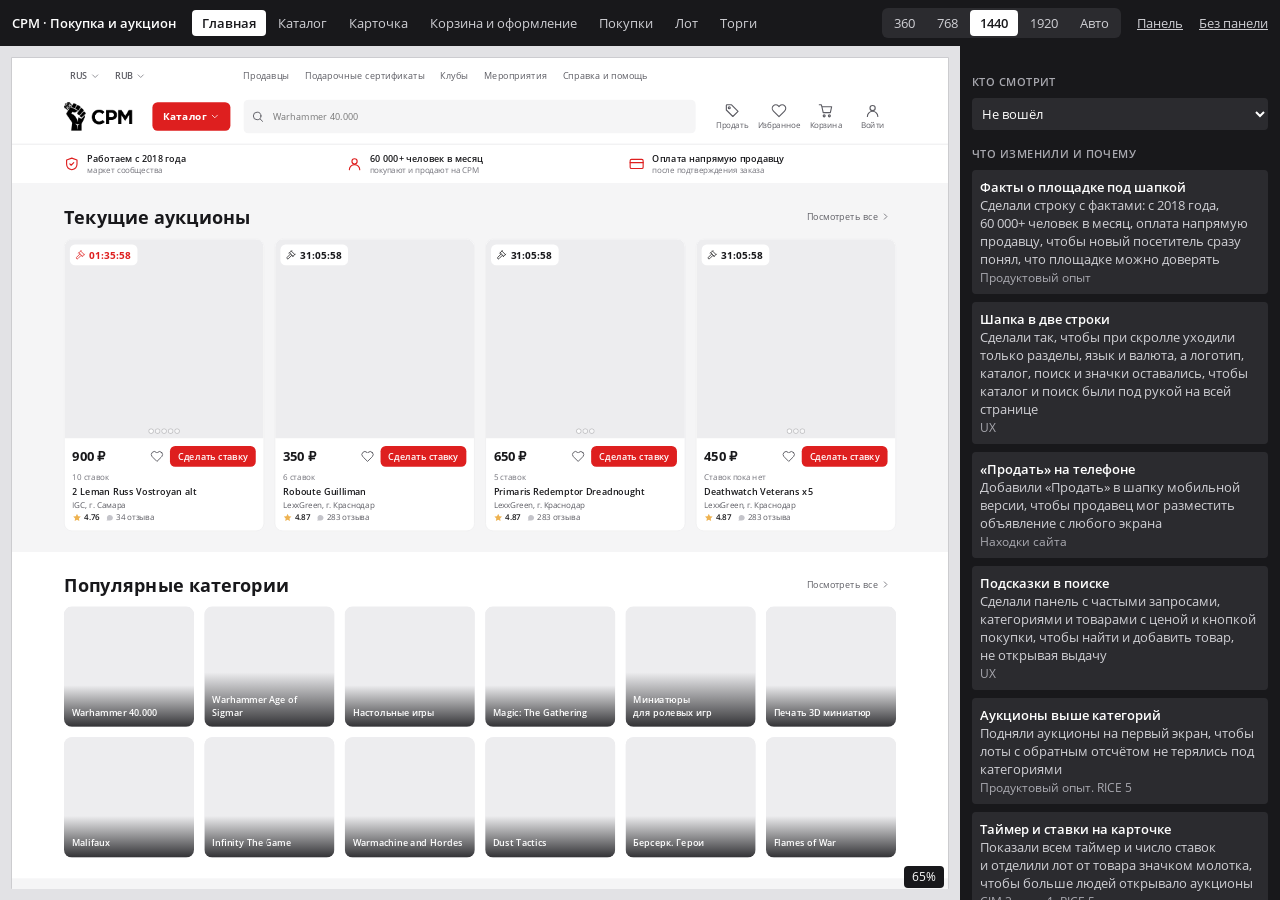
<file: index.html>
<!doctype html>
<html lang="ru">
<head>
<meta charset="utf-8">
<meta name="viewport" content="width=device-width, initial-scale=1">
<meta name="robots" content="noindex, nofollow">
<link rel="icon" href="assets/logo.png">
<title>СРМ: проверка прототипа</title>
<style>
@font-face { font-family: 'Open Sans'; font-weight: 400; src: url('assets/fonts/OpenSans-Regular.woff2') format('woff2'); }
@font-face { font-family: 'Open Sans'; font-weight: 600; src: url('assets/fonts/OpenSans-SemiBold.woff2') format('woff2'); }
:root { --bg: #18181b; --bg2: #2b2b2f; --line: #45454b; --t: #fff; --t2: #cfcfd4; --t3: #a9a9b0; --stage: #e2e2e5; }
* { box-sizing: border-box; }
html, body { height: 100%; margin: 0; }
body { display: grid; grid-template-rows: auto minmax(0, 1fr); font: 400 13px/18px 'Open Sans', sans-serif; background: var(--stage); color: var(--t); overflow: hidden; }
button { font: inherit; color: inherit; background: none; border: 0; cursor: pointer; padding: 0; }
.bar { background: var(--bg); display: flex; align-items: center; gap: 16px; padding: 8px 12px; min-width: 0; }
.bar .ttl { font-weight: 600; white-space: nowrap; }
.route-nav { display: grid; flex: 1; min-width: 0; gap: 4px; }
.steps[hidden] { display: none; }
.steps { display: flex; gap: 2px; overflow-x: auto; flex: 1; min-width: 0; scrollbar-width: none; }
.steps::-webkit-scrollbar { display: none; }
.steps button { flex: none; padding: 4px 10px; border-radius: 4px; color: var(--t2); white-space: nowrap; }
.steps button:hover { background: var(--bg2); }
.steps button.on { background: #fff; color: #18181b; font-weight: 600; }
.seg { display: flex; gap: 2px; background: var(--bg2); padding: 2px; border-radius: 6px; flex: none; }
.seg button { padding: 4px 10px; border-radius: 4px; color: var(--t2); }
.seg button.on { background: #fff; color: #18181b; font-weight: 600; }
.lnk { color: var(--t2); text-decoration: underline; white-space: nowrap; }
.main { display: grid; grid-template-columns: minmax(0, 1fr) 320px; min-height: 0; }
body.no-side .main { grid-template-columns: minmax(0, 1fr); }
body.no-side .side { display: none; }
.stage { position: relative; overflow: hidden; display: flex; justify-content: center; align-items: flex-start; padding: 12px; min-width: 0; }
.frame-box { background: #fff; box-shadow: 0 0 0 1px rgba(24,24,27,.16); transform-origin: top center; flex: none; }
iframe { display: block; width: 100%; height: 100%; border: 0; }
.scale { position: absolute; right: 16px; bottom: 12px; background: var(--bg); padding: 2px 8px; border-radius: 4px; font-size: 12px; }
.side { background: var(--bg); overflow: auto; padding: 12px; }
.side h2 { font-size: 11px; line-height: 16px; letter-spacing: .04em; text-transform: uppercase; color: var(--t3); margin: 16px 0 8px; font-weight: 600; }
.side h2:first-child { margin-top: 0; }
.ctl { display: grid; gap: 4px; }
.ctl button.act { text-align: left; padding: 6px 8px; border-radius: 4px; background: var(--bg2); color: var(--t); }
.ctl button.act:hover { background: var(--line); }
.tgl { display: flex; align-items: center; justify-content: space-between; gap: 8px; padding: 4px 8px; border-radius: 4px; background: var(--bg2); cursor: pointer; }
.tgl input { accent-color: #fb3939; margin: 0; }
.sel { width: 100%; background: var(--bg2); color: var(--t); border: 0; padding: 6px; border-radius: 4px; font: inherit; }
.ann { display: grid; gap: 8px; margin: 0; padding: 0; list-style: none; }
.ann li { padding: 8px; border-radius: 4px; background: var(--bg2); color: var(--t2); }
.ann b { color: var(--t); font-weight: 600; display: block; }
.ann .ref { display: block; margin-top: 2px; color: var(--t3); font-size: 12px; line-height: 16px; }
.ann li.dev { border-left: 2px solid #eeb250; }
.ann li.dev::before { content: 'Для разработки'; display: block; color: #eeb250; font-size: 11px; line-height: 16px; font-weight: 600; }
.side-x { display: none; margin-bottom: 8px; }
@media (max-width: 900px) { .bar { flex-wrap: wrap; } .route-nav { order: 3; flex-basis: 100%; } .main { grid-template-rows: minmax(0, 1fr); } }
@media (max-width: 640px) {
  .main { grid-template-columns: minmax(0, 1fr); }
  .side { display: none; }
  body.side-open .side { display: block; position: fixed; top: 0; right: 0; bottom: 0; width: min(320px, 100%); z-index: 30; }
  .side-x { display: block; }
}
</style>
</head>
<body>
<div class="bar">
  <span class="ttl">СРМ · Покупка и аукцион</span>
  <div class="route-nav"><nav class="steps" id="steps" aria-label="Разделы прототипа"></nav><nav class="steps" id="orderSteps" aria-label="Этапы заказа" hidden></nav></div>
  <div class="seg" id="widths" aria-label="Ширина экрана"></div>
  <button class="lnk" id="sideBtn">Панель</button>
  <a class="lnk" href="app.html?v=110" target="_blank">Без панели</a>
</div>
<div class="main">
  <div class="stage" id="stage">
    <div class="frame-box" id="box"><iframe id="f" src="app.html?v=110#/" title="Прототип"></iframe></div>
    <span class="scale" id="scale" hidden></span>
  </div>
  <aside class="side" id="side"></aside>
</div>
<script>
const STEPS = [['home', 'Главная', '#/'], ['catalog', 'Каталог', '#/catalog'], ['item', 'Карточка', '#/item/strudd'], ['cart', 'Корзина', '#/cart'], ['checkout', 'Оформление', '#/checkout'], ['success', 'Успех', '#/success'], ['lk', 'Покупки', '#/lk/orders'], ['lot', 'Лот', '#/lot/a-leman'], ['bids', 'Торги', '#/lk/auctions']];
const WIDTHS = [[360, '360'], [768, '768'], [1440, '1440'], [1920, '1920'], [0, 'Авто']];

const NOTES = {
  home: [
    ['Факты о площадке под шапкой', 'Сделали строку с фактами: с 2018 года, 60 000+ человек в месяц, оплата напрямую продавцу, чтобы новый посетитель сразу понял, что площадке можно доверять', 'Продуктовый опыт'],
    ['Шапка в две строки', 'Сделали так, чтобы при скролле уходили только разделы, язык и валюта, а логотип, каталог, поиск и значки оставались, чтобы каталог и поиск были под рукой на всей странице', 'UX'],
    ['«Продать» на телефоне', 'Добавили «Продать» в шапку мобильной версии, чтобы продавец мог разместить объявление с любого экрана', 'Находки сайта'],
    ['Подсказки в поиске', 'Сделали панель с частыми запросами, категориями и товарами с ценой и кнопкой покупки, чтобы найти и добавить товар, не открывая выдачу', 'UX'],
    ['Аукционы выше категорий', 'Подняли аукционы на первый экран, чтобы лоты с обратным отсчётом не терялись под категориями', 'Продуктовый опыт. RICE 5'],
    ['Таймер и ставки на карточке', 'Показали всем таймер и число ставок и отделили лот от товара значком молотка, чтобы больше людей открывало аукционы', 'CJM 3, этап 1. RICE 5'],
    ['«Как проходит покупка»', 'Добавили блок из четырёх шагов, чтобы новый покупатель заранее знал, что сначала подтверждает продавец, а платит он потом и напрямую', 'CJM 1, этап 6'],
    ['Продавцы с лучшими отзывами', 'Добавили продавцов с рейтингом и их товарами, чтобы покупатель выбирал из проверенных и меньше боялся незнакомых', 'Продуктовый опыт. RICE 2'],
    ['Клубы и мероприятия вместе', 'Собрали два блока в один и опустили его ниже товаров, чтобы покупка шла первой, а сообщество оставалось на виду', 'Продуктовый опыт'],
    ['«Есть что продать?»', 'Добавили блок для продавцов, чтобы главная работала и на вторую сторону площадки, а не только на покупателя', 'Продуктовый опыт'],
  ],
  catalog: [
    ['Избранное без перехода', 'Объясняем в окне, зачем войти, вместо переброса на страницу входа, чтобы человек не терял выдачу', 'UX'],
    ['Товары выше', 'Свернули теги в одну строку с «Показать ещё», чтобы товары были на первом экране, а не во второй его половине', 'CJM 1, этап 1. RICE 6'],
    ['Категории в фильтрах по шагам', 'Перенесли ряды категорий в фильтры и показываем их по шагам: раздел, группа, подраздел, чтобы не искать нужное в длинном дереве и всегда видеть путь назад', 'CJM 1, этап 1. RICE 6'],
    ['Короткие списки', 'Ограничили категории пятью пунктами до «Ещё», чтобы цена и продавец не уезжали вниз', 'UX'],
    ['Фильтры раскрыты на десктопе', 'Показываем все группы слева от выдачи', 'Обсуждение в Miro'],
    ['Кнопка «Показать» у фильтра', 'На десктопе показываем кнопку с числом результатов рядом с изменённым фильтром. На телефоне она закреплена внизу шторки', 'Обсуждение в Miro'],
    ['Кнопка вместо значка', 'Заменили маленький значок корзины на красную кнопку рядом с ценой, чтобы главное действие было заметно в выдаче', 'UX. RICE 7'],
    ['Количество в карточке', 'Показываем счётчик вместо кнопки после добавления, чтобы менять количество, не уходя из выдачи', 'UX'],
    ['Адаптив: фото крупнее, текста меньше', 'Убрали поля и зазоры почти до нуля, сделали фото выше, убрали город, а кнопку поставили вниз, чтобы фото работало на выбор и на экране помещалось больше товаров', 'UX'],
    ['Продавец на карточке', 'Добавили продавца, город, рейтинг и число отзывов со значком, чтобы оценить продавца без перехода в объявление', 'CJM 1, этап 3. RICE 2'],
    ['Фильтры по кнопке', 'На телефоне и планшете кнопка «Фильтры» открывает панель, а после применения рядом с выбранными фильтрами появляется значок со счётчиком', 'CJM 1, этап 1. RICE 6'],
    ['Телефон: один фильтр', 'Нажатие на выбранный фильтр открывает его группу', 'UX'],
    ['Телефон: вид выдачи', 'Добавили переключатель на одну или две карточки в ряд, чтобы выбирать между фото крупнее и большим числом товаров', 'UX'],
  ],
  item: [
    ['Описание и характеристики на вкладках', 'Разделили их на две вкладки, чтобы блок был короче и описание читалось сразу. Теги оставили под описанием', 'Обратная связь пользователя'],
    ['Своё объявление', 'Показываем продавцу плашку и убираем избранное, подписку и жалобу, чтобы было видно, что это его лот и какое действие доступно', 'UX'],
    ['Фокус на фото и покупке', 'Увеличили галерею и оставили одну главную кнопку, чтобы покупатель быстрее оценил лот', 'Flow 1. CJM 1, этап 2. RICE 7'],
    ['Кнопка рядом с ценой', 'Поставили цену, избранное и кнопку покупки в один ряд, а после добавления показываем количество, чтобы действие не терялось среди равнозначных кнопок', 'Flow 1. RICE 7'],
    ['Панель покупки на телефоне', 'Закрепили цену и кнопку внизу экрана, чтобы не листать до них почти 1000 px', 'Flow 2. CJM 1, этап 2. RICE 4'],
    ['Рейтинг на виду', 'Вывели оценку и число отзывов в блок продавца, чтобы доверие появлялось до открытия вкладок', 'Flow 1. CJM 1, этап 3. RICE 2'],
    ['Отзывы о товаре и о продавце раздельно', 'Оставили рядом с обсуждением отзывы именно об этом лоте, а отзывы о продавце открываем отдельно по ссылке у рейтинга, чтобы покупатель видел, что пишут о товаре, и при желании проверял продавца', 'CJM 1, этап 3. RICE 2'],
    ['Блок продавца на всех ширинах', 'Вывели блок из свёрнутой секции на 768 и 360, чтобы покупатель с телефона видел продавца без лишних нажатий', 'Находки сайта'],
    ['Действия с продавцом значками', 'Сжали подписку, все товары и блокировку до значков с подписью, чтобы они не спорили с кнопкой покупки', 'Flow 1'],
    ['Описание по блокам', 'Разделили характеристики и текст, добавили абзацы и «Показать полностью», чтобы длинное описание читалось и не отодвигало отзывы', 'UX'],
    ['Без окна про Телеграм', 'Убрали поп-ап поверх блока продавца, чтобы он не отвлекал от решения о покупке', 'CJM 3, этап 2. RICE 27'],
    ['Звёзды у каждого отзыва', 'Показали оценку звёздами вместо «положительный» и «отрицательный», чтобы отзывы читались быстрее. Нужно хранить оценку каждого отзыва: сейчас на сайте средний балл и знак отзыва, в прототипе разбивка примерная', '', true],
  ],
  cart: [
    ['Безопасная сделка', 'Защиту можно включить в корзине или при оплате. Выбор сохраняется для каждого продавца, комиссия входит в итог', 'Обсуждение в Miro. Комиссия примерная. Для разработки', 1],
    ['«Будет 2 заказа»', 'Предупреждаем заранее, что у каждого продавца свой заказ, срок и оплата, чтобы две оплаты не стали сюрпризом', 'Flow 4'],
    ['Итог по каждому продавцу', 'Показали сумму в группе и в сводке, чтобы было понятно, сколько платить и кому', 'CJM 1, этап 4. RICE 14'],
    ['Доставка отдельно', 'Написали, что доставка считается на следующем шаге, чтобы итог не вызывал вопросов и не приводил к отменам из-за неожиданной суммы', 'CJM 1, этап 4. RICE 14'],
    ['Кнопка объясняет отказ', 'Показываем причину под кнопкой: товар закончился или мало до минимальной суммы, чтобы покупатель сразу знал, что поправить', 'Таблица валидаций'],
    ['Удаление с отменой', 'Сделали отмену в уведомлении, чтобы случайно удалённый товар не приходилось искать заново', 'UX'],
    ['Фото крупнее', 'Увеличили фото товара, чтобы покупатель узнавал лот в списке и сверял заказ перед оформлением', 'UX'],
    ['Суммы в одном виде', 'Добавили разделитель разрядов на телефоне, чтобы крупные суммы читались так же, как на оформлении', 'Находки сайта'],
    ['Количество у всех товаров', 'Показали количество у всех продавцов, чтобы покупатель не оформлял несколько заказов на одинаковые товары. Сейчас на сайте это только у PRO, предел в прототипе это остаток', '', true],
  ],
  checkout: [
    ['Вход одной строкой', 'Заменили блок «Авторизация» строкой, чтобы форма стала короче, а гость сразу увидел, что вход не нужен', 'CJM 1, этап 5. RICE 3'],
    ['Понятные шаги', 'Разбили форму на получателя, доставку и оплату, чтобы было видно, что осталось заполнить', 'Flow 3'],
    ['Телефон: четыре шага', 'Разложили форму по шагам с проверкой в конце, чтобы не листать длинную страницу и видеть заказ целиком перед отправкой', 'Flow 3'],
    ['Зачем данные получателя', 'Написали, что заказ выдадут по этим данным, чтобы человек проверил их и не ошибся с именем', 'Flow 3'],
    ['Сначала доставка, потом адрес', 'Спрашиваем город, затем способ, и только потом адрес, если он нужен, чтобы было меньше ошибок и возвратов к форме', 'Flow 3. CJM 1, этап 5. RICE 29'],
    ['Только доступная доставка', 'Убрали серые варианты без объяснения и показываем способы для выбранного города, чтобы было меньше вопросов о доставке', 'Flow 3. CJM 1, этап 5. RICE 9'],
    ['Ошибки рядом с полем', 'Проверяем поле при выходе из него и ведём к первой ошибке при отправке, чтобы заказ нельзя было отправить без доставки и не приходилось искать, что не так', 'Flow 3'],
    ['Оплата отдельным блоком', 'Способ оплаты и комментарий относятся к продавцу. Промокоды и сертификаты вводят в итоге заказа', 'Flow 3. UX'],
    ['Заметно про оплату', 'Написали «Сейчас платить не нужно» у кнопки, чтобы покупатель не ждал списания и не боялся нажать', 'CJM 1, этап 5'],
    ['Предупреждение о доставке', 'Сказали, что сумму доставки подтвердит продавец, чтобы её изменение не стало неожиданностью', 'CJM 2, этап 2. RICE 14'],
    ['«Оформить заказ»', 'Заменили «ПОДТВЕРДИТЬ», чтобы не путать действие покупателя с подтверждением продавца', 'UX'],
    ['ФИО одним полем', 'Объединили три поля в одно, чтобы вводить быстрее. На сервере нужно разбирать строку или хранить одно поле', '', true],
    ['Адрес отдельными полями', 'Разбили адрес на улицу, дом, квартиру и индекс, чтобы меньше ошибаться. На сервере одно поле адреса: нужно разбить или склеивать при сохранении', '', true],
    ['Единый поиск города', 'Ищем город сразу, без выбора региона, чтобы не делать лишний шаг. Регион нужно определять по городу', '', true],
    ['Улица не нужна при пункте выдачи', 'Не спрашиваем улицу у пунктов выдачи, чтобы не вводить лишнее. Сейчас сервер требует регион, город и улицу для всех доставок, кроме самовывоза', '', true],
    ['Свой адрес у второго заказа', 'Дали отдельный адрес для заказа другого продавца, чтобы отправить его в другое место. Нужно хранить адрес на заказ', '', true],
  ],
  success: [
    ['Вошедшему без блока про аккаунт', 'Убрали блок про создание аккаунта и вход для вошедшего покупателя, чтобы вести его сразу к заказу', 'UX'],
    ['Честный срок', 'Назвали 48 часов и конкретную дату вместо «в течение суток», чтобы обещание совпадало с таймером и было меньше обращений', 'Flow 6. CJM 2, этап 2. RICE 8'],
    ['Что будет дальше', 'Показали шаги и срок каждого сразу на экране, чтобы покупатель знал, чей ход и что случится, если не успеть', 'Flow 6, 7. CJM 2, этап 1. RICE 12, 28'],
    ['Состав заказа', 'Вывели номер, статус, товары, доставку, оплату и итог, чтобы было меньше обращений «где мой заказ»', 'Flow 6. CJM 1, этап 6. RICE 11'],
    ['Аккаунт создан: говорим прямо', 'Сообщаем логин и где взять пароль, чтобы гость знал, что зарегистрирован, и нашёл заказ, реквизиты и чек', 'Flow 5. CJM 1, этап 6. RICE 17'],
    ['Подписка на статус', 'Заменили рекламу Телеграма на выбор ВК или Телеграма, потому что из ВК приходит 40% заходов', 'Обсуждение в Miro'],
    ['Контакт для связи', 'Дали вошедшему покупателю оставить контакт, чтобы продавцу было проще уточнить детали заказа', 'Обсуждение в Miro. Для разработки', 1],
    ['Автовход после заказа', 'Кнопка ведёт на вход, потому что сейчас гость не входит автоматически. Предлагаем автовход, чтобы он сразу попадал в заказ', '', true],
  ],
  lk: [
    ['Что дальше на каждом статусе', 'Показываем, чей сейчас ход, что сделать и до какого срока, чтобы меньше писали в поддержку', 'Поддержка: 55% обращений после заказа. CJM 2'],
    ['Страница заказа', 'Вынесли шаги, доставку, оплату, продавца и действия на отдельную страницу, а в списке оставили статус, срок и главную кнопку, чтобы список читался быстро', 'Обратная связь пользователя'],
    ['Поиск и фильтры', 'Вернули поиск и фильтры по статусу, оплате и доставке, как на сайте, и добавили поиск по товару и продавцу', 'Находки сайта'],
    ['Понятные шаги', 'Шаги подписаны по смыслу: что уже было и что происходит сейчас', 'CJM 2'],
    ['Окно оплаты', 'Добавили срок и последствия, имя файла, ошибки и сообщение об успехе, убрали бледную отмену из окна', 'Flow 5. CJM 2'],
    ['Чек в заказе', 'Показываем отправленный чек в деталях заказа, чтобы его можно было открыть', 'Находки сайта'],
    ['Подтверждение получения', 'Развели «Заказ получен» и спор: спор открывается из окна подтверждения с понятным предупреждением', 'Поддержка'],
    ['Отзыв', 'Подписали поле «Ваш отзыв», убрали готовую пятёрку и показали ошибки по каждому полю', 'Находки сайта'],
    ['Отзыв на отменённый заказ', 'Оставили отзыв, если заказ был в обработке, как на сайте', 'Обсуждение в Miro'],
    ['Отмена после оплаты и смена доставки', 'В примере «Смена доставки и отмена после оплаты» показываем запрос к продавцу', 'Поддержка. Для разработки: логики на сайте нет', 1],
  ],
  lot: [
    ['Страница лота', 'Собрали лот по образцу карточки товара: фото и таймер главные, ставка рядом', 'Flow 3. CJM 3'],
    ['Красный таймер', 'Красим таймер только в последние два часа, чтобы цвет значил срочность', 'Обсуждение в Miro'],
    ['Условия до ставки', 'Показываем доставку, штраф и резерв рядом со ставкой, чтобы не узнавать о них после победы', 'Поддержка'],
    ['Ошибка ставки', 'Показываем причину и минимум рядом с полем: сейчас ставка ниже стартовой не проходит молча', 'Находки сайта'],
    ['Подтверждение на месте', 'Подтверждаем ставку прямо в панели, без диалога, чтобы ставить быстро в последние минуты. Предупреждаем, что ставку не отменить, и о сумме намного выше текущей', 'Обратная связь пользователя. Поддержка'],
    ['Почта прямо в окне', 'Подтверждаем почту кодом в окне ставки, потому что в профиле нужной кнопки нет', 'Поддержка: 42 обращения. Для разработки', 1],
    ['Обсуждение и описание', 'Дали лоту те же описание, характеристики и обсуждение, что и карточке товара', 'UX'],
    ['Завершённый лот из торгов', 'Не показываем поле ставки, если лот открыт из завершённых торгов', 'Обратная связь пользователя'],
    ['Экран победы', 'Показываем шаги и срок 48 часов, чтобы победитель понял, что лот уже в корзине', 'Поддержка. CJM 3'],
    ['Резерв', 'Единый статус «Резерв не достигнут» вместо письма о победе и отмены', 'Поддержка'],
  ],
  bids: [
    ['Метка о незавершённом', 'Показываем счётчик в меню профиля и ЛК, пока выигранный лот не оформлен, чтобы не пропустить срок 48 часов и штраф', 'Поддержка. CJM 3'],
    ['Статус каждого лота', 'Показываем лидерство, перебитую ставку и итог меткой, чтобы не считать суммы самому', 'CJM 3'],
    ['Автоставка на виду', 'Показываем сумму автоставки и на лоте, и здесь', 'Находки сайта'],
    ['Одно действие в карточке', 'Даём кнопку по ситуации: поставить снова, оформить заказ или открыть лот', 'UX'],
  ],
};

const HINTS = {
  catalog: ['Работают цена, город, оригинальность, состояние, материал, комплектация, категории и поиск. «Продавец» и «Безопасность» только запоминаются: таких данных у лотов нет', 'Лотов 19, поэтому «по 48» и «по 96» выдачу не меняют'],
  item: ['Выберите, кто смотрит, выше: форма обсуждения, подписка и жалоба есть только после входа. Продавец это PocketSized Prints, его лот Strudd Panzermensh', 'Отзывы о товаре и теги примерные: отзывы взяты из отзывов о продавце, теги подобраны вручную'],
  lk: ['Выберите «Вошёл, покупатель» в блоке «Кто смотрит»: без входа ЛК просит войти'],
  lot: ['Код подтверждения почты 1234', 'Свой аукцион виден при роли продавца'],
  bids: ['Выберите «Вошёл, покупатель» в блоке «Кто смотрит»'],
  cart: ['Включите безопасную сделку у продавца и перейдите к оформлению. На шаге оплаты можно изменить выбор и вернуться в корзину'],
  checkout: ['Безопасная сделка доступна и на шаге оплаты. При выборе наличных защита отключается', 'В итоге заказа вводите коды по одному. MINI10 — 10% на товары PRO-продавца, SHIP200 — до 200 ₽ на его доставку. GIFT500 и GIFT1000 — сертификаты на 500 и 1 000 ₽. Сначала применяются промокоды, затем сертификаты в порядке ввода', 'Наличные видны только при самовывозе'],
  success: ['Состояния «Email есть в базе» и «Автоподтверждение у PRO» переключаются выше'],
};

const LOTS = [['live', 'Идут торги'], ['lead', 'Вы лидируете'], ['outbid', 'Ставку перебили'], ['auto', 'Есть автоставка'], ['won', 'Вы выиграли'], ['lost', 'Выиграл другой'], ['reserve', 'Резерв не достигнут'], ['ended', 'Завершён без ставок']];
const ROLES = [['guest', 'Не вошёл'], ['buyer', 'Вошёл, покупатель'], ['seller', 'Вошёл, продавец своего лота']];

const CTRLS = {
  home: [],
  catalog: [],
  lk: [{ t: 'go', l: 'Открыть заказ', h: '#/lk/order/464811' }, { t: 'go', l: 'Заказ с безопасной сделкой', h: '#/lk/order/464808' }, { t: 'go', l: 'Смена доставки и отмена после оплаты', h: '#/lk/order/464806?demo=change-order' }, { t: 'flag', k: 'noOrders', l: 'Нет заказов' }, { t: 'flag', k: 'minus', l: 'Минус на балансе' }, { t: 'flag', k: 'rcFail', l: 'Сбой загрузки чека' }, { t: 'msg', m: { type: 'mfm-rc', value: 'ok' }, l: 'Окно оплаты: файл выбран' }, { t: 'msg', m: { type: 'mfm-rc', value: 'big' }, l: 'Окно оплаты: файл больше 20 МБ' }, { t: 'msg', m: { type: 'mfm-rc', value: 'bad' }, l: 'Окно оплаты: неверный формат' }],
  lot: [{ t: 'lot' }, { t: 'flag', k: 'noEmail', l: 'Почта не подтверждена' }, { t: 'flag', k: 'minus', l: 'Минус на балансе' }, { t: 'go', l: 'Открыть свой аукцион', h: '#/lot/a-own' }, { t: 'go', l: 'Лот с резервом', h: '#/lot/a-leman' }, { t: 'go', l: 'Лот с блиц-ценой', h: '#/lot/a-guilliman' }],
  bids: [{ t: 'flag', k: 'noBids', l: 'Не участвовал в торгах' }],
  item: [{ t: 'flag', k: 'soldOut', l: 'Нет в наличии' }],
  cart: [{ t: 'preset', n: 'empty', l: 'Пустая корзина' }, { t: 'preset', n: 'one', l: 'Один продавец' }, { t: 'preset', n: 'multi', l: 'Один продавец · 2 разных товара' }, { t: 'preset', n: 'two', l: 'Два продавца' }, { t: 'preset', n: 'twoPro', l: 'Два PRO-продавца · независимая защита' }, { t: 'preset', n: 'three', l: 'Три товара у двух продавцов' }, { t: 'flag', k: 'itemOut', l: 'Товар закончился' }, { t: 'flag', k: 'partial', l: 'Остаток меньше выбранного' }, { t: 'flag', k: 'minSum', l: 'Минимальная сумма продавца' }],
  checkout: [{ t: 'fill', l: 'Заполнить форму' }, { t: 'empty', l: 'Отправить пустую форму' }, { t: 'preset', n: 'multi', l: 'Один продавец · 2 разных товара' }, { t: 'preset', n: 'two', l: 'Два продавца' }, { t: 'preset', n: 'twoPro', l: 'Два PRO-продавца · выбор для промокода' }, { t: 'preset', n: 'cash', l: 'Самовывоз: есть наличные' }, { t: 'select', k: 'fail', l: 'Ответ сервера', o: [['none', 'Заказ создан'], ['changed', 'Сумма изменилась'], ['out', 'Товар закончился'], ['balance', 'Отрицательный баланс']] }],
  success: [{ t: 'flag', k: 'emailExists', guest: true, l: 'Email уже есть в базе' }, { t: 'flag', k: 'autoConfirm', l: 'Автоподтверждение у PRO' }],
};

const $ = (s) => document.querySelector(s);
const f = $('#f'), box = $('#box'), stage = $('#stage'), scaleEl = $('#scale');
let st = { route: 'home', flags: {} };
let width = 1440;
try { const w = localStorage.getItem('mfm-width'); if (w !== null) width = +w; } catch (e) { /* без хранилища */ }
const send = (m) => f.contentWindow.postMessage(m, '*');
const nb = (s) => s.replace(/(^|[\s(«—])(а|в|во|и|к|о|об|от|до|по|за|из|на|не|но|с|со|у|для|без|или|что)\s/gi, '$1$2 ');

function layout() {
  const aw = stage.clientWidth - 24, ah = stage.clientHeight - 24;
  if (!width) { box.style.cssText = `width:${aw}px;height:${ah}px`; scaleEl.hidden = true; return; }
  const s = Math.min(1, aw / width);
  box.style.cssText = `width:${width}px;height:${Math.round(ah / s)}px;transform:scale(${s})`;
  scaleEl.hidden = s === 1; scaleEl.textContent = Math.round(s * 100) + '%';
}
const orderRoutes = ['cart', 'checkout', 'success'];
function stepButton(k, l, active) {
  return `<button data-s="${k}" aria-pressed="${active}" class="${active ? 'on' : ''}">${l}</button>`;
}
function drawTop() {
  $('#steps').innerHTML = STEPS.filter(([k]) => !orderRoutes.includes(k) || k === 'cart').map(([k, l]) =>
    k === 'cart' ? stepButton('cart', 'Корзина и оформление', orderRoutes.includes(st.route)) : stepButton(k, l, st.route === k)
  ).join('');
  const inside = orderRoutes.includes(st.route);
  $('#orderSteps').hidden = !inside;
  $('#orderSteps').innerHTML = inside ? STEPS.filter(([k]) => orderRoutes.includes(k)).map(([k, l]) => stepButton(k, l, st.route === k)).join('') : '';
  $('#widths').innerHTML = WIDTHS.map(([w, l]) => `<button data-w="${w}" class="${width === w ? 'on' : ''}">${l}</button>`).join('');
}
function drawSide() {
  const c = (CTRLS[st.route] || []).filter((x) => !x.guest || !st.flags.role || st.flags.role === 'guest');
  const n = NOTES[st.route] || [];
  const hints = HINTS[st.route] || [];
  const ctl = c.map((x) => {
    if (x.t === 'flag') return `<label class="tgl"><span>${x.l}</span><input type="checkbox" data-flag="${x.k}" ${st.flags[x.k] ? 'checked' : ''}></label>`;
    if (x.t === 'preset') return `<button class="act" data-preset="${x.n}">${x.l}</button>`;
    if (x.t === 'msg') return `<button class="act" data-msg='${JSON.stringify(x.m)}'>${x.l}</button>`;
    if (x.t === 'go') return `<button class="act" data-go="${x.h}">${x.l}</button>`;
    if (x.t === 'lot') return `<label>Состояние лота<select class="sel" data-lot style="margin-top:4px">${LOTS.map(([v, t]) => `<option value="${v}" ${(st.lotSt || 'live') === v ? 'selected' : ''}>${t}</option>`).join('')}</select></label>`;
    if (x.t === 'fill') return `<button class="act" data-fill>${x.l}</button>`;
    if (x.t === 'empty') return `<button class="act" data-empty>${x.l}</button>`;
    if (x.t === 'select') return `<label>${x.l}<select class="sel" data-sel="${x.k}" style="margin-top:4px">${x.o.map(([v, t]) => `<option value="${v}" ${st.flags[x.k] === v ? 'selected' : ''}>${t}</option>`).join('')}</select></label>`;
    return '';
  }).join('');
  const roles = ROLES.map(([v, t]) => `<option value="${v}" ${(st.flags.role || 'guest') === v ? 'selected' : ''}>${t}</option>`).join('');
  $('#side').innerHTML = `<button class="lnk side-x" id="sideClose">Скрыть панель</button><h2>Кто смотрит</h2><select class="sel" data-sel="role" aria-label="Кто смотрит">${roles}</select>${ctl ? `<h2>Состояния</h2><div class="ctl">${ctl}</div>` : ''}
    <h2>Что изменили и почему</h2>
    <ul class="ann">${n.map(([a, b, r, dev]) => `<li class="${dev ? 'dev' : ''}"><b>${nb(a)}</b>${nb(b)}${r ? `<span class="ref">${r}</span>` : ''}</li>`).join('')}</ul>
    ${hints.length ? `<h2>Как проверить</h2><ul class="ann">${hints.map((t) => `<li>${nb(t)}</li>`).join('')}</ul>` : ''}
    <h2>Прототип</h2><div class="ctl"><button class="act" data-reset>Начать сценарий заново</button></div>`;
}
window.addEventListener('message', (e) => {
  if (!e.data || e.data.type !== 'mfm-state') return;
  const changed = e.data.route !== st.route || JSON.stringify(e.data.flags) !== JSON.stringify(st.flags) || e.data.lotSt !== st.lotSt;
  st = e.data; drawTop(); if (changed) drawSide();
});
document.addEventListener('click', (e) => {
  const t = e.target;
  if (t.dataset.s) { const s = STEPS.find(([k]) => k === t.dataset.s); send({ type: 'mfm-go', hash: s[2] }); }
  if (t.dataset.w !== undefined) { width = +t.dataset.w; try { localStorage.setItem('mfm-width', width); } catch (e2) { /* без хранилища */ } drawTop(); layout(); }
  if (t.dataset.msg) send(JSON.parse(t.dataset.msg));
  if (t.dataset.go) send({ type: 'mfm-go', hash: t.dataset.go });
  if (t.dataset.preset) send({ type: 'mfm-preset', name: t.dataset.preset });
  if ('fill' in t.dataset) send({ type: 'mfm-fill' });
  if ('empty' in t.dataset) send({ type: 'mfm-empty-submit' });
  if ('reset' in t.dataset) send({ type: 'mfm-reset' });
  if (t.id === 'sideBtn') { document.body.classList.toggle(window.innerWidth <= 640 ? 'side-open' : 'no-side'); layout(); }
  if (t.id === 'sideClose') document.body.classList.remove('side-open');
});
document.addEventListener('change', (e) => {
  const t = e.target;
  if ('lot' in t.dataset) send({ type: 'mfm-lot', value: t.value });
  if (t.dataset.flag) send({ type: 'mfm-flag', key: t.dataset.flag, value: t.checked });
  if (t.dataset.sel) send({ type: 'mfm-flag', key: t.dataset.sel, value: t.value });
});
window.addEventListener('resize', layout);
drawTop(); drawSide(); layout();
</script>
</body>
</html>
</file>
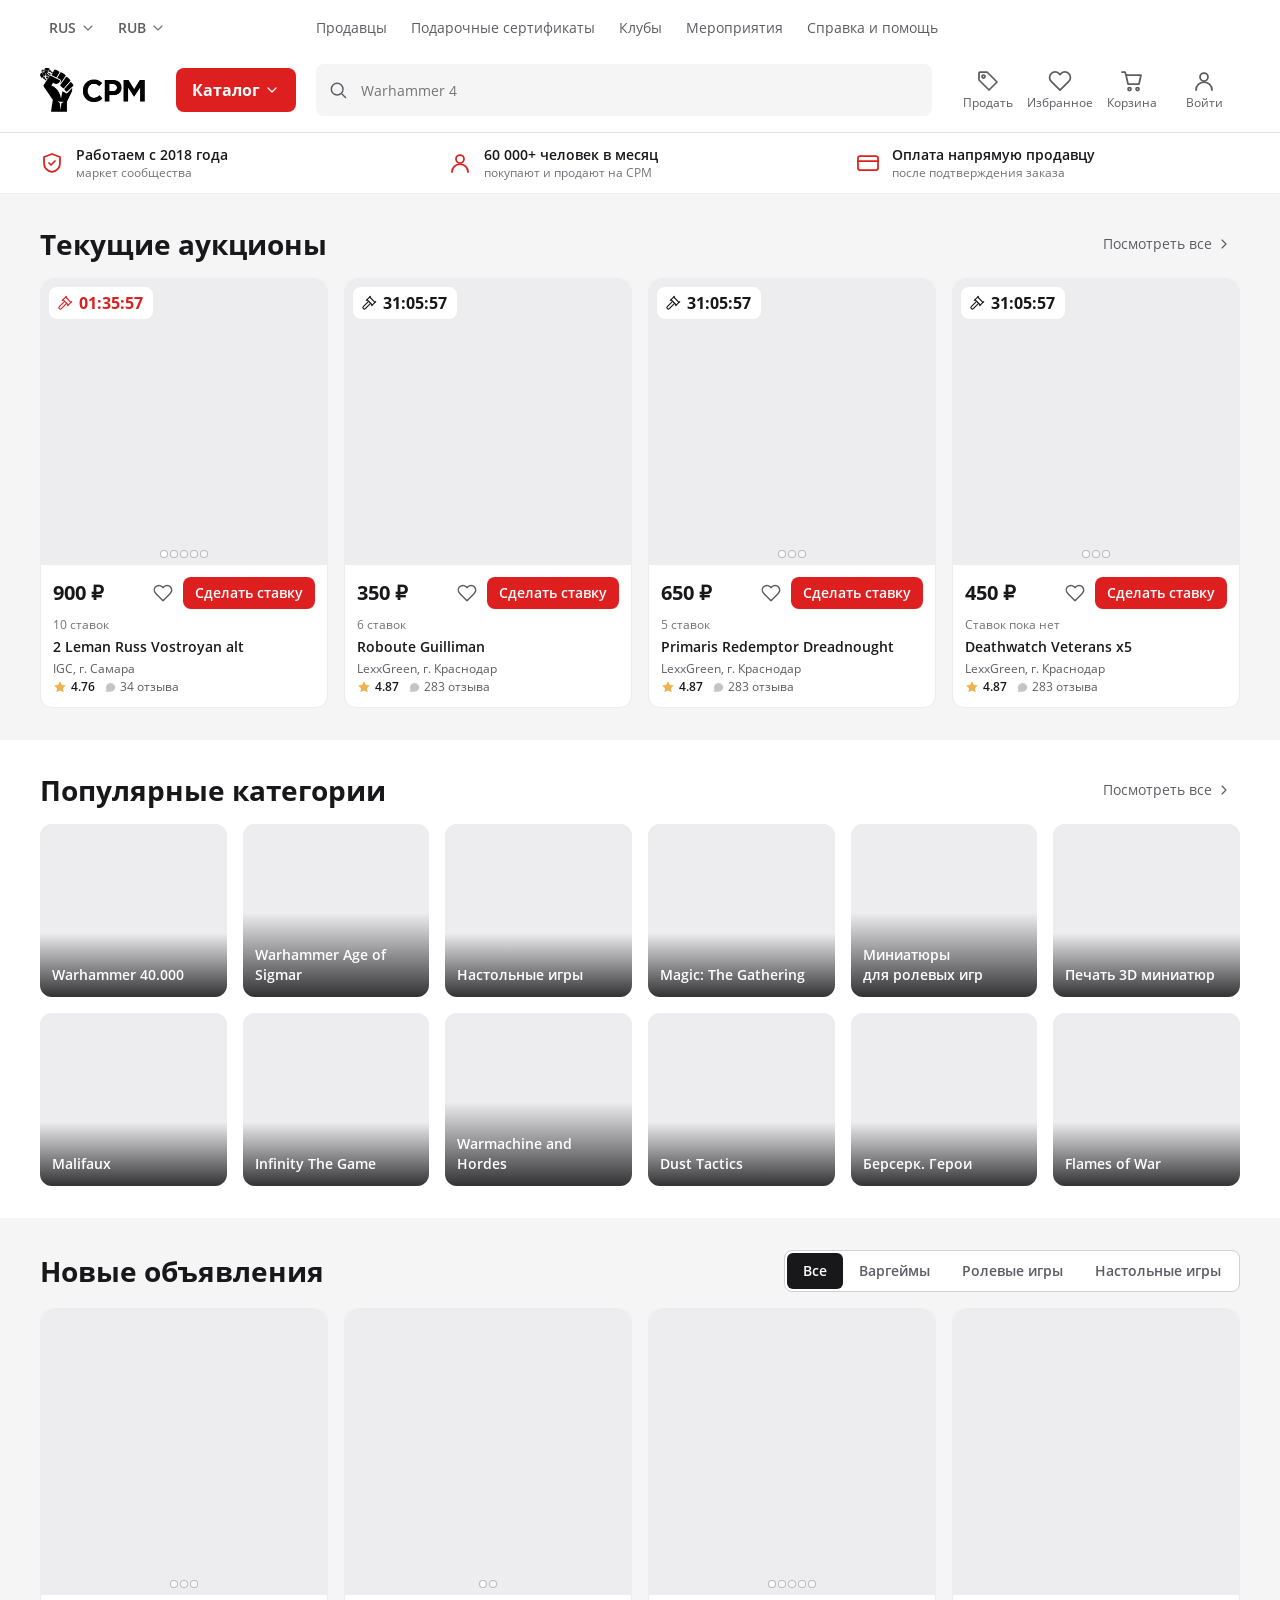
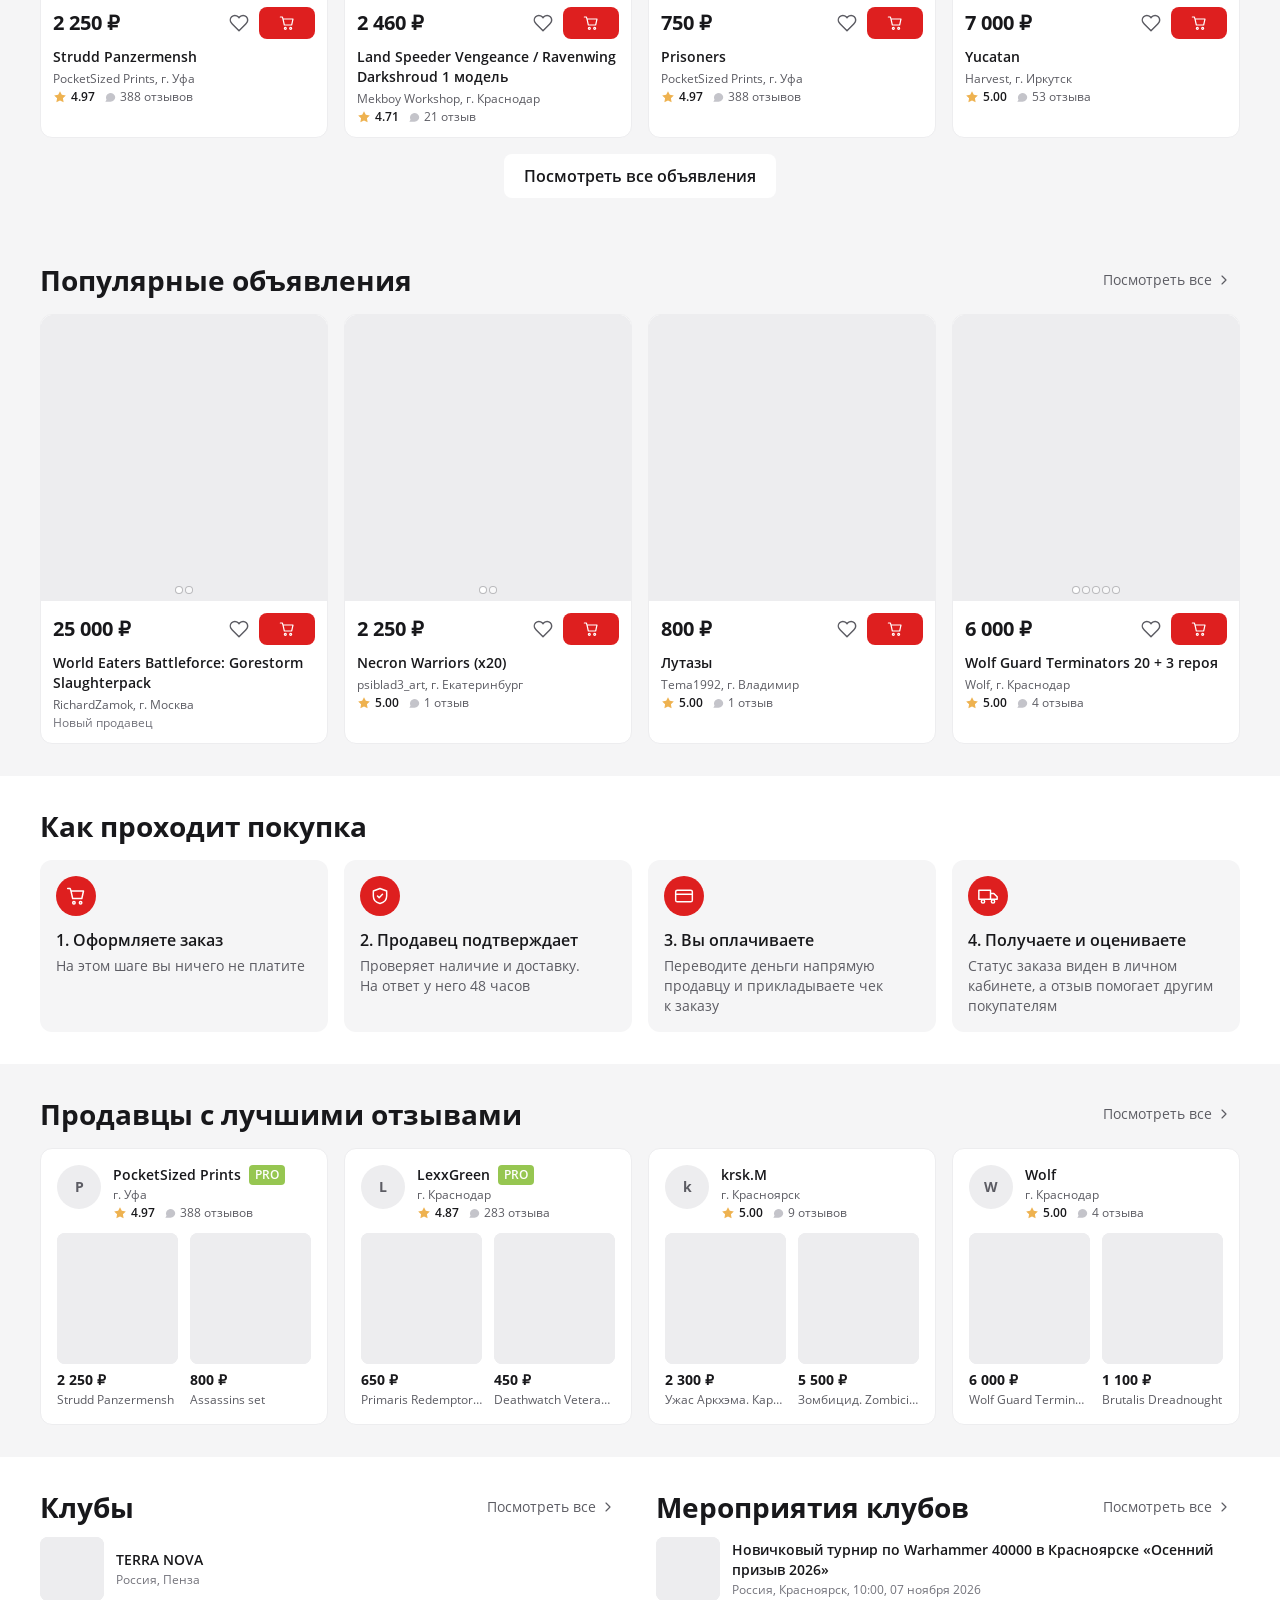
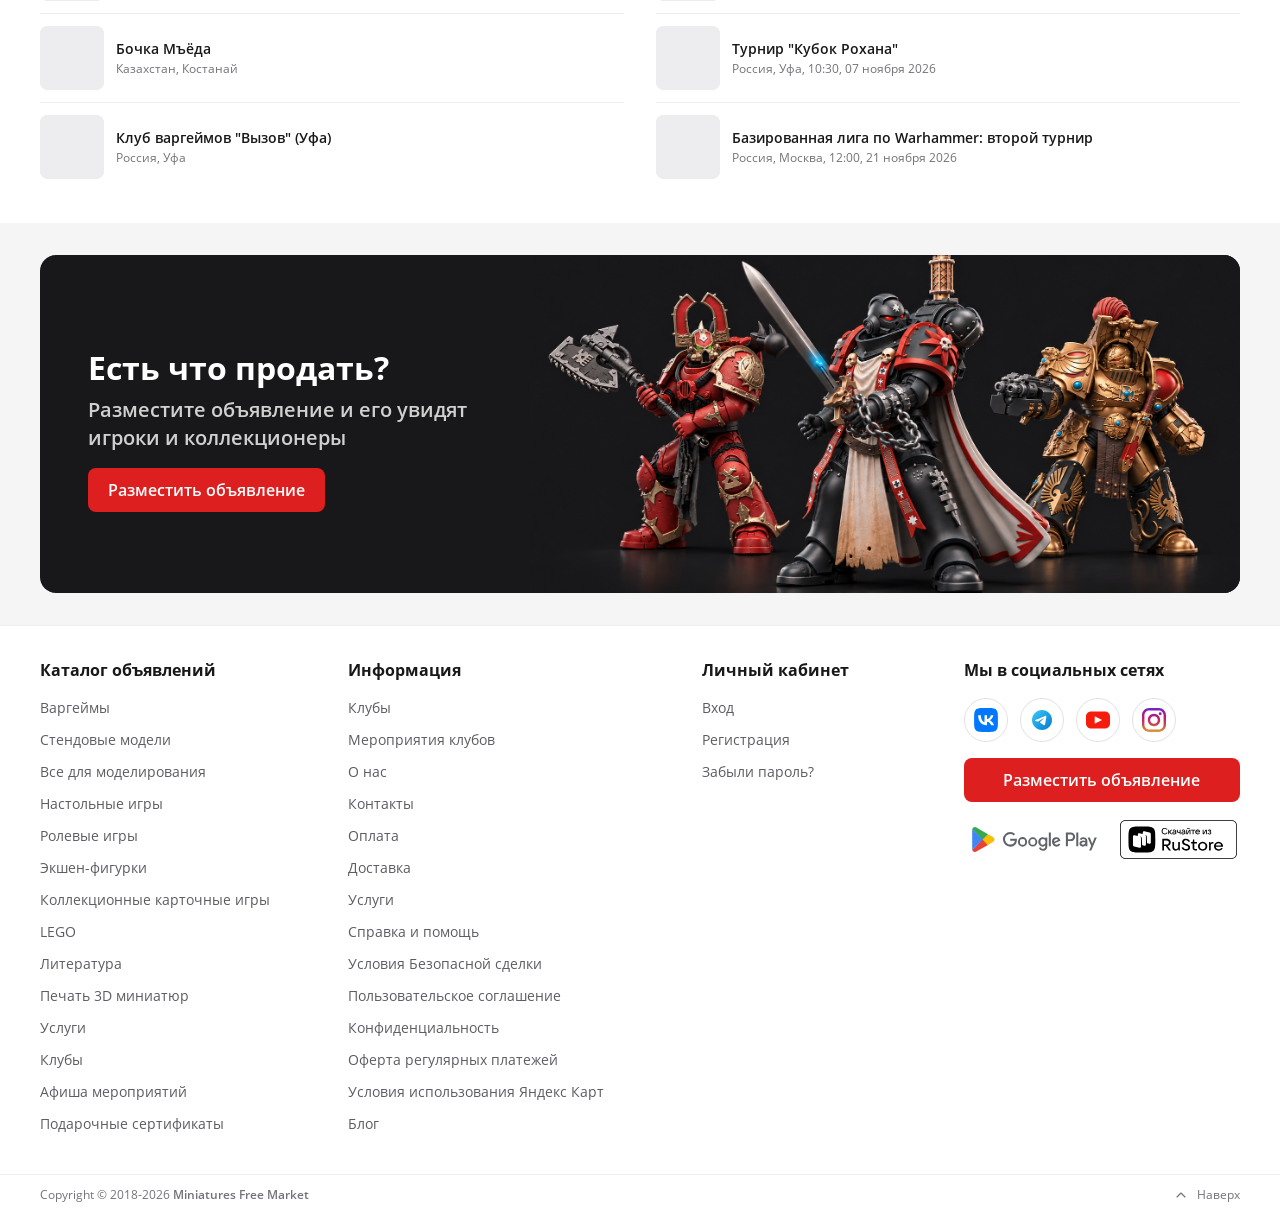
<file: app.html>
<!doctype html>
<html lang="ru">
<head>
<meta charset="utf-8">
<meta name="viewport" content="width=device-width, initial-scale=1, viewport-fit=cover">
<meta name="robots" content="noindex, nofollow">
<link rel="icon" href="assets/logo.png">
<title>СРМ: покупка и аукцион</title>
<link rel="stylesheet" href="app.css?v=110">
<link rel="stylesheet" href="v3.css?v=110">
</head>
<body>
<div id="app"></div>
<div id="ov"></div>
<script src="data.js?v=110"></script>
<script src="data-menu.js?v=110"></script>
<script src="data-desc.js?v=110"></script>
<script src="app.js?v=110"></script>
</body>
</html>
</file>
<file: app.css>
/* Токены: библиотека «СРМ v2». Размеры и отступы кратны 2 и 4, тени только у всплывающих слоёв. */
@font-face { font-family: 'Open Sans'; font-weight: 400; font-display: swap; src: url('assets/fonts/OpenSans-Regular.woff2') format('woff2'); }
@font-face { font-family: 'Open Sans'; font-weight: 600; font-display: swap; src: url('assets/fonts/OpenSans-SemiBold.woff2') format('woff2'); }
@font-face { font-family: 'Open Sans'; font-weight: 700; font-display: swap; src: url('assets/fonts/OpenSans-Bold.woff2') format('woff2'); }

:root {
  --surface-page: #f5f5f6; --surface: #fff; --surface-muted: #f5f5f6; --surface-subtle: #ededef; --surface-inverse: #18181b;
  --surface-brand-subtle: #fff1f1; --surface-success: #f0f8e6; --surface-warning: #fff7e8; --surface-danger: #fff1f1; --surface-info: #ebf3fe;
  --text: #18181b; --text-2: #5c5c63; --text-3: #73737b; --text-disabled: #a9a9b0; --text-inverse: #fff;
  --text-brand: #de1f1f; --text-success: #3f7312; --text-warning: #8a5600; --text-danger: #ba1717; --text-info: #1558b8;
  --border: #e2e2e5; --border-subtle: #ededef; --border-strong: #cfcfd4; --border-focus: #18181b; --border-danger: #de1f1f; --border-warning: #eeb250;
  --brand: #de1f1f; --brand-hover: #ba1717; --brand-pressed: #9a1818;
  --gold: #eeb250; --green: #5c9423;
  --r-sm: 4px; --r-md: 8px; --r-lg: 12px; --r-xl: 16px; --r-full: 999px;
  --h-sm: 32px; --h-md: 40px; --h-lg: 44px;
  --gutter: 16px;
  --shadow: 0 8px 24px rgba(24, 24, 27, .16);
  --sticky-h: 0px;
}
@media (min-width: 768px) { :root { --gutter: 24px; } }
@media (min-width: 1280px) { :root { --gutter: 40px; } }

* { box-sizing: border-box; }
html { -webkit-text-size-adjust: 100%; }
body { margin: 0; background: var(--surface-page); color: var(--text); font: 400 14px/20px 'Open Sans', -apple-system, sans-serif; -webkit-font-smoothing: antialiased; overflow-x: hidden; }
h1, h2, h3, p, ul, ol { margin: 0; padding: 0; }
ul, ol { list-style: none; }
a { color: inherit; text-decoration: none; }
button { font: inherit; color: inherit; background: none; border: 0; padding: 0; cursor: pointer; }
img { display: block; max-width: 100%; }
input, select, textarea { font: inherit; color: inherit; }
:focus-visible { outline: 2px solid var(--border-focus); outline-offset: 2px; }
svg.i { display: block; flex: none; fill: none; stroke: currentColor; stroke-width: 1.75; stroke-linecap: round; stroke-linejoin: round; }
svg.i.fill { fill: currentColor; stroke: none; }

.wrap { width: 100%; max-width: 1360px; margin: 0 auto; padding: 0 var(--gutter); }
.h1 { font-size: 24px; line-height: 32px; font-weight: 700; }
.h2 { font-size: 20px; line-height: 28px; font-weight: 600; }
.h3 { font-size: 16px; line-height: 24px; font-weight: 600; }
.t12 { font-size: 12px; line-height: 16px; }
.t16 { font-size: 16px; line-height: 24px; }
.sb { font-weight: 600; }
.c2 { color: var(--text-2); } .c3 { color: var(--text-3); }
.link { color: var(--text-info); }
.link:hover { color: var(--brand); }
.row { display: flex; align-items: center; gap: 8px; }
.between { display: flex; align-items: center; justify-content: space-between; gap: 16px; }
.stack-4 > * + * { margin-top: 4px; } .stack-8 > * + * { margin-top: 8px; } .stack-12 > * + * { margin-top: 12px; } .stack-16 > * + * { margin-top: 16px; } .stack-24 > * + * { margin-top: 24px; }
@media (max-width: 767px) { .hide-m { display: none !important; } }
@media (min-width: 768px) { .hide-t { display: none !important; } }
@media (min-width: 1024px) { .hide-d { display: none !important; } }
@media (min-width: 1024px) { .h1 { font-size: 28px; line-height: 36px; } }

/* Кнопки */
.btn { display: inline-flex; align-items: center; justify-content: center; gap: 8px; height: var(--h-md); padding: 0 16px; border-radius: var(--r-md); font-weight: 600; font-size: 14px; line-height: 20px; white-space: nowrap; transition: background .12s, border-color .12s; border: 1px solid transparent; }
.btn.lg { height: var(--h-lg); padding: 0 20px; font-size: 16px; line-height: 24px; }
.btn.sm { height: var(--h-sm); padding: 0 12px; }
.btn.block { width: 100%; }
.btn.primary { background: var(--brand); color: var(--text-inverse); }
.btn.primary:hover { background: var(--brand-hover); } .btn.primary:active { background: var(--brand-pressed); }
.btn.secondary { background: var(--surface); border-color: var(--border-strong); }
.btn.secondary:hover { background: var(--surface-muted); } .btn.secondary:active { background: var(--surface-subtle); }
.btn.ghost:hover { background: var(--surface-subtle); }
.btn.ok { background: var(--surface-success); color: var(--text-success); }
.btn.ok:hover { background: #dff0c8; }
.btn[disabled], .btn.is-disabled { background: var(--surface-subtle); color: var(--text-disabled); border-color: transparent; cursor: not-allowed; }
.btn.is-loading { pointer-events: none; }
.spin { width: 18px; height: 18px; border-radius: 50%; border: 2px solid rgba(255, 255, 255, .4); border-top-color: #fff; animation: spin .7s linear infinite; }
@keyframes spin { to { transform: rotate(360deg); } }
.icon-btn { display: inline-flex; align-items: center; justify-content: center; width: var(--h-md); height: var(--h-md); border-radius: var(--r-md); position: relative; flex: none; }
.icon-btn:hover { background: var(--surface-subtle); }
.icon-btn.line { border: 1px solid var(--border-strong); background: var(--surface); }
.icon-btn.line.lg { width: var(--h-lg); height: var(--h-lg); }
.fav-on { color: var(--brand); } .fav-on svg { fill: var(--brand); }

/* Шапка */
.hdr { background: var(--surface); border-bottom: 1px solid var(--border); position: sticky; top: 0; z-index: 30; }
.hdr-row { display: flex; align-items: center; gap: 8px; height: 56px; }
.logo { display: block; flex: none; } .logo img { height: 32px; width: auto; }
.hdr-search { position: relative; flex: 1; min-width: 0; }
.hdr-search input { width: 100%; height: var(--h-md); padding: 0 12px 0 40px; border-radius: var(--r-md); border: 1px solid var(--border-strong); background: var(--surface); outline: 0; }
.hdr-search input:hover { border-color: var(--text-disabled); }
.hdr-search input:focus { border-color: var(--border-focus); }
.hdr-search svg { position: absolute; left: 12px; top: 10px; color: var(--text-3); }
.m-search { background: var(--surface); border-bottom: 1px solid var(--border); padding: 8px 0; }
.hdr-act { margin-left: auto; display: flex; align-items: center; gap: 4px; }
.badge-n { position: absolute; top: 2px; right: 0; min-width: 18px; height: 18px; padding: 0 4px; border-radius: var(--r-full); background: var(--brand); color: #fff; font-size: 12px; line-height: 18px; font-weight: 600; text-align: center; }
.hdr-link { display: inline-flex; flex-direction: column; align-items: center; gap: 2px; min-width: 56px; padding: 2px 4px; border-radius: var(--r-md); position: relative; font-size: 12px; line-height: 16px; color: var(--text-2); }
.hdr-link:hover { color: var(--text); background: var(--surface-muted); }
.hdr-link .badge-n { top: -2px; right: 8px; }
.hdr-focus { display: flex; align-items: center; justify-content: space-between; height: 56px; gap: 16px; }
.hdr-m-sell { height: var(--h-sm); padding: 0 12px; }
@media (min-width: 1024px) {
  .hdr-row { height: 72px; gap: 16px; }
  .logo img { height: 40px; }
}

/* Меню каталога */
.menu-panel { position: absolute; left: 0; right: 0; top: 100%; background: var(--surface); border-top: 1px solid var(--border-subtle); box-shadow: var(--shadow); padding: 16px 0 24px; z-index: 31; }
.menu-grid { display: grid; grid-template-columns: repeat(3, 1fr); gap: 4px 24px; }
.menu-grid a { display: flex; align-items: center; justify-content: space-between; padding: 8px 12px; border-radius: var(--r-md); font-weight: 600; }
.menu-grid a:hover { background: var(--surface-muted); }
.drawer { position: fixed; inset: 0; z-index: 60; background: var(--surface); display: flex; flex-direction: column; overflow: auto; }
.drawer-hd { display: flex; align-items: center; justify-content: space-between; height: 56px; padding: 0 var(--gutter); border-bottom: 1px solid var(--border); flex: none; }
.drawer a.dl { display: flex; align-items: center; justify-content: space-between; padding: 12px var(--gutter); font-size: 16px; line-height: 24px; border-bottom: 1px solid var(--border-subtle); }
.drawer-foot { padding: 16px var(--gutter); display: grid; gap: 8px; }

/* Подвал */
.ftr { background: var(--surface-inverse); color: #cfcfd4; margin-top: 48px; padding: 32px 0; }
.ftr-grid { display: grid; gap: 24px; grid-template-columns: repeat(2, 1fr); }
.ftr h3 { color: #fff; font-size: 14px; line-height: 20px; font-weight: 600; margin-bottom: 8px; }
.ftr li + li { margin-top: 4px; }
.ftr a:hover { color: #fff; }
.ftr-end { margin-top: 24px; padding-top: 16px; border-top: 1px solid #45454b; display: flex; flex-wrap: wrap; justify-content: space-between; gap: 8px; font-size: 12px; line-height: 16px; }
.ftr .pill { display: inline-block; padding: 2px 8px; border-radius: var(--r-sm); background: #2b2b2f; margin-right: 4px; }
@media (min-width: 768px) { .ftr-grid { grid-template-columns: repeat(4, 1fr); } }

main { min-height: 60vh; padding-bottom: calc(var(--sticky-h) + 8px); }
.page { padding-top: 16px; }
@media (min-width: 1024px) { .page { padding-top: 24px; } }

.crumbs { display: flex; flex-wrap: nowrap; align-items: center; gap: 4px; color: var(--text-3); font-size: 12px; line-height: 16px; overflow-x: auto; white-space: nowrap; scrollbar-width: none; margin-bottom: 12px; }
.crumbs::-webkit-scrollbar { display: none; }
.crumbs a:hover { color: var(--text); }

/* Карточка в списках */
.grid { display: grid; grid-template-columns: repeat(2, minmax(0, 1fr)); gap: 12px; }
@media (min-width: 640px) { .grid { grid-template-columns: repeat(3, minmax(0, 1fr)); } }
@media (min-width: 1024px) { .grid { grid-template-columns: repeat(4, minmax(0, 1fr)); gap: 16px; } .grid.g3 { grid-template-columns: repeat(3, minmax(0, 1fr)); } }
.pc { display: flex; flex-direction: column; background: var(--surface); border-radius: var(--r-lg); overflow: hidden; position: relative; min-width: 0; border: 1px solid var(--border-subtle); transition: border-color .12s; }
.pc:hover { border-color: var(--border-strong); }
.pc-img { position: relative; aspect-ratio: 1; background: var(--surface-subtle); overflow: hidden; }
.pc-img img { width: 100%; height: 100%; object-fit: cover; }
.pc-fav { position: absolute; right: 8px; top: 8px; width: 32px; height: 32px; border-radius: var(--r-full); background: rgba(255, 255, 255, .92); display: flex; align-items: center; justify-content: center; color: var(--text-2); }
.pc-fav:hover { color: var(--text); }
.pc-fav.fav-on { color: var(--brand); }
.pc-body { display: flex; flex-direction: column; gap: 4px; padding: 8px 12px 12px; flex: 1; }
.pc-cat { font-size: 12px; line-height: 16px; color: var(--text-3); white-space: nowrap; overflow: hidden; text-overflow: ellipsis; }
.pc-title { font-weight: 600; display: -webkit-box; -webkit-line-clamp: 2; -webkit-box-orient: vertical; overflow: hidden; min-height: 40px; }
.pc-price { font-size: 16px; line-height: 24px; font-weight: 700; margin-top: auto; padding-top: 4px; }
.pc-seller { display: flex; align-items: center; gap: 4px; font-size: 12px; line-height: 16px; color: var(--text-3); min-width: 0; }
.pc-seller span.n { white-space: nowrap; overflow: hidden; text-overflow: ellipsis; }
.star { color: var(--gold); }
.pc-timer { position: absolute; left: 8px; bottom: 8px; display: inline-flex; align-items: center; gap: 4px; height: 24px; padding: 0 8px; background: var(--surface-inverse); color: #fff; border-radius: var(--r-sm); font-size: 12px; line-height: 16px; font-weight: 600; font-variant-numeric: tabular-nums; }
.pc-tag { position: absolute; left: 8px; top: 8px; height: 24px; padding: 0 8px; background: var(--brand); color: #fff; border-radius: var(--r-sm); font-size: 12px; line-height: 24px; font-weight: 600; }
.pc-sub { font-size: 12px; line-height: 16px; color: var(--text-3); }
.scroller { display: grid; grid-auto-flow: column; grid-auto-columns: 62%; gap: 12px; overflow-x: auto; scroll-snap-type: x proximity; margin: 0 calc(var(--gutter) * -1); padding: 0 var(--gutter) 4px; scrollbar-width: none; }
.scroller::-webkit-scrollbar { display: none; }
.scroller > * { scroll-snap-align: start; scroll-margin-left: var(--gutter); }
@media (min-width: 640px) { .scroller { grid-auto-columns: 34%; } }
@media (min-width: 1024px) { .scroller { grid-auto-flow: row; grid-template-columns: repeat(4, minmax(0, 1fr)); margin: 0; padding: 0; overflow: visible; gap: 16px; } }

/* Чипы */
.chips { display: flex; gap: 8px; overflow-x: auto; scrollbar-width: none; margin: 0 calc(var(--gutter) * -1); padding: 0 var(--gutter); }
.chips::-webkit-scrollbar { display: none; }
.chip { flex: none; display: inline-flex; align-items: center; gap: 4px; height: var(--h-sm); padding: 0 12px; border-radius: var(--r-full); background: var(--surface); border: 1px solid var(--border); white-space: nowrap; font-weight: 600; font-size: 12px; line-height: 16px; }
.chip:hover { border-color: var(--border-strong); }
.chip.on { background: var(--surface-inverse); border-color: var(--surface-inverse); color: #fff; }
.chip.plain { font-weight: 400; color: var(--text-2); }
@media (min-width: 1024px) { .chips { flex-wrap: wrap; overflow: visible; margin: 0; padding: 0; } }
.tabs-seg { display: inline-flex; background: var(--surface-subtle); border-radius: var(--r-md); padding: 2px; }
.tabs-seg button { height: 36px; padding: 0 16px; border-radius: 6px; font-weight: 600; color: var(--text-2); }
.tabs-seg button.on { background: var(--surface); color: var(--text); }

.sec { margin-top: 32px; }
.sec-hd { display: flex; align-items: baseline; justify-content: space-between; gap: 16px; margin-bottom: 12px; }
@media (min-width: 1024px) { .sec { margin-top: 40px; } .sec-hd { margin-bottom: 16px; } }

/* Главная */
.home-intro { display: grid; gap: 4px; margin-bottom: 16px; }
.how { display: grid; gap: 8px; }
.how li { display: flex; gap: 12px; padding: 16px; background: var(--surface); border-radius: var(--r-lg); border: 1px solid var(--border-subtle); }
.how .num { flex: none; width: 28px; height: 28px; border-radius: 50%; background: var(--surface-subtle); text-align: center; line-height: 28px; font-weight: 600; }
@media (min-width: 768px) { .how { grid-template-columns: repeat(3, 1fr); gap: 16px; } }

/* Каталог */
.cat-layout { display: grid; gap: 16px; }
.cat-side { display: none; }
@media (min-width: 1024px) {
  .cat-layout { grid-template-columns: 264px minmax(0, 1fr); gap: 24px; align-items: start; }
  .cat-side { display: block; position: sticky; top: 88px; max-height: calc(100vh - 104px); overflow: auto; background: var(--surface); border-radius: var(--r-lg); border: 1px solid var(--border-subtle); padding: 16px; }
}
.flt + .flt { margin-top: 16px; padding-top: 16px; border-top: 1px solid var(--border-subtle); }
.flt-t { font-weight: 600; margin-bottom: 8px; }
.cat-bar { display: flex; flex-wrap: wrap; align-items: center; gap: 8px; }
.cat-bar .sp { margin-left: auto; }
.tags-row { display: flex; align-items: center; gap: 8px; color: var(--text-2); }
.sel { height: var(--h-md); padding: 0 32px 0 12px; border: 1px solid var(--border-strong); border-radius: var(--r-md); background: var(--surface) url("data:image/svg+xml,%3Csvg xmlns='http://www.w3.org/2000/svg' width='16' height='16' fill='none' stroke='%2373737b' stroke-width='2' stroke-linecap='round' stroke-linejoin='round'%3E%3Cpath d='m3 6 5 5 5-5'/%3E%3C/svg%3E") no-repeat right 10px center; appearance: none; -webkit-appearance: none; outline: 0; cursor: pointer; }
.sel:focus { border-color: var(--border-focus); }
.empty { text-align: center; padding: 48px 16px; background: var(--surface); border-radius: var(--r-lg); border: 1px solid var(--border-subtle); }
.empty .ico { width: 64px; height: 64px; margin: 0 auto 16px; border-radius: 50%; display: flex; align-items: center; justify-content: center; background: var(--surface-muted); color: var(--text-3); }

/* Контролы */
.fld { display: block; min-width: 0; }
.fld > .lbl { display: block; margin-bottom: 4px; font-size: 12px; line-height: 16px; color: var(--text-2); font-weight: 600; }
.fld > .lbl em { font-style: normal; font-weight: 400; color: var(--text-3); }
.inp { width: 100%; height: var(--h-md); padding: 0 12px; background: var(--surface); border: 1px solid var(--border-strong); border-radius: var(--r-md); outline: 0; }
textarea.inp { height: auto; padding: 8px 12px; resize: vertical; }
.inp::placeholder { color: var(--text-3); }
.inp:hover { border-color: var(--text-disabled); }
.inp:focus { border-color: var(--border-focus); box-shadow: 0 0 0 1px var(--border-focus); }
.fld.err .inp { border-color: var(--border-danger); }
.fld.err .inp:focus { box-shadow: 0 0 0 1px var(--border-danger); }
.hint { display: block; margin-top: 4px; font-size: 12px; line-height: 16px; color: var(--text-3); }
.err-t { display: flex; gap: 4px; margin-top: 4px; font-size: 12px; line-height: 16px; color: var(--text-danger); }
.chk { display: flex; align-items: flex-start; gap: 8px; cursor: pointer; padding: 2px 0; }
.chk input { position: absolute; opacity: 0; width: 0; height: 0; }
.chk .box { flex: none; width: 20px; height: 20px; margin: 0; border: 1px solid var(--border-strong); border-radius: var(--r-sm); background: var(--surface); display: flex; align-items: center; justify-content: center; color: transparent; }
.chk input:checked + .box { background: var(--surface-inverse); border-color: var(--surface-inverse); color: #fff; }
.chk input:focus-visible + .box { outline: 2px solid var(--border-focus); outline-offset: 2px; }
.chk input:disabled + .box { background: var(--surface-subtle); border-color: var(--border); }
.step { display: inline-flex; align-items: center; border: 1px solid var(--border-strong); border-radius: var(--r-md); height: var(--h-md); background: var(--surface); }
.step button { width: 36px; height: 100%; display: flex; align-items: center; justify-content: center; color: var(--text-2); }
.step button:disabled { color: var(--text-disabled); cursor: not-allowed; }
.step span { min-width: 28px; text-align: center; font-weight: 600; font-variant-numeric: tabular-nums; }
.step.sm { height: var(--h-sm); } .step.sm button { width: 32px; }

.tag { display: inline-flex; align-items: center; height: 20px; padding: 0 6px; border-radius: var(--r-sm); font-size: 12px; line-height: 16px; font-weight: 600; }
.tag.pro { background: var(--surface-inverse); color: #fff; }
.tag.warn { background: var(--surface-warning); color: var(--text-warning); }
.tag.ok { background: var(--surface-success); color: var(--text-success); }
.tag.bad { background: var(--surface-danger); color: var(--text-danger); }
.tag.mute { background: var(--surface-subtle); color: var(--text-2); }

.note { display: flex; gap: 8px; padding: 12px; border-radius: var(--r-md); background: var(--surface-muted); color: var(--text-2); }
.note svg { margin-top: 1px; }
.note.info { background: var(--surface-info); color: var(--text-info); }
.note.warn { background: var(--surface-warning); color: var(--text-warning); }
.note.bad { background: var(--surface-danger); color: var(--text-danger); }
.note.ok { background: var(--surface-success); color: var(--text-success); }
.note b { font-weight: 600; }
.note .body { flex: 1; min-width: 0; }
.note .txt { color: var(--text); }

.card { background: var(--surface); border-radius: var(--r-lg); border: 1px solid var(--border-subtle); padding: 16px; }
@media (min-width: 768px) { .card { padding: 24px; } }

/* Товар */
.pdp { display: grid; gap: 16px; }
@media (min-width: 1024px) { .pdp { grid-template-columns: minmax(0, 1fr) 400px; gap: 32px; align-items: start; } .pdp-side { position: sticky; top: 88px; grid-column: 2; grid-row: 1 / span 2; } .pdp-main { grid-column: 1; } }
@media (min-width: 1280px) { .pdp { grid-template-columns: minmax(0, 1fr) 432px; gap: 40px; } }
.gal { display: grid; gap: 8px; margin: 0 calc(var(--gutter) * -1); }
.gal-view { position: relative; background: var(--surface-inverse); overflow: hidden; }
.gal-strip { display: flex; overflow-x: auto; scroll-snap-type: x mandatory; scrollbar-width: none; aspect-ratio: 1; }
.gal-strip::-webkit-scrollbar { display: none; }
.gal-strip button { flex: 0 0 100%; scroll-snap-align: center; cursor: zoom-in; }
.gal-strip img { width: 100%; height: 100%; object-fit: contain; }
.gal-count { position: absolute; right: 12px; bottom: 12px; padding: 2px 8px; border-radius: var(--r-full); background: rgba(24, 24, 27, .72); color: #fff; font-size: 12px; line-height: 16px; font-weight: 600; }
.gal-nav { display: none; position: absolute; top: 50%; margin-top: -20px; width: 40px; height: 40px; border-radius: 50%; background: rgba(255, 255, 255, .92); align-items: center; justify-content: center; }
.gal-nav:hover { background: #fff; }
.gal-nav.prev { left: 12px; } .gal-nav.next { right: 12px; }
.gal-thumbs { display: flex; gap: 8px; overflow-x: auto; padding: 0 var(--gutter); scrollbar-width: none; }
.gal-thumbs::-webkit-scrollbar { display: none; }
.gal-thumbs button { flex: none; width: 56px; height: 56px; border-radius: var(--r-md); overflow: hidden; border: 2px solid transparent; background: var(--surface-subtle); }
.gal-thumbs button.on { border-color: var(--surface-inverse); }
.gal-thumbs img { width: 100%; height: 100%; object-fit: cover; }
@media (min-width: 768px) {
  .gal { margin: 0; grid-template-columns: 72px minmax(0, 1fr); align-items: start; }
  .gal.single { grid-template-columns: minmax(0, 1fr); }
  .gal-view { grid-column: 2; grid-row: 1; border-radius: var(--r-lg); }
  .gal.single .gal-view { grid-column: 1; }
  .gal-thumbs { grid-column: 1; grid-row: 1; flex-direction: column; padding: 0; overflow: visible; }
  .gal-thumbs button { width: 72px; height: 72px; }
  .gal-nav { display: flex; }
}
.buy { display: grid; gap: 16px; }
.buy-top { display: grid; gap: 8px; }
.pdp-title { font-size: 20px; line-height: 28px; font-weight: 700; }
@media (min-width: 1024px) { .pdp-title { font-size: 24px; line-height: 32px; } }
.rate-row { display: flex; flex-wrap: wrap; align-items: center; gap: 4px 8px; color: var(--text-2); }
.rate-row .sb { color: var(--text); }
.price-big { font-size: 28px; line-height: 36px; font-weight: 700; }
.buy-cta { display: flex; gap: 8px; align-items: center; }
.buy-cta .btn { flex: 1; }
.facts { display: grid; gap: 8px; }
.facts li { display: flex; gap: 8px; color: var(--text-2); }
.facts svg { color: var(--text-3); margin-top: 1px; }
.seller { display: grid; gap: 12px; }
.seller-hd { display: flex; gap: 12px; align-items: center; }
.ava { flex: none; width: 44px; height: 44px; border-radius: 50%; background: var(--surface-subtle); display: flex; align-items: center; justify-content: center; font-weight: 700; color: var(--text-2); }
.seller-stats { display: grid; grid-template-columns: repeat(3, 1fr); gap: 8px; padding-top: 12px; border-top: 1px solid var(--border-subtle); }
.seller-stats b { display: block; font-weight: 600; }
.more-menu { position: absolute; right: 0; top: calc(100% + 4px); width: 280px; background: var(--surface); border-radius: var(--r-md); box-shadow: var(--shadow); padding: 4px; z-index: 20; }
.more-menu button { display: block; width: 100%; text-align: left; padding: 8px 12px; border-radius: var(--r-sm); }
.more-menu button:hover { background: var(--surface-muted); }
.more-menu b { display: block; font-weight: 600; }
.tabs { display: flex; gap: 24px; border-bottom: 1px solid var(--border); overflow-x: auto; scrollbar-width: none; }
.tabs::-webkit-scrollbar { display: none; }
.tabs button { flex: none; padding: 12px 0; font-weight: 600; color: var(--text-2); border-bottom: 2px solid transparent; margin-bottom: -1px; }
.tabs button:hover { color: var(--text); }
.tabs button.on { color: var(--text); border-color: var(--brand); }
.tabs .cnt { color: var(--text-3); font-weight: 400; }
.tab-body { padding-top: 16px; }
.spec { display: grid; gap: 4px 16px; grid-template-columns: minmax(0, 200px) minmax(0, 1fr); margin-bottom: 16px; }
.spec dt { color: var(--text-3); } .spec dd { margin: 0; }
.rev { padding: 12px 0; border-top: 1px solid var(--border-subtle); }
.rev:first-child { border-top: 0; }
.rev-sum { display: flex; align-items: center; flex-wrap: wrap; gap: 8px 16px; padding: 12px; background: var(--surface-muted); border-radius: var(--r-md); margin-bottom: 8px; }
.rev-sum .big { font-size: 24px; line-height: 32px; font-weight: 700; }

/* Закреплённая панель на мобильном */
.sticky-bar { position: fixed; left: 0; right: 0; bottom: 0; z-index: 25; background: var(--surface); border-top: 1px solid var(--border); padding: 8px var(--gutter) calc(8px + env(safe-area-inset-bottom)); display: flex; align-items: center; gap: 12px; }
.sticky-bar .sum { flex: none; min-width: 0; }
.sticky-bar .sum b { display: block; font-size: 16px; line-height: 24px; font-weight: 700; white-space: nowrap; }
.sticky-bar .btn { flex: 1; min-width: 0; }
body.has-sticky { --sticky-h: 64px; }
@media (min-width: 1024px) { .sticky-bar { display: none; } body.has-sticky { --sticky-h: 0px; } }

/* Тост */
.toast { position: fixed; left: 50%; bottom: calc(var(--sticky-h) + 16px); transform: translateX(-50%); z-index: 70; width: min(calc(100% - 32px), 420px); display: flex; align-items: center; gap: 12px; padding: 12px 12px 12px 16px; border-radius: var(--r-md); background: var(--surface-inverse); color: #fff; box-shadow: var(--shadow); animation: up .18s ease-out; }
.toast .body { flex: 1; min-width: 0; }
.toast a, .toast button.tl { color: #fff; font-weight: 600; text-decoration: underline; white-space: nowrap; }
@keyframes up { from { transform: translate(-50%, 8px); opacity: 0; } }
@media (min-width: 1024px) { .toast { left: auto; right: 24px; transform: none; bottom: 24px; animation: none; } }

/* Модальные окна и шторки */
.scrim { position: fixed; inset: 0; z-index: 50; background: rgba(24, 24, 27, .56); display: flex; align-items: flex-end; justify-content: center; }
.modal { width: 100%; max-height: calc(100vh - 40px); overflow: auto; background: var(--surface); border-radius: var(--r-xl) var(--r-xl) 0 0; box-shadow: var(--shadow); display: flex; flex-direction: column; }
.modal-hd { display: flex; align-items: center; justify-content: space-between; padding: 12px 8px 12px 16px; border-bottom: 1px solid var(--border-subtle); position: sticky; top: 0; background: var(--surface); z-index: 1; }
.modal-bd { padding: 16px; }
.modal-ft { padding: 12px 16px; border-top: 1px solid var(--border-subtle); position: sticky; bottom: 0; background: var(--surface); }
@media (min-width: 768px) { .scrim { align-items: center; padding: 24px; } .modal { width: 480px; border-radius: var(--r-xl); } .modal.wide { width: 720px; } }
.lb { position: fixed; inset: 0; z-index: 80; background: rgba(24, 24, 27, .94); display: flex; align-items: center; justify-content: center; }
.lb img { max-width: 100%; max-height: 100%; object-fit: contain; }
.lb .icon-btn { position: absolute; color: #fff; background: rgba(255, 255, 255, .12); }
.lb .icon-btn:hover { background: rgba(255, 255, 255, .24); }

/* Корзина */
.two { display: grid; gap: 16px; align-items: start; }
@media (min-width: 1024px) { .two { grid-template-columns: minmax(0, 1fr) 360px; gap: 24px; } .two-side { position: sticky; top: 88px; } }
@media (min-width: 1280px) { .two { grid-template-columns: minmax(0, 1fr) 400px; } }
.sg { background: var(--surface); border-radius: var(--r-lg); border: 1px solid var(--border-subtle); }
.sg + .sg { margin-top: 12px; }
.sg-hd { display: flex; align-items: center; gap: 8px; flex-wrap: wrap; padding: 12px 16px; border-bottom: 1px solid var(--border-subtle); }
.ci { display: grid; grid-template-columns: 20px 72px minmax(0, 1fr); gap: 4px 12px; padding: 12px 16px; align-items: start; }
.ci + .ci { border-top: 1px solid var(--border-subtle); }
.ci-img { width: 72px; height: 72px; border-radius: var(--r-md); overflow: hidden; background: var(--surface-subtle); display: block; }
.ci-img img { width: 100%; height: 100%; object-fit: cover; }
.ci.off .ci-img { opacity: .48; }
.ci-t { font-weight: 600; display: -webkit-box; -webkit-line-clamp: 2; -webkit-box-orient: vertical; overflow: hidden; }
.ci-t:hover { color: var(--text-info); }
.ci-ctl { grid-column: 3; display: flex; align-items: center; justify-content: space-between; gap: 8px; margin-top: 4px; }
.ci-price { font-size: 16px; line-height: 24px; font-weight: 700; white-space: nowrap; }
@media (min-width: 768px) {
  .ci { grid-template-columns: 20px 96px minmax(0, 1fr) auto; gap: 4px 16px; }
  .ci-img { width: 96px; height: 96px; }
  .ci-ctl { grid-column: 4; grid-row: 1; flex-direction: column; align-items: flex-end; margin: 0; }
}
.sg-ft { padding: 12px 16px; border-top: 1px solid var(--border-subtle); display: grid; gap: 8px; }
.cart-tools { display: flex; align-items: center; justify-content: space-between; gap: 16px; margin-bottom: 12px; }
.sum-card { background: var(--surface); border-radius: var(--r-lg); border: 1px solid var(--border-subtle); padding: 16px; display: grid; gap: 12px; }
@media (min-width: 768px) { .sum-card { padding: 20px; } }
.sum-row { display: flex; justify-content: space-between; gap: 16px; }
.sum-row .v { text-align: right; white-space: nowrap; }
.sum-total { display: flex; justify-content: space-between; align-items: baseline; gap: 16px; padding-top: 12px; border-top: 1px solid var(--border-subtle); font-weight: 600; }
.sum-total .v { font-size: 20px; line-height: 28px; font-weight: 700; white-space: nowrap; }
.sum-order { padding-bottom: 12px; border-bottom: 1px solid var(--border-subtle); display: grid; gap: 4px; }

/* Оформление */
.co-sec { background: var(--surface); border-radius: var(--r-lg); border: 1px solid var(--border-subtle); padding: 16px; }
.co-sec + .co-sec { margin-top: 12px; }
@media (min-width: 768px) { .co-sec { padding: 24px; } }
.co-hd { display: flex; align-items: center; gap: 8px; margin-bottom: 16px; }
.co-hd .n { flex: none; width: 24px; height: 24px; border-radius: 50%; background: var(--surface-inverse); color: #fff; font-size: 12px; line-height: 24px; text-align: center; font-weight: 600; }
.form-grid { display: grid; gap: 12px; grid-template-columns: repeat(6, minmax(0, 1fr)); }
.form-grid > * { grid-column: span 6; }
@media (min-width: 640px) { .form-grid > .col3 { grid-column: span 3; } .form-grid > .col2 { grid-column: span 2; } .form-grid > .col4 { grid-column: span 4; } }
.guest-bar { display: flex; flex-wrap: wrap; align-items: center; justify-content: space-between; gap: 4px 16px; padding: 12px 16px; background: var(--surface-muted); border-radius: var(--r-lg); margin-bottom: 12px; }
.seller-order { border: 1px solid var(--border); border-radius: var(--r-lg); margin-top: 16px; }
.seller-order.err { border-color: var(--border-danger); }
.so-hd { display: flex; align-items: center; flex-wrap: wrap; gap: 4px 8px; padding: 12px 16px; border-bottom: 1px solid var(--border-subtle); }
.so-bd { padding: 16px; display: grid; gap: 16px; }
.so-items { display: flex; gap: 8px; overflow-x: auto; scrollbar-width: none; }
.so-items img { width: 48px; height: 48px; border-radius: var(--r-sm); object-fit: cover; background: var(--surface-subtle); flex: none; }
.so-item-one { display: flex; gap: 12px; align-items: center; min-width: 0; }
.so-item-one .t { font-weight: 600; white-space: nowrap; overflow: hidden; text-overflow: ellipsis; }
.opt-list { display: grid; gap: 8px; }
.opt { display: flex; gap: 12px; padding: 12px; border: 1px solid var(--border-strong); border-radius: var(--r-md); cursor: pointer; position: relative; }
.opt:hover { border-color: var(--text-disabled); }
.opt.on { border-color: var(--border-focus); box-shadow: 0 0 0 1px var(--border-focus); }
.opt input { position: absolute; opacity: 0; width: 0; height: 0; }
.opt .dot { flex: none; width: 20px; height: 20px; border-radius: 50%; border: 1px solid var(--border-strong); background: var(--surface); margin-top: 0; }
.opt.on .dot { border: 6px solid var(--surface-inverse); }
.opt input:focus-visible ~ .dot { outline: 2px solid var(--border-focus); outline-offset: 2px; }
.opt .main { flex: 1; min-width: 0; }
.opt .pr { flex: none; font-weight: 600; white-space: nowrap; }
.opt-sub { margin-top: 8px; }
@media (min-width: 768px) { .opt-list.two-col { grid-template-columns: 1fr 1fr; } }
.lbl-b { font-weight: 600; margin-bottom: 8px; }
.linkbtn { color: var(--text-info); font-weight: 600; display: inline-flex; align-items: center; gap: 4px; }
.linkbtn:hover { text-decoration: underline; }
.promo-row { display: flex; gap: 8px; }
.city-box { position: relative; }
.city-list { position: absolute; left: 0; right: 0; top: calc(100% + 4px); background: var(--surface); border-radius: var(--r-md); box-shadow: var(--shadow); padding: 4px; z-index: 15; max-height: 240px; overflow: auto; }
.city-list button { display: block; width: 100%; text-align: left; padding: 8px 12px; border-radius: var(--r-sm); }
.city-list button:hover { background: var(--surface-muted); }
.map-mock { height: 200px; border-radius: var(--r-md); background: repeating-linear-gradient(45deg, #ededef 0 12px, #f5f5f6 12px 24px); position: relative; overflow: hidden; }
.map-mock .pin { position: absolute; color: var(--brand); }
.map-mock .cap { position: absolute; left: 8px; bottom: 8px; padding: 2px 8px; border-radius: var(--r-sm); background: var(--surface); font-size: 12px; line-height: 16px; color: var(--text-2); }

/* Успех */
.ok-page { max-width: 760px; margin: 0 auto; }
.ok-hd { display: flex; gap: 12px; align-items: flex-start; }
.ok-ic { flex: none; width: 44px; height: 44px; border-radius: 50%; background: var(--surface-success); color: var(--text-success); display: flex; align-items: center; justify-content: center; }
.tl { display: grid; }
.tl li { display: grid; grid-template-columns: 24px minmax(0, 1fr); gap: 12px; position: relative; padding-bottom: 16px; }
.tl li:last-child { padding-bottom: 0; }
.tl li::before { content: ''; position: absolute; left: 11px; top: 26px; bottom: 2px; width: 2px; background: var(--border); }
.tl li:last-child::before { display: none; }
.tl .d { width: 24px; height: 24px; border-radius: 50%; background: var(--surface-subtle); color: var(--text-3); display: flex; align-items: center; justify-content: center; font-size: 12px; line-height: 16px; font-weight: 600; }
.tl li.now .d { background: var(--brand); color: #fff; }
.tl li.done .d { background: var(--surface-success); color: var(--text-success); }
.acc { display: flex; gap: 12px; }
.acc .ic { flex: none; width: 40px; height: 40px; border-radius: 50%; background: var(--surface-info); color: var(--text-info); display: flex; align-items: center; justify-content: center; }
.oc-row { display: flex; align-items: center; gap: 12px; }
.oc-row img { width: 56px; height: 56px; border-radius: var(--r-md); object-fit: cover; background: var(--surface-subtle); flex: none; }
.acts { display: grid; gap: 8px; }
@media (min-width: 640px) { .acts { grid-auto-flow: column; grid-auto-columns: max-content; } }

/* Письмо */

/* Кнопка в сводке дублируется закреплённой панелью на мобильном */
@media (max-width: 1023px) { .hide-sm { display: none !important; } .hide-m-cta .buy-cta .btn.primary, .hide-m-cta .buy-cta .btn.ok { display: none; } .hide-m-cta .buy-cta .step + .icon-btn, .hide-m-cta:empty { display: none; } .buy-cta { justify-content: space-between; } }

@media (max-width: 1023px) {
  .hide-tablet-menu { display: none !important; }
  .gal-view { order: -1; }
  .buy-cta .icon-btn { display: none; }
  .hide-m-cta:not(.has-step) { display: none; }
}
@media (min-width: 768px) and (max-width: 1023px) { .gal-view { order: 0; } }
.gal-fav { position: absolute; right: 12px; top: 12px; width: 40px; height: 40px; border-radius: 50%; background: rgba(255, 255, 255, .92); display: flex; align-items: center; justify-content: center; z-index: 2; }
.gal-fav.fav-on { color: var(--brand); }
.guest-bar { background: var(--surface-subtle); }
.ci-ctl { flex-wrap: wrap; }

/* ===== Правки после просмотра ===== */
.hide-m-only { }
@media (max-width: 767px) { .hide-m-only { display: none !important; } }
@media (min-width: 768px) { .hide-t-up { display: none !important; } }
@media (max-width: 1023px) { .hide-below-d { display: none !important; } }
body.lock { overflow: hidden; }

/* Подложки не тонируем: на сером фоне они теряются */
.note { background: var(--surface); border: 1px solid var(--border-strong); color: var(--text); }
.note.info { background: var(--surface); border-color: #2f80ed; color: var(--text); }
.note.info > svg { color: #2f80ed; }
.note.ok { background: var(--surface); border-color: var(--green); color: var(--text); }
.note.ok > svg { color: var(--green); }
.note.warn { background: var(--surface); border-color: var(--gold); color: var(--text); }
.note.warn > svg { color: var(--text-warning); }
.note.bad { background: var(--surface); border-color: var(--border-danger); color: var(--text); }
.note.bad > svg { color: var(--brand); }
.tag.ok { background: var(--surface); color: var(--text-success); box-shadow: inset 0 0 0 1px var(--green); }
.tag.warn { background: var(--surface); color: var(--text-warning); box-shadow: inset 0 0 0 1px var(--gold); }
.tag.bad { background: var(--surface); color: var(--text-danger); box-shadow: inset 0 0 0 1px var(--border-danger); }
.key { display: flex; gap: 12px; padding: 12px; border-radius: var(--r-md); background: var(--surface-muted); }
.key > svg { color: var(--brand); margin-top: 1px; }
.btn.incart { background: #45454b; color: #fff; }
.btn.incart:hover { background: #2b2b2f; }
.spin.dark { border-color: var(--border); border-top-color: var(--text); }

/* Шапка как у DNS: верхняя строка уходит при скролле, основная остаётся */
.hdr-top { background: var(--surface); position: relative; z-index: 31; }
.hdr-top-row { display: flex; align-items: center; gap: 32px; height: 40px; }
.hdr-top-l { gap: 4px; }
.hdr-top-nav { display: flex; gap: 24px; color: var(--text-2); white-space: nowrap; }
.hdr-top-nav a:hover { color: var(--text); }
.hdr { border-bottom: 1px solid var(--border); }
.hdr-row { display: flex; align-items: center; gap: 16px; height: 64px; }
.brand { display: flex; align-items: center; gap: 8px; flex: none; background: var(--brand); border-radius: var(--r-lg); padding: 4px; }
.brand .logo { display: block; padding: 2px 8px; }
.brand .logo img { height: 32px; width: auto; filter: brightness(0) invert(1); }
.brand-cat { display: inline-flex; align-items: center; gap: 4px; height: 36px; padding: 0 12px; border-radius: var(--r-md); background: rgba(255, 255, 255, .22); color: #fff; font-weight: 700; white-space: nowrap; }
.brand-cat:hover { background: rgba(255, 255, 255, .34); }
.hdr-s-d { flex: 1; min-width: 0; }
.hdr-search { position: relative; flex: 1; min-width: 0; }
.hdr-search input { width: 100%; height: 44px; padding: 0 44px 0 16px; border-radius: var(--r-md); border: 1px solid transparent; background: var(--surface-muted); outline: 0; -webkit-appearance: none; appearance: none; }
.hdr-search input::-webkit-search-cancel-button { -webkit-appearance: none; }
.hdr-search input:hover { background: var(--surface-subtle); }
.hdr-search input:focus { background: var(--surface); border-color: var(--border-focus); }
.hdr-search svg { position: static; color: inherit; }
.hdr-search-go { position: absolute; right: 4px; top: 4px; width: 36px; height: 36px; display: flex; align-items: center; justify-content: center; color: var(--text-2); border-radius: var(--r-sm); }
.hdr-act { margin-left: auto; display: flex; align-items: center; gap: 0; flex: none; }
.hdr-link { display: inline-flex; flex-direction: column; align-items: center; justify-content: center; gap: 2px; width: 40px; height: 44px; border-radius: var(--r-md); position: relative; font-size: 12px; line-height: 16px; color: var(--text-2); }
.hdr-link:hover { color: var(--text); background: var(--surface-muted); }
.hdr-link > span:not(.badge-n) { display: none; }
.hdr-link.sell { color: var(--brand); }
.hdr-link .badge-n { top: 0; right: 0; }
.hdr-focus { height: 56px; }
.m-search { padding: 8px 0; }
@media (min-width: 1024px) {
  :root { --desktop-header-row-height: 84px; }
  .hdr-row { height: var(--desktop-header-row-height); gap: 20px; }
  .brand { padding: 8px; }
  .brand .logo img { height: 40px; }
  .brand-cat { height: 44px; padding: 0 16px; font-size: 16px; line-height: 24px; }
  .hdr-search input { height: 52px; }
  .hdr-search-go { top: 8px; }
  .hdr-link { width: 72px; height: 52px; }
  .hdr-link > span:not(.badge-n) { display: block; }
  .hdr-link .badge-n { top: -2px; right: 16px; }
}
body.searching::after, body.menu-open::after { content: ''; position: fixed; inset: 0; background: rgba(24, 24, 27, .4); z-index: 20; }

/* Меню каталога: иконки и наведение как на сайте */
.mm { position: absolute; left: 0; right: 0; top: 100%; background: var(--surface); border-top: 1px solid var(--border-subtle); box-shadow: var(--shadow); z-index: 31; }
.mm-in { display: grid; grid-template-columns: 300px 320px minmax(0, 1fr); height: min(620px, calc(100vh - 110px)); }
.mm-c1, .mm-c2, .mm-c3 { overflow: auto; padding: 16px 8px; }
.mm-c1 { padding-left: 0; border-right: 1px solid var(--border-subtle); }
.mm-c2 { border-right: 1px solid var(--border-subtle); }
.mm-l1 { display: flex; align-items: center; gap: 12px; padding: 8px 12px; border-radius: var(--r-md); }
.mm-l1 > span:not(.mm-noi) { flex: 1; min-width: 0; }
.mm-l1 img { flex: none; object-fit: contain; }
.mm-noi { flex: none; width: 24px; display: flex; justify-content: center; color: var(--text-2); }
.mm-l1.on, .mm-l1:hover { background: var(--surface-muted); font-weight: 600; }
.mm-h { font-size: 16px; line-height: 24px; font-weight: 600; padding: 0 12px 8px; }
.mm-gt { padding: 8px 12px 4px; font-size: 12px; line-height: 16px; font-weight: 600; color: var(--text-3); }
.mm-l2 { display: flex; align-items: center; justify-content: space-between; gap: 8px; padding: 4px 12px; border-radius: var(--r-sm); }
.mm-l2.on, .mm-l2:hover { background: var(--surface-muted); color: var(--brand); }
.mm-l3 { display: block; padding: 4px 12px; border-radius: var(--r-sm); }
.mm-l3:hover { background: var(--surface-muted); color: var(--brand); }
.mm-more { display: inline-flex; align-items: center; gap: 4px; padding: 4px 12px; font-weight: 600; color: var(--text-info); }

/* Подсказки поиска */
.sp { position: absolute; left: 0; right: 0; top: calc(100% + 8px); background: var(--surface); border-radius: var(--r-lg); box-shadow: var(--shadow); padding: 16px; z-index: 32; max-height: calc(100vh - 180px); overflow: auto; }
.sp[hidden] { display: none; }
.sp-load { display: flex; align-items: center; gap: 8px; padding: 8px; }
.sp-top { margin-bottom: 12px; }
.chips-w { display: flex; flex-wrap: wrap; gap: 8px; }
.chip-b { height: var(--h-sm); padding: 0 12px; border: 1px solid var(--brand); border-radius: var(--r-md); font-weight: 600; }
.chip-b:hover { background: var(--surface-brand-subtle); }
.sp-in { display: grid; gap: 16px; }
.sp-t { font-weight: 600; margin: 0 0 4px; }
.sp-l .sp-t + .sp-row ~ .sp-t { margin-top: 12px; }
.sp-row { display: flex; align-items: center; gap: 8px; width: 100%; text-align: left; padding: 6px 4px; border-radius: var(--r-sm); }
.sp-row svg { color: var(--text-3); }
.sp-row:hover { background: var(--surface-muted); }
.sp-grid { display: grid; grid-template-columns: repeat(3, minmax(0, 1fr)); gap: 12px; }
.sp-c { display: grid; gap: 8px; align-content: start; min-width: 0; }
.sp-c img { width: 100%; aspect-ratio: 1; object-fit: cover; border-radius: var(--r-md); background: var(--surface-subtle); }
.sp-c a:first-child { display: grid; gap: 4px; }
.sp-ct { display: -webkit-box; -webkit-line-clamp: 2; -webkit-box-orient: vertical; overflow: hidden; }
.sp-foot { text-align: center; margin-top: 16px; }
.sp-empty { display: grid; gap: 8px; }
@media (min-width: 768px) { .sp-in { grid-template-columns: 240px minmax(0, 1fr); gap: 24px; } .sp { padding: 20px; } }
@media (max-width: 639px) { .sp-grid { grid-template-columns: repeat(2, minmax(0, 1fr)); } .sp-c:nth-child(3) { display: none; } }

/* Выпадающие списки */
.dd { position: relative; min-width: 0; }
.dd-btn { display: flex; align-items: center; justify-content: space-between; gap: 8px; width: 100%; height: var(--h-md); padding: 0 12px; background: var(--surface); border: 1px solid var(--border-strong); border-radius: var(--r-md); white-space: nowrap; }
.dd-btn:hover { border-color: var(--text-disabled); }
.dd-btn[aria-expanded="true"] { border-color: var(--border-focus); }
.dd-btn svg { color: var(--text-3); }
.dd-v { overflow: hidden; text-overflow: ellipsis; }
.dd.plain .dd-btn { height: 32px; padding: 0 8px; border-color: transparent; background: none; font-weight: 600; color: var(--text-2); gap: 4px; }
.dd.plain .dd-btn:hover { background: var(--surface-muted); color: var(--text); }
.dd-menu { position: absolute; left: 0; top: calc(100% + 4px); min-width: 100%; width: max-content; max-width: 320px; background: var(--surface); border-radius: var(--r-md); box-shadow: var(--shadow); z-index: 40; padding: 4px; }
.city-box .dd-menu { width: 100%; max-width: none; }
.dd-menu[hidden] { display: none; }
.sp-auto .dd:last-child .dd-menu { left: auto; right: 0; }
.dd-s { position: relative; display: flex; align-items: center; gap: 8px; padding: 4px 8px 8px; color: var(--text-3); }
.dd-s input { flex: 1; min-width: 120px; height: 32px; border: 0; border-bottom: 1px solid var(--border); outline: 0; background: none; color: var(--text); }
.dd-s input:focus { border-color: var(--border-focus); }
.dd-list { max-height: 240px; overflow: auto; }
.dd-o { display: flex; align-items: center; justify-content: space-between; gap: 12px; width: 100%; padding: 8px 12px; border-radius: var(--r-sm); text-align: left; white-space: nowrap; }
.dd-o[hidden] { display: none; }
.dd-o:hover { background: var(--surface-muted); }
.dd-o.on { font-weight: 600; }

/* Карточки: фото по наведению, кнопка покупки, крупный таймер */
.pc-media { position: relative; overflow: hidden; }
.pc-img { display: block; aspect-ratio: 1; }
.pc-body { padding: 8px 12px 12px; gap: 8px; }
.pc-link { display: flex; flex-direction: column; gap: 4px; flex: 1; min-width: 0; }
.pc-dots { position: absolute; left: 8px; right: 8px; bottom: 8px; display: flex; justify-content: center; gap: 4px; pointer-events: none; }
.pc-dots i { width: 6px; height: 6px; border-radius: 50%; background: rgba(255, 255, 255, .6); box-shadow: 0 0 0 1px rgba(24, 24, 27, .24); }
.pc-dots i.on { background: #fff; }
.pc-fav.low { top: auto; bottom: 8px; }
.pc-tag { background: var(--surface); color: var(--text); }
.pc-timer { left: auto; right: 8px; top: 8px; bottom: auto; height: 32px; padding: 0 10px; font-size: 16px; line-height: 24px; font-weight: 700; border-radius: var(--r-md); }
.pc-timer.urgent { background: var(--brand); }
.pc-price { padding-top: 2px; margin-top: auto; }
.pc-sub { order: 0; }
.scroller { grid-auto-columns: 72%; }
@media (min-width: 640px) { .scroller { grid-auto-columns: 34%; } }
.sg .scroller, .rel .scroller { grid-auto-flow: column; grid-auto-columns: 180px; grid-template-columns: none; margin: 0; padding: 0 16px 12px; overflow-x: auto; gap: 12px; }

/* Главная: ритм секций и воздух */
.hero { background: var(--surface-inverse); color: #fff; overflow: hidden; }
.hero-in { display: grid; gap: 24px; padding-top: 32px; padding-bottom: 32px; }
.hero-k { color: #ffa0a0; font-weight: 600; margin-bottom: 8px; }
.hero-h { font-size: 28px; line-height: 36px; font-weight: 700; margin-bottom: 12px; }
.hero-p { color: #cfcfd4; font-size: 16px; line-height: 24px; margin-bottom: 20px; max-width: 520px; }
.hero-b { display: flex; flex-wrap: wrap; gap: 8px; }
.hero-sec { background: transparent; color: #fff; border-color: #73737b; }
.hero-sec:hover { background: rgba(255, 255, 255, .1); }
.hero-pics { display: grid; grid-template-columns: repeat(4, minmax(0, 1fr)); gap: 8px; }
.hero-pics a { display: block; border-radius: var(--r-md); overflow: hidden; aspect-ratio: 1; background: #2b2b2f; }
.hero-pics img { width: 100%; height: 100%; object-fit: cover; }
@media (min-width: 1024px) {
  .hero-in { grid-template-columns: minmax(0, 1fr) minmax(0, 520px); gap: 56px; align-items: center; padding-top: 56px; padding-bottom: 56px; }
  .hero-h { font-size: 40px; line-height: 48px; }
  .hero-pics { grid-template-columns: repeat(2, minmax(0, 1fr)); gap: 12px; }
}
.band { padding: 40px 0; }
.band.white { background: var(--surface); }
.band.dark { background: var(--surface-inverse); color: #fff; }
.band.cta { background: var(--brand); color: #fff; }
.sec-t { font-size: 24px; line-height: 32px; font-weight: 700; }
.band .sec-hd { margin-bottom: 20px; }
.wrap-hd { flex-wrap: wrap; align-items: center; }
.row-l { display: inline-flex; align-items: center; gap: 4px; white-space: nowrap; }
.center { text-align: center; margin-top: 24px; }
.scroll-x { max-width: 100%; overflow-x: auto; scrollbar-width: none; }
.scroll-x button { white-space: nowrap; }
.tiles { display: grid; grid-auto-flow: column; grid-auto-columns: 44%; gap: 12px; overflow-x: auto; margin: 0 calc(var(--gutter) * -1); padding: 0 var(--gutter); scrollbar-width: none; scroll-snap-type: x proximity; }
.tiles::-webkit-scrollbar { display: none; }
.tile { position: relative; display: block; aspect-ratio: 27 / 25; border-radius: var(--r-lg); overflow: hidden; background: var(--surface-subtle); scroll-snap-align: start; scroll-margin-left: var(--gutter); }
.tile img { width: 100%; height: 100%; object-fit: cover; transition: transform .2s; }
.tile:hover img { transform: scale(1.04); }
.tile span { position: absolute; left: 0; right: 0; bottom: 0; padding: 32px 12px 12px; color: #fff; font-weight: 600; background: linear-gradient(transparent, rgba(24, 24, 27, .88)); }
@media (min-width: 640px) { .tiles { grid-auto-columns: 28%; } }
@media (min-width: 1024px) { .tiles { grid-auto-flow: row; grid-template-columns: repeat(6, minmax(0, 1fr)); margin: 0; padding: 0; overflow: visible; gap: 16px; } }
.how { display: grid; gap: 24px; margin-top: 24px; grid-template-columns: minmax(0, 1fr); }
.how li { display: block; padding: 0; background: none; border: 0; border-radius: 0; color: #cfcfd4; }
.how .num { display: block; width: auto; height: auto; background: none; font-size: 40px; line-height: 48px; font-weight: 700; color: #ff6b6b; text-align: left; margin-bottom: 8px; }
.how-t { color: #fff; font-size: 18px; line-height: 24px; font-weight: 600; margin-bottom: 4px; }
@media (min-width: 768px) { .how { grid-template-columns: repeat(3, minmax(0, 1fr)); gap: 40px; } }
.sell-row { display: grid; grid-template-columns: repeat(auto-fit, minmax(240px, 1fr)); gap: 12px; }
.sell-c { display: flex; gap: 12px; padding: 16px; background: var(--surface); border: 1px solid var(--border-subtle); border-radius: var(--r-lg); }
.sell-c:hover { border-color: var(--border-strong); }
.sell-b { display: grid; gap: 2px; min-width: 0; }
.comm { display: grid; gap: 32px; }
.comm-l li { border-top: 1px solid var(--border-subtle); }
.comm-l li:first-child { border-top: 0; }
.comm-l a { display: flex; align-items: center; justify-content: space-between; gap: 12px; padding: 12px 0; font-weight: 600; }
.comm-l a:hover { color: var(--brand); }
.comm-l svg { color: var(--text-3); }
@media (min-width: 768px) { .comm { grid-template-columns: 1fr 1fr; gap: 56px; } }
.cta-in { display: flex; flex-wrap: wrap; align-items: center; justify-content: space-between; gap: 16px; }
.cta-in p { margin-top: 4px; font-size: 16px; line-height: 24px; }
.hero-w { background: #fff; color: var(--text); }
.hero-w:hover { background: var(--surface-subtle); }
@media (min-width: 1024px) { .band { padding: 64px 0; } .sec-t { font-size: 28px; line-height: 36px; } .band .sec-hd { margin-bottom: 24px; } }

/* Подвал как на сайте */
.ftr { background: var(--surface); color: var(--text-2); margin-top: 0; padding: 32px 0 0; border-top: 8px solid var(--surface-subtle); }
main { padding-bottom: 0; }
.page { padding-bottom: 48px; }
.ftr-grid { display: grid; gap: 0; grid-template-columns: minmax(0, 1fr); }
.fm-t { display: flex; align-items: center; justify-content: space-between; width: 100%; padding: 12px 0; font-size: 16px; line-height: 24px; font-weight: 700; color: var(--text); text-align: left; }
.fm-l { display: none; padding-bottom: 12px; }
.fm-l.open { display: block; }
.fm-l li { margin: 0; }
.fm-l a { display: block; padding: 4px 0; }
.ftr a:hover { color: var(--brand); }
.soc { display: flex; gap: 12px; margin: 4px 0 16px; }
.soc a { width: 44px; height: 44px; border-radius: 50%; border: 1px solid var(--border); display: flex; align-items: center; justify-content: center; }
.soc img { width: 24px; height: 24px; }
.ftr-add { margin-bottom: 16px; }
.apps { display: flex; gap: 16px; align-items: center; margin-bottom: 24px; }
.apps img { height: 36px; width: auto; }
.ftr-end { margin-top: 0; padding: 12px 0; border-top: 1px solid var(--border-subtle); color: var(--text-3); font-size: 12px; line-height: 16px; display: block; }
body.has-sticky .ftr-end { padding-bottom: 76px; }
@media (min-width: 768px) {
  .ftr-grid { grid-template-columns: minmax(0, 1.2fr) minmax(0, 1.4fr) minmax(0, 1fr) minmax(0, 1.2fr); gap: 32px; padding-bottom: 24px; }
  .fm-t { cursor: default; pointer-events: none; padding-top: 0; }
  .fm-l { display: block; }
}
@media (min-width: 1024px) { body.has-sticky .ftr-end { padding-bottom: 12px; } }

/* Каталог: все фильтры, разделы сворачиваются */
.cat-side { position: static; max-height: none; overflow: visible; padding: 8px 16px 16px; }
.flt { border-top: 1px solid var(--border-subtle); padding: 0; margin: 0 !important; }
.flt:first-child { border-top: 0; }
.flt + .flt { padding-top: 0; margin-top: 0; }
.flt-t { display: flex; align-items: center; gap: 8px; width: 100%; padding: 12px 0; margin: 0; font-size: 16px; line-height: 24px; font-weight: 600; text-align: left; }
.flt-t svg { color: var(--text-3); }
.flt-b { padding-bottom: 12px; }
.flt-act { display: flex; flex-wrap: wrap; align-items: center; justify-content: space-between; gap: 8px; padding-top: 12px; border-top: 1px solid var(--border-subtle); }
.cat-bar { margin-bottom: 12px; }
.sp-auto { margin-left: auto; }
.sp-auto .dd { flex: none; }
.act-f { display: flex; flex-wrap: wrap; align-items: center; gap: 8px; margin-bottom: 12px; }
.chip.plain svg { color: var(--text-3); }
@media (max-width: 639px) { .sp-auto { margin-left: 0; width: 100%; } .sp-auto .dd { flex: 1; } }

/* Карточка товара */
.buy .buy-price { display: grid; gap: 4px; }
.stock { display: inline-flex; align-items: center; gap: 4px; font-weight: 600; color: var(--text-success); }
.stock.no { color: var(--text-danger); }
.step.lg { height: var(--h-lg); }
.facts b { color: var(--text); font-weight: 600; }
.seller-stats { display: grid; grid-template-columns: repeat(2, minmax(0, 1fr)); gap: 12px; padding-top: 12px; margin: 0; border-top: 1px solid var(--border-subtle); }
.seller-stats dt { font-size: 12px; line-height: 16px; color: var(--text-3); }
.seller-stats dd { margin: 0; font-weight: 600; }
.seller-act { display: flex; flex-wrap: wrap; gap: 8px; }
.seller-act .btn { flex: 1; }
.pdp-main.card { min-width: 0; padding-top: 4px; }
.d-sec { margin-bottom: 8px; }
.tab-body > .d-sec:not(:first-child) { margin-top: 24px; }
.spec { display: block; margin: 0; }
.spec > div { display: grid; grid-template-columns: minmax(0, 200px) minmax(0, 1fr); gap: 16px; padding: 8px 0; border-top: 1px solid var(--border-subtle); }
.spec > div:first-child { border-top: 0; }
.spec dt { color: var(--text-3); }
.spec dd { font-weight: 600; }
.d-text { position: relative; }
.d-text.clamped { max-height: 280px; overflow: hidden; }
.d-text.clamped::after { content: ''; position: absolute; left: 0; right: 0; bottom: 0; height: 80px; background: linear-gradient(transparent, var(--surface)); }
.d-p { margin: 0 0 12px; }
.d-h { font-size: 14px; line-height: 20px; font-weight: 600; margin: 16px 0 4px; }
.d-text > .d-h:first-child { margin-top: 0; }
.d-ul { margin: 0 0 12px; padding-left: 20px; list-style: disc; }
.d-ul li + li { margin-top: 4px; }
.d-foot { display: flex; flex-wrap: wrap; align-items: center; justify-content: space-between; gap: 8px; margin-top: 16px; padding-top: 12px; border-top: 1px solid var(--border-subtle); }
.rev-sum { background: var(--surface-muted); }

/* Корзина */
.ci { grid-template-columns: 20px 96px minmax(0, 1fr); gap: 4px 12px; }
.ci-img { width: 96px; height: 96px; }
.ci-mid { min-width: 0; }
.ci-t { font-size: 16px; line-height: 24px; }
@media (min-width: 768px) { .ci { grid-template-columns: 20px 136px minmax(0, 1fr) auto; gap: 4px 16px; } .ci-img { width: 136px; height: 136px; } }
.rel { border-top: 1px solid var(--border-subtle); }
.rel-t { display: flex; align-items: center; justify-content: space-between; width: 100%; padding: 12px 16px; font-weight: 600; }
.rel-h { padding: 0 16px 8px; margin-top: -4px; }
.rel .pc-title { min-height: 40px; }

/* Оформление: уже и цена рядом с названием */
.two.co { justify-content: center; }
@media (min-width: 1024px) {
  .two.co { grid-template-columns: minmax(0, 700px) 360px; }
  .two.co .two-side { top: calc(var(--desktop-header-row-height) + 1px + 12px); }
}
@media (min-width: 1280px) { .two.co { grid-template-columns: minmax(0, 720px) 380px; } }
.co-wrap { max-width: 1124px; margin: 0 auto; }
.opt .pr { display: block; font-weight: 600; margin: 2px 0; }
@media (min-width: 640px) { .opt-list.two-col { grid-template-columns: repeat(2, minmax(0, 1fr)); } }
.lbl-row { display: flex; align-items: center; justify-content: space-between; gap: 8px; margin-bottom: 4px; }
.lbl-row .lbl { font-size: 12px; line-height: 16px; color: var(--text-2); font-weight: 600; }
.so-item-one img { border-radius: var(--r-md); object-fit: cover; flex: none; background: var(--surface-subtle); }
.city-box #cityList { position: relative; }
.city-box #cityList .dd-menu { top: 4px; }

/* Успех */
.ok-ic { background: var(--green); color: #fff; }
.acc .ic { background: var(--surface-subtle); color: var(--text); }
.tl li { padding-bottom: 24px; }
.tl-t { font-weight: 600; margin-bottom: 4px; }
.tl-d { color: var(--text-2); }
.tg-row { display: flex; flex-wrap: wrap; align-items: center; justify-content: space-between; gap: 8px 16px; margin-top: 16px; padding-top: 16px; border-top: 1px solid var(--border-subtle); }
.ok-hd { margin-bottom: 8px; }

/* Меню на телефоне */
.drawer-hd { gap: 4px; padding-left: 8px; }
.drawer-hd .h3 { padding-left: 8px; }
.drawer-bd { overflow: auto; flex: 1; }
.dl-g { padding: 16px var(--gutter) 4px; font-size: 12px; line-height: 16px; font-weight: 600; color: var(--text-3); }
.dl-m { width: 100%; color: var(--text-info); font-weight: 600; font-size: 14px; line-height: 20px; }
.drawer .row img { flex: none; }
.drawer-links { display: grid; padding: 8px var(--gutter); color: var(--text-2); }
.drawer-links a { padding: 8px 0; }
.drawer-foot .dd { flex: 1; }
.drawer-foot .dd-menu { top: auto; bottom: calc(100% + 4px); }

/* ===== Вторая партия правок ===== */
/* Ссылки в стиле сайта, без синего */
.link { color: var(--text-2); text-decoration: none; }
.link:hover { color: var(--brand); }
.linkbtn { color: var(--text); text-decoration: none; }
.linkbtn:hover { color: var(--brand); }
.mm-more, .dl-m { color: var(--text); }

/* Шапка на телефоне: все значки */
@media (max-width: 1023px) {
  .hdr-row { gap: 8px; height: 56px; }
  .brand { padding: 2px; gap: 4px; border-radius: var(--r-md); }
  .brand .logo { padding: 2px 4px; }
  .brand .logo img { height: 28px; }
  .brand-cat { height: 32px; padding: 0 6px; font-size: 13px; }
  .hdr-link { width: 34px; }
  .hdr-link .badge-n { right: -2px; }
}
@media (max-width: 359px) { .brand .logo { display: none; } }

/* Теги и категории: до 3 строк */
.clamp-box { margin-bottom: 12px; }
.clamp { display: flex; flex-wrap: wrap; gap: 8px; max-height: 112px; overflow: hidden; }
.clamp.open { max-height: none; }
.clamp-btn { margin-top: 8px; font-weight: 600; text-decoration: underline; text-underline-offset: 2px; }
.clamp-btn[hidden] { display: none; }
.clamp-btn:hover { color: var(--brand); }

/* Крошки */
.crumbs { overflow: hidden; }
.crumbs .i { flex: none; }
.crumbs > a, .crumbs > span { min-width: 0; overflow: hidden; text-overflow: ellipsis; }
.cr-mid { display: inline-flex; align-items: center; gap: 4px; }
.cr-sep { display: inline-flex; flex: none; overflow: visible !important; }
.cr-more { display: none; padding: 0 4px; font-weight: 700; color: var(--text-2); }
@media (max-width: 767px) {
  .cr-more { display: inline; }
  .cr-mid, .cr-mid + .cr-sep { display: none; }
  .crumbs > a:last-child, .crumbs > span:last-child { flex: 1; }
  .crumbs.open { flex-wrap: wrap; white-space: normal; }
  .crumbs.open .cr-mid { display: inline-flex; flex-wrap: wrap; }
  .crumbs.open .cr-mid + .cr-sep { display: inline-flex; }
  .crumbs.open .cr-more { display: none; }
}

/* Блок продавца: город своей строкой */
.seller-stats { grid-template-columns: repeat(3, minmax(0, 1fr)); }
.seller-stats > div:first-child { grid-column: 1 / -1; }

/* Отзывы */
.rev-bar { display: flex; margin: 0 0 8px; }
.rev-bar .dd { width: auto; }

/* Вид выдачи на телефоне */
.view-tg { display: inline-flex; gap: 2px; padding: 2px; background: var(--surface-subtle); border-radius: var(--r-md); margin-left: auto; }
.view-tg button { width: 36px; height: 36px; display: flex; align-items: center; justify-content: center; color: var(--text-3); border-radius: 6px; }
.view-tg button.on { background: var(--surface); color: var(--text); }
@media (max-width: 767px) {
  .grid.as-list { grid-template-columns: minmax(0, 1fr); }
  .grid.as-list .pc { flex-direction: row; }
  .grid.as-list .pc-media { flex: none; width: 140px; align-self: stretch; }
  .grid.as-list .pc-img { height: 100%; aspect-ratio: auto; min-height: 140px; }
  .grid.as-list .pc-body { flex: 1; min-width: 0; }
  .grid.as-list .pc-title { min-height: 0; }
  .grid.as-list .pc-timer { top: 4px; right: 4px; height: 24px; padding: 0 6px; font-size: 12px; line-height: 16px; }
  .grid.as-list .pc-tag { display: none; }
}

/* Оформление: получатель и адрес */
.co-sub { margin: -8px 0 16px; color: var(--text-2); }
.addr-grid { display: grid; grid-template-columns: repeat(12, minmax(0, 1fr)); gap: 12px; }
.addr-grid > .a-street { grid-column: span 12; }
.addr-grid > .a-sm { grid-column: span 3; }
.addr-grid > .a-idx { grid-column: span 6; }
.addr-grid .hint { display: none; }
@media (min-width: 640px) {
  .addr-grid > .a-street { grid-column: span 6; }
  .addr-grid > .a-sm { grid-column: span 2; }
  .addr-grid > .a-idx { grid-column: span 2; }
}
textarea.inp { min-height: 80px; line-height: 20px; }

/* Экран успеха на телефоне: крупнее и с воздухом */
.ok-page.stack-12 > * + * { margin-top: 16px; }
.ok-page .card { padding: 20px; }
.ok-page .tl-t { font-size: 16px; line-height: 24px; }
.ok-page .tl-d { font-size: 14px; line-height: 20px; }
.ok-page .tl li { grid-template-columns: 28px minmax(0, 1fr); padding-bottom: 28px; }
.ok-page .tl li:last-child { padding-bottom: 0; }
.ok-page .tl .d { width: 28px; height: 28px; font-size: 14px; line-height: 20px; }
.ok-page .tl li::before { left: 13px; top: 32px; bottom: 4px; }
.ok-page .sum-row { padding: 2px 0; }
.ok-page .oc-row img { width: 64px; height: 64px; }
.ok-page .acts .btn { width: 100%; }
@media (min-width: 640px) { .ok-page .acts .btn { width: auto; } }
@media (max-width: 767px) { .ok-page .h1 { font-size: 24px; line-height: 32px; } .ok-page .card .h3 { font-size: 18px; line-height: 24px; } }
.hdr-link { min-width: 0; padding: 0; }
@media (max-width: 1023px) { .pdp { grid-template-columns: minmax(0, 1fr); } }
.tab-body { overflow-wrap: anywhere; }
@media (max-width: 639px) { .spec > div { grid-template-columns: minmax(0, 128px) minmax(0, 1fr); gap: 8px; } }
@media (min-width: 768px) and (max-width: 1023px) { .ftr-grid { grid-template-columns: repeat(2, minmax(0, 1fr)); } }
</file>
<file: v3.css>
/* Третья партия правок: поверх app.css */
.vh { position: absolute; width: 1px; height: 1px; overflow: hidden; clip: rect(0 0 0 0); }

/* Шапка */
.hdr-top-row { height: 48px; padding-top: 8px; gap: 20px; }
.hdr-top-l { width: 256px; flex: none; }
.hdr-top-nav { font-weight: 400; }
.hdr-top-nav a { line-height: 20px; }
.brand { background: var(--surface-inverse); }
.brand-cat { background: var(--brand); }
.brand-cat:hover { background: var(--brand-hover); }
.hdr-link.sell { color: var(--text-2); }
@media (min-width: 1024px) {
  .brand { width: 256px; justify-content: space-between; }
  .hdr-link { width: 72px; }
}
@media (min-width: 768px) and (max-width: 1023px) {
  .hdr-row { gap: 12px; height: 64px; }
  .brand { padding: 4px; gap: 16px; border-radius: var(--r-lg); }
  .brand-cat { width: 103px; height: 36px; padding: 0 12px; font-size: 14px; }
  .hdr-link { width: 40px; }
}
@media (max-width: 767px) {
  .hdr-row { height: 56px; gap: 8px; }
  .brand { padding: 4px 6px; border-radius: var(--r-md); }
  .brand .logo { display: block; padding: 0; }
  .brand .logo img { height: 28px; }
  .brand-cat { display: none; }
  .hdr-s-d { flex: 1; }
  .hdr-search input { height: 40px; }
  .hdr-search-go { top: 2px; }
  .sp { position: fixed; left: 8px; right: 8px; top: 60px; max-height: calc(100vh - 140px); }
}
.tabbar { position: fixed; left: 0; right: 0; bottom: 0; z-index: 26; display: grid; grid-template-columns: repeat(5, minmax(0, 1fr)); background: var(--surface); border-top: 1px solid var(--border); padding-bottom: env(safe-area-inset-bottom); }
.tabbar a, .tabbar button { position: relative; display: flex; flex-direction: column; align-items: center; justify-content: center; gap: 2px; height: 56px; font-size: 11px; line-height: 14px; color: var(--text-2); }
.tabbar .on { color: var(--brand); }
.tabbar .badge-n { top: 4px; right: calc(50% - 22px); }
@media (max-width: 767px) {
  body.has-tab .sticky-bar { bottom: 57px; }
  body.has-tab main, body.has-tab .ftr { }
  body.has-tab .ftr-end { padding-bottom: 72px; }
  body.has-tab.has-sticky .ftr-end { padding-bottom: 136px; }
  .toast { bottom: calc(var(--sticky-h) + 72px); }
}

/* Подсказки поиска */
.sp-c { display: flex; flex-direction: column; gap: 8px; min-width: 0; }
.sp-c a:first-child { flex: 1; align-content: start; }
.sp-c .btn { width: 100%; }
.sp-c .btn.secondary:hover, .pc-add.secondary:hover { background: var(--surface-inverse); border-color: var(--surface-inverse); color: #fff; }

/* Теги в одну строку */
.clamp.one { max-height: 32px; }
.clamp.one.open { max-height: none; }

/* Карточка: цена и кнопка в одной строке */
.pc-body { padding: 12px; gap: 8px; }
.pc-buy { display: flex; align-items: center; justify-content: space-between; gap: 8px; min-height: 32px; }
.pc-price { padding: 0; margin: 0; font-size: 20px; line-height: 28px; font-weight: 700; white-space: nowrap; }
.pc-add { flex: none; padding: 0 10px; }
.pc-link { gap: 2px; }
.pc-title { min-height: 0; margin-bottom: 2px; }
.pc-sn { font-size: 12px; line-height: 16px; color: var(--text-2); white-space: nowrap; overflow: hidden; text-overflow: ellipsis; }
.pc-rate { display: inline-flex; align-items: center; gap: 4px; font-size: 12px; line-height: 16px; color: var(--text-3); }
.pc-rate b { font-weight: 600; color: var(--text); }
.pc-sub { margin-bottom: 2px; }
.pc-body { container-type: inline-size; }
.pc-btns { display: flex; align-items: center; gap: 4px; flex: none; }
.pc-heart { flex: none; width: 32px; height: 32px; display: flex; align-items: center; justify-content: center; border-radius: var(--r-md); color: var(--text-2); }
.pc-heart:hover { background: var(--surface-subtle); color: var(--text); }
.pc-heart.fav-on { color: var(--brand); }
.pc-heart.fav-on svg { fill: var(--brand); }
@container (max-width: 264px) {
  .pc-buy { flex-direction: column; align-items: stretch; gap: 4px; }
  .pc-btns { width: 100%; }
  .pc-btns .pc-add { flex: 1; min-width: 0; }
}
@media (max-width: 639px) {
  .pc-price { font-size: 18px; line-height: 24px; }
  .pc-body { padding: 8px 10px 10px; }
}
.rel .pc-price { font-size: 16px; line-height: 24px; }
.sticky-bar .icon-btn { flex: none; }
.sticky-bar .sum { flex: none; }

/* Главная */
.band.first { padding-top: 24px; }
.band.sun { background: var(--gold-100, #ffebc7); }
.how { grid-template-columns: minmax(0, 1fr); gap: 12px; margin-top: 20px; counter-reset: none; }
.how li { background: var(--surface); border-radius: var(--r-lg); padding: 20px; color: var(--text-2); }
.how .num { width: 40px; height: 40px; border-radius: 50%; background: var(--brand); color: #fff; font-size: 18px; line-height: 40px; text-align: center; margin-bottom: 12px; }
.how-t { color: var(--text); font-size: 16px; line-height: 24px; }
@media (min-width: 640px) { .how { grid-template-columns: repeat(2, minmax(0, 1fr)); } }
@media (min-width: 1024px) { .how { grid-template-columns: repeat(4, minmax(0, 1fr)); gap: 16px; } }
.trust { display: flex; flex-wrap: wrap; gap: 8px 32px; margin-top: 20px; font-weight: 600; }
.trust li { display: flex; align-items: center; gap: 8px; }
.trust svg { color: var(--text); }
.sell-row { grid-template-columns: repeat(auto-fit, minmax(280px, 1fr)); gap: 16px; }
.sell-c { display: grid; gap: 12px; padding: 16px; }
.sell-h { display: flex; gap: 12px; align-items: flex-start; }
.sell-items { display: grid; grid-template-columns: repeat(2, minmax(0, 1fr)); gap: 12px; }
.sell-items a { display: grid; gap: 2px; min-width: 0; }
.sell-items img { width: 100%; aspect-ratio: 1; object-fit: cover; border-radius: var(--r-md); background: var(--surface-subtle); margin-bottom: 4px; }
.sell-p { font-weight: 700; }
.sell-t { font-size: 12px; line-height: 16px; color: var(--text-2); white-space: nowrap; overflow: hidden; text-overflow: ellipsis; }
.comm-l a { justify-content: flex-start; font-weight: 400; }
.comm-l img { flex: none; width: 64px; height: 64px; border-radius: var(--r-md); object-fit: cover; background: var(--surface-subtle); }
.comm-l a > span { display: grid; gap: 2px; min-width: 0; }
.comm-l b { font-weight: 600; }
.cta-card { display: grid; gap: 20px; align-items: center; background: var(--surface); border: 1px solid var(--border-subtle); border-radius: var(--r-xl); padding: 24px; overflow: hidden; }
.cta-t { display: grid; gap: 8px; justify-items: start; }
.cta-t .btn { margin-top: 8px; }
.cta-pics { display: grid; grid-template-columns: repeat(3, minmax(0, 1fr)); gap: 8px; }
.cta-pics img { width: 100%; aspect-ratio: 1; object-fit: cover; border-radius: var(--r-lg); }
@media (min-width: 768px) { .cta-card { grid-template-columns: minmax(0, 1fr) minmax(0, 1fr); padding: 32px; gap: 40px; } }

/* Значки приложений как на сайте */
.apps { gap: 12px; flex-wrap: wrap; }
.apps a { display: flex; align-items: center; justify-content: center; width: 156px; height: 54px; }
.apps a:nth-child(2) { width: 154px; }
.apps img { width: 100%; height: 100%; object-fit: contain; }
.apps a:first-child img { padding: 0 8px; }

/* Каталог */
.cat-bar { display: grid; grid-template-columns: minmax(0, 1fr) auto; gap: 8px; }
.cat-tabs { justify-self: start; }
.cat-tabs button { padding: 0 12px; }
.view-tg { margin-left: 0; }
.cat-cats, .cat-flt { min-width: 0; }
.cat-cats .dd-v { overflow: hidden; text-overflow: ellipsis; }
@media (max-width: 767px) { .cat-bar { grid-template-columns: repeat(2, minmax(0, 1fr)); } .cat-tabs { grid-column: 1 / -1; display: flex; } .cat-tabs button { flex: 1; } .view-tg { position: static; grid-column: 1 / -1; justify-self: end; } }
@media (min-width: 768px) { .cat-bar { display: flex; flex-wrap: wrap; } }
.flt-sort { display: grid; gap: 8px; padding-bottom: 12px; }
.flt-ft { display: grid; gap: 8px; }
.flt-ft2 { display: flex; justify-content: space-between; gap: 8px; }
.flt-ft2 .btn { flex: 1; }

/* Количество */
.step-i { width: 40px; height: 100%; border: 0; background: none; text-align: center; font-weight: 600; outline: 0; padding: 0; }
.step-i:focus { box-shadow: inset 0 -2px 0 var(--border-focus); }
.step.sm .step-i { width: 32px; }

/* Описание без болда */
.spec dd, .d-h { font-weight: 400; color: var(--text); }
.d-h { font-size: 14px; }

/* Блок под кнопкой */
.facts { gap: 0; }
.facts li { padding: 12px 0; border-top: 1px solid var(--border-subtle); line-height: 20px; }
.facts li:last-child { padding-bottom: 0; }
.facts b { font-weight: 400; }

/* Продавец */
.seller-stats { grid-template-columns: repeat(3, minmax(0, 1fr)); }
.seller-stats > div:first-child { grid-column: auto; }
.seller-hd .rate-row { font-size: 12px; line-height: 16px; }

/* Отзывы */
.rev-sum { display: grid; grid-template-columns: auto minmax(0, 1fr); gap: 20px; align-items: center; padding: 16px; }
.rev-avg { display: grid; justify-items: center; gap: 2px; }
.rev-avg .big { font-size: 32px; line-height: 40px; }
.rev-bars { display: grid; gap: 4px; max-width: 360px; }
.rev-b { display: grid; grid-template-columns: 10px 14px minmax(0, 1fr) 32px; align-items: center; gap: 6px; font-size: 12px; line-height: 16px; }
.rev-b i { height: 8px; border-radius: 4px; background: var(--surface-subtle); overflow: hidden; }
.rev-b u { display: block; height: 100%; background: var(--gold); border-radius: 4px; text-decoration: none; }
.rev-b span:last-child { text-align: right; }

/* Обсуждение */
.cm-list { display: grid; gap: 16px; margin-bottom: 16px; }
.cm { display: grid; grid-template-columns: 36px minmax(0, 1fr); gap: 12px; }
.ava.sm { width: 36px; height: 36px; font-size: 14px; }
.cm p { margin-top: 2px; }
.cm-form { display: grid; gap: 8px; padding-top: 16px; border-top: 1px solid var(--border-subtle); }

/* Подложки: на белом цветная заливка, на сером белая с рамкой */
.card .note, .sum-card .note, .sg .note, .co-sec .note, .modal .note { border-color: transparent; }
.card .note.info, .sum-card .note.info, .sg .note.info, .co-sec .note.info { background: var(--surface-info); }
.card .note.ok, .sum-card .note.ok, .sg .note.ok, .co-sec .note.ok { background: var(--surface-success); }
.card .note.warn, .sum-card .note.warn, .sg .note.warn, .co-sec .note.warn { background: var(--surface-warning); }
.card .note.bad, .sum-card .note.bad, .sg .note.bad, .co-sec .note.bad { background: var(--surface-danger); }

/* Кнопки-ссылки без подчёркивания */
.linkbtn { text-decoration: none; }
.linkbtn:hover { text-decoration: none; }
.x-btn { flex: none; width: 24px; height: 24px; display: inline-flex; align-items: center; justify-content: center; border-radius: var(--r-sm); color: var(--text-3); }
.x-btn:hover { background: var(--surface-subtle); color: var(--text); }

/* Оформление */
.back { display: inline-flex; align-items: center; gap: 4px; margin-bottom: 8px; color: var(--text-2); font-weight: 600; }
.back:hover { color: var(--text); }
.pay-b { display: grid; gap: 12px; }
.pay-b + .pay-b { margin-top: 16px; padding-top: 16px; border-top: 1px solid var(--border-subtle); }
.pay-b .lbl-b { margin: 0; }
.pay-more { flex-wrap: wrap; gap: 8px 20px; }
.sum-row .v.row { gap: 4px; }
.co-steps { display: grid; grid-template-columns: repeat(4, minmax(0, 1fr)); gap: 4px; margin: 0 0 16px; }
.co-steps button { display: grid; justify-items: center; gap: 4px; width: 100%; font-size: 11px; line-height: 14px; color: var(--text-3); cursor: default; }
.co-steps li.done button { cursor: pointer; color: var(--text); }
.co-steps .n { width: 24px; height: 24px; border-radius: 50%; display: flex; align-items: center; justify-content: center; background: var(--surface-subtle); font-size: 12px; line-height: 16px; font-weight: 600; }
.co-steps li.on button { color: var(--text); font-weight: 600; }
.co-steps li.on .n { background: var(--brand); color: #fff; }
.co-steps li.done .n { background: var(--surface-inverse); color: #fff; }
@media (max-width: 1023px) {
  .st { display: none; }
  [data-step="1"] .st-1, [data-step="2"] .st-2, [data-step="3"] .st-3, [data-step="4"] .st-4 { display: block; }
  [data-step="1"] .key.st-1, [data-step="1"] .guest-bar.st-1 { display: flex; }
  .co-sec + .co-sec { margin-top: 0; }
}

/* Корзина на телефоне: цена и управление одной строкой под фото */
@media (max-width: 767px) {
  .ci-ctl { grid-column: 2 / -1; flex-direction: row; flex-wrap: nowrap; align-items: center; justify-content: space-between; margin-top: 8px; }
}

/* Успех */
.ok-page .sum-row { align-items: baseline; }
.ok-page .sum-row > span:first-child { min-width: 0; }
.ok-page .between { flex-wrap: wrap; gap: 4px 12px; }
.ok-page .tag { white-space: nowrap; }

/* Категории в фильтрах */
.ct-list { display: grid; gap: 2px; }
.ct { display: flex; align-items: center; gap: 4px; padding: 6px 8px; border-radius: var(--r-sm); }
.ct:hover { background: var(--surface-muted); }
.ct.up { color: var(--text-2); padding-left: 0; }
.ct.up svg { color: var(--text-3); }
.ct.cur { background: var(--surface-muted); font-weight: 600; }
.ct.kid { padding-left: 16px; }
.ct-list .mm-more { padding: 4px 8px; }
.cat-flt { justify-self: stretch; }
@media (max-width: 767px) {
  .cat-bar { grid-template-columns: minmax(0, 1fr) auto; }
  .cat-tabs { grid-column: 1 / -1; }
  .view-tg { grid-column: auto; }
}

.pc-sn { white-space: normal; display: -webkit-box; -webkit-line-clamp: 2; -webkit-box-orient: vertical; }

/* ===== Четвёртая партия правок ===== */
/* Кнопки */
.btn.incart { background: var(--surface-subtle); color: var(--text); }
.btn.incart:hover { background: #e2e2e5; }
.pc-add.primary:hover, .sp-c .btn.primary:hover { background: var(--surface-inverse); }
.ftr { border-top: 1px solid var(--border-subtle); }

/* Шапка на телефоне */
.hdr-m1 { background: var(--surface); }
.hdr-m1-row { display: flex; align-items: center; justify-content: space-between; height: 52px; }
.hdr-m1 .hdr-act { margin: 0; }
.hdr-m1 .hdr-link { width: 40px; height: 40px; }
.hdr-m1 .hdr-link > span:not(.badge-n) { display: none; }
.hdr-m1 .brand { padding: 4px 8px; }
.hdr-m1 .logo { display: block; padding: 0; }
.hdr-m1 .logo img { height: 28px; }
@media (max-width: 767px) {
  .hdr .brand { width: auto; padding: 0; background: none; }
  .hdr .brand .logo { display: none; }
  .hdr .brand-cat { display: inline-flex; height: 40px; padding: 0 12px; font-size: 14px; }
  .hdr-row { height: 56px; }
  .sp { position: absolute; left: 0; right: 0; top: 100%; }
}

/* Панель поиска на всю ширину, как каталог; тень только вниз */
.sp, .mm { position: absolute; left: 0; right: 0; top: 100%; border-radius: 0; padding: 0; box-shadow: 0 16px 24px rgba(24, 24, 27, .16); clip-path: inset(0 -100vw -100vh -100vw); max-height: none; border-top: 1px solid var(--border-subtle); background: var(--surface); overflow: visible; }
.sp-wrap { padding-top: 20px; padding-bottom: 24px; max-height: calc(100vh - 120px); overflow: auto; }
.sp-grid { grid-template-columns: repeat(4, minmax(0, 1fr)); }
.sp-c:nth-child(n) { display: flex; }
@media (max-width: 639px) { .sp-grid { grid-template-columns: repeat(2, minmax(0, 1fr)); } .sp-wrap { max-height: calc(100vh - 70px); padding-bottom: 32px; } }

/* Преимущества */
.adv { background: var(--surface); border-bottom: 1px solid var(--border-subtle); }
.adv-in { display: grid; grid-template-columns: repeat(2, minmax(0, 1fr)); gap: 12px 40px; padding-top: 12px; padding-bottom: 12px; }
.adv-i { display: flex; align-items: center; gap: 12px; min-width: 0; }
.adv-i > svg { color: var(--brand); }
.adv-i > span { display: grid; min-width: 0; }
.adv-i b { font-weight: 600; }
.adv-i > span > span { font-size: 12px; line-height: 16px; color: var(--text-3); }
@media (min-width: 768px) { .adv-in { display: flex; gap: 48px; } }
@media (max-width: 479px) { .adv-in { grid-template-columns: minmax(0, 1fr); } }

/* Как проходит покупка */
.band.white .how li { background: var(--surface-muted); }

/* Баннер «Есть что продать?» */
.promo { position: relative; display: grid; grid-template-columns: minmax(0, 1fr); overflow: hidden; background: var(--surface-inverse); color: var(--text-inverse); border-radius: var(--r-xl); }
.promo-t { position: relative; z-index: 1; display: grid; gap: 8px; justify-items: start; margin: 24px 24px 0; }
.promo-t h2 { font-size: 20px; line-height: 28px; font-weight: 700; }
.promo-t p { color: rgb(255 255 255 / .8); font-size: 16px; line-height: 24px; }
.promo-t .btn { margin-top: 8px; max-width: 100%; white-space: normal; text-align: center; }
.promo-f { display: block; justify-self: center; width: min(106.25%, 500px); max-width: none; height: auto; aspect-ratio: 374 / 210; object-fit: cover; margin-top: 70px; transform: translateX(6px); }
@media (max-width: 767px) {
  .promo-t { margin-right: 0; }
  .promo-f { justify-self: start; width: min(114.0244%, 500px); transform: translateX(-5px); }
}
@media (min-width: 768px) {
  .promo-t h2 { font-size: 32px; line-height: 40px; }
  .promo-t p { font-size: 20px; line-height: 28px; font-weight: 600; }
}
@media (min-width: 768px) and (max-width: 1023px) {
  .promo-t { max-width: 460px; margin: 48px 48px 0; }
  .promo-f { justify-self: start; width: min(100%, 720px); aspect-ratio: 16 / 9; margin: 0; transform: translate(87px, 18px); }
}
@media (min-width: 1024px) {
  .promo { align-items: center; min-height: clamp(300px, 26.4vw, 380px); padding-top: 12px; }
  .promo-t { width: min(460px, calc(41% - 48px)); margin: 0 0 0 48px; }
  .promo-f { position: absolute; right: -1.02%; bottom: -48px; width: 60.16%; aspect-ratio: 770 / 433; margin: 0; transform: none; }
}

/* Карточка в выдаче */
.pc-btns { justify-content: space-between; }
.pc-sub { display: grid; font-size: 12px; line-height: 16px; }
.pc-body { padding-bottom: 12px; }
@container (max-width: 264px) {
  .pc-add:not(.wide) span { display: none; }
  .pc-btns .pc-add:not(.wide) { flex: none; width: 44px; padding: 0; }
  .pc-btns .pc-add.wide { flex: 1; }
}
@container (min-width: 172px) and (max-width: 264px) {
  .pc-buy { flex-direction: row; align-items: center; justify-content: space-between; }
  .pc-btns { width: auto; }
}
@media (max-width: 639px) {
  .pc-timer { top: auto; bottom: 8px; right: 8px; height: 28px; padding: 0 8px; font-size: 14px; line-height: 20px; }
  .pc-dots { justify-content: flex-start; bottom: 16px; }
  .grid.as-list .pc-timer { top: auto; bottom: 4px; right: 4px; }
}

/* Продавец: описание крупнее */
.seller-hd .rate-row { font-size: 14px; line-height: 20px; }
.seller-stats dt { font-size: 14px; line-height: 20px; }
.seller-stats dd { font-size: 14px; line-height: 20px; }
@media (max-width: 479px) { .seller-stats { grid-template-columns: repeat(2, minmax(0, 1fr)); } }

/* Категории в фильтрах */
.ct-g { padding: 8px 8px 2px 16px; font-size: 12px; line-height: 16px; font-weight: 600; color: var(--text-3); }
.ct.kid.cur { background: var(--surface-muted); font-weight: 600; }

/* Цена и количество в одной строке на телефоне */
.buy-pr { display: flex; align-items: center; justify-content: space-between; gap: 12px; }
.hide-m-cta:not(.has-step) { display: none; }
@media (min-width: 1024px) { .hide-m-cta:not(.has-step) { display: block; } }

/* Закреплённая панель */
.sticky-bar { gap: 8px; }
.sticky-bar .sum { margin-right: auto; }

/* Оформление на телефоне */
.addr-same { display: grid; gap: 4px; justify-items: start; }
.pay-hd { display: flex; align-items: center; gap: 12px; }
.pay-hd .so-items { flex: none; overflow: visible; gap: 4px; }
.pay-hd .so-items img { width: 44px; height: 44px; border-radius: var(--r-sm); }
@media (max-width: 1023px) {
  body.has-sticky main { padding-bottom: 88px; }
  .focus-page.page { padding-top: 12px; }
  .focus-page .h1 { font-size: 24px; line-height: 32px; margin-bottom: 16px !important; }
  .co-steps { margin-bottom: 20px; }
  .co-sec { padding: 16px; }
  .co-hd { margin-bottom: 12px; }
  .co-sub { margin: -4px 0 16px; }
  .form-grid { gap: 16px; }
  .guest-bar { margin-bottom: 16px; padding: 12px 16px; gap: 8px; }
  .focus-page .key { margin-bottom: 16px; }
  .seller-order { border: 0; border-top: 1px solid var(--border-subtle); border-radius: 0; margin-top: 16px; padding-top: 4px; }
  .seller-order.err { border-top-color: var(--border-danger); }
  .so-hd { padding: 12px 0; border: 0; }
  .so-bd { padding: 0; gap: 20px; }
  .opt { padding: 12px; }
  .lbl-b { margin-bottom: 8px; }
  .addr-grid { gap: 12px; }
}

@media (max-width: 639px) { .sec-t { font-size: 20px; line-height: 28px; } }

/* ===== Пятая партия правок ===== */
/* 14. Информеры: цветной фон и рамка везде */
.note.info, .card .note.info, .sum-card .note.info, .sg .note.info, .co-sec .note.info { background: var(--surface-info); border-color: #2f80ed; }
.note.ok, .card .note.ok, .sum-card .note.ok, .sg .note.ok, .co-sec .note.ok { background: var(--surface-success); border-color: var(--green); }
.note.warn, .card .note.warn, .sum-card .note.warn, .sg .note.warn, .co-sec .note.warn { background: var(--surface-warning); border-color: var(--gold); }
.note.bad, .card .note.bad, .sum-card .note.bad, .sg .note.bad, .co-sec .note.bad { background: var(--surface-danger); border-color: var(--border-danger); }

/* 4. Каталог в шапке */
.cat-ic { display: none; }
.cat-t, .cat-ch { display: inline-flex; }
@media (max-width: 767px) {
  .cat-ic { display: inline-flex; }
  .cat-t, .cat-ch { display: none; }
  .hdr .brand-cat { width: 40px; padding: 0; justify-content: center; }
}

/* 5. Крошки */
@media (max-width: 767px) {
  .cr-mid + .cr-sep { display: inline-flex; }
  .crumbs.open { flex-wrap: wrap; white-space: normal; overflow: visible; }
  .crumbs.open .cr-mid { display: contents; }
  .crumbs.open > a, .crumbs.open > span { overflow: visible; }
}

/* 6. Подсказки и действия с продавцом */
.tip { position: relative; }
.tip::after { content: attr(data-tip); position: absolute; left: 50%; bottom: calc(100% + 6px); transform: translateX(-50%); padding: 4px 8px; border-radius: var(--r-sm); background: var(--surface-inverse); color: #fff; font-size: 12px; line-height: 16px; font-weight: 400; white-space: nowrap; opacity: 0; pointer-events: none; transition: opacity .12s; z-index: 6; }
.tip:hover::after, .tip:focus-visible::after { opacity: 1; }
.tip.down::after { bottom: auto; top: calc(100% + 6px); left: 0; transform: none; }
.seller-act { display: flex; gap: 8px; flex-wrap: nowrap; }
.seller-act .s-sub { flex: 1; }
.seller-act .s-i { flex: none; width: 32px; height: 32px; }
@media (min-width: 768px) { .seller-act .s-sub::after { display: none; } }
@media (max-width: 767px) {
  .seller-act .s-sub { flex: none; width: 40px; height: 40px; padding: 0; }
  .seller-act .s-sub span { display: none; }
  .seller-act .s-i { width: 40px; height: 40px; }
  .seller-act .s-sub.tip::after { left: 0; transform: none; }
}

/* 7. Жалоба */
.d-foot .linkbtn { color: var(--text-danger) !important; }

/* 8. Подскролл под закреплённую шапку */
.tabs { scroll-margin-top: 72px; }
@media (min-width: 1024px) { .tabs { scroll-margin-top: 100px; } }

/* 10. Звёзды в отзыве */
.rev-st { display: flex; gap: 2px; margin: 2px 0 4px; }
.rev-st span svg { color: var(--surface-subtle); }
.rev-st span.on svg { color: var(--gold); }

/* 11. Чипы выбранных фильтров */
.chip.af { padding: 0; gap: 0; }
.chip.af > button { display: inline-flex; align-items: center; height: 100%; padding: 0 4px 0 12px; font-weight: 400; color: var(--text-2); }
.chip.af .af-x { padding: 0 8px 0 4px; }

/* 12. Таймер на месте метки */
.pc-timer, .grid.as-list .pc-timer { left: 8px; right: auto; top: 8px; bottom: auto; gap: 6px; display: inline-flex; align-items: center; height: 32px; padding: 0 10px 0 8px; font-size: 16px; line-height: 24px; }
.pc-timer .tip { display: inline-flex; }
.pc-media { overflow: visible; }
.pc-img { overflow: hidden; border-radius: var(--r-lg) var(--r-lg) 0 0; }
.pc-dots { justify-content: center; bottom: 8px; }
@media (max-width: 639px) { .pc-timer, .grid.as-list .pc-timer { height: 28px; padding: 0 8px 0 6px; font-size: 14px; line-height: 20px; } }
.grid.as-list .pc-img { border-radius: var(--r-lg) 0 0 var(--r-lg); }

/* 16. Подпись ставки */
.lab-short { display: none; }
@container (max-width: 148px) { .lab-long { display: none; } .lab-short { display: inline; } }

/* 3, 25. Кнопка и количество в карточке */
.pc-btns .step.pc-step { flex: none; height: 32px; }
.pc-step button { width: 28px; }
.pc-step .step-i { width: 28px; }
@container (max-width: 264px) {
  .pc-btns .pc-add:not(.wide) { flex: 1; width: auto; min-width: 56px; }
  .pc-btns .step.pc-step { flex: 1; justify-content: space-between; }
}
@container (min-width: 172px) and (max-width: 264px) {
  .pc-btns .pc-add:not(.wide) { flex: none; width: 56px; }
  .pc-btns .step.pc-step { flex: none; }
}

/* 21. Удаление в корзине */
.ci-ctl .icon-btn { color: var(--brand); }

/* 23, 24. Плашки */
.buy-badges { display: flex; flex-wrap: wrap; gap: 4px; margin-top: 4px; }

/* 26. Преимущества */
.adv-in { display: grid; grid-template-columns: repeat(4, minmax(0, 1fr)); gap: 12px 24px; }
@media (max-width: 1023px) { .adv-in { grid-template-columns: repeat(2, minmax(0, 1fr)); } }
@media (max-width: 479px) { .adv-i b { font-size: 13px; line-height: 18px; } .adv-i { gap: 8px; align-items: flex-start; } }

/* 27. Значки в покупке */
.how .num { display: flex; align-items: center; justify-content: center; }

/* 29. Подсказки поиска */
.sp-t { margin-bottom: 12px; }
.sp-pr { font-size: 18px; line-height: 24px; font-weight: 700; margin-top: 4px; }

/* 31. Переключатель */
.tabs-seg { background: var(--surface); box-shadow: inset 0 0 0 1px var(--border-strong); }
.tabs-seg button.on { background: var(--surface-inverse); color: #fff; }

/* 15. Телеграм */
.tg-banner { display: grid; justify-items: start; gap: 8px; padding: 20px; border-radius: var(--r-lg); background: linear-gradient(135deg, #e3f2fd, #cfe8fb); }
.tg-banner p { color: var(--text-2); }
.tg-banner .btn { margin-top: 8px; }
.tg-banner img { margin-bottom: 4px; }

/* 19. Обсуждение деревом */
.cm-list { gap: 20px; }
.cm-thread { display: grid; gap: 12px; }
.cm-replies { display: grid; gap: 12px; margin-left: 17px; padding-left: 19px; border-left: 2px solid var(--border); }
.cm .row { flex-wrap: wrap; }
.cm-form.in { padding: 0; border: 0; }

/* 1, 2. Фильтры */
.ct.root { padding-left: 8px; }
.ct.more { justify-content: space-between; }
.ct.more svg { color: var(--text-3); }
.ct:is(:hover, :focus-visible), .mm-l1:is(:hover, :focus-visible) { color: var(--brand); }
.ct:is(:hover, :focus-visible) svg { color: inherit; }
.flt-sort { display: none; }

/* Логотип без подложки, чёрный; кнопка каталога красная */
.brand, .hdr-m1 .brand { background: none; padding: 0; border-radius: 0; }
.brand .logo { padding: 0; }
.brand .logo img { filter: none; }
.hdr-m1 .brand { padding: 0; }
@media (min-width: 1024px) { .brand .logo img { height: 44px; } }
.seller-act .s-i:last-child.tip::after { left: auto; right: 0; transform: none; }

/* Применённый фильтр: название красным */
.flt-t.on { color: var(--brand); }
.flt-t.on svg { color: var(--brand); }
.ct.root { padding-left: 16px; }

/* ===== Шестая партия правок ===== */
/* 2, 8. Преимущества равномерно */
.adv-in { grid-template-columns: repeat(3, minmax(0, 1fr)); }
@media (max-width: 767px) { .adv-in { grid-template-columns: repeat(2, minmax(0, 1fr)); } }

/* 3. Покупка наверху, компактно */
.how-top { background: var(--surface); padding: 16px 0 20px; border-bottom: 1px solid var(--border-subtle); }
.how-top .sec-t { font-size: 18px; line-height: 24px; font-weight: 600; }
.how-top .how { margin-top: 8px; gap: 8px; }
.how-top .how li { display: flex; gap: 10px; padding: 10px 12px; font-size: 12px; line-height: 16px; }
.how-top .num { flex: none; width: 32px; height: 32px; margin: 0; }
.how-top .how-t { font-size: 14px; line-height: 20px; margin-bottom: 2px; }
.band.white .how li { background: var(--surface-muted); }
.how li > div { min-width: 0; }
@media (max-width: 1023px) { .how-top .how { grid-template-columns: repeat(2, minmax(0, 1fr)); } }

/* 4. Единый ховер красных кнопок */
.btn.primary:hover, .pc-add.primary:hover, .sp-c .btn.primary:hover { background: var(--brand-hover); }
.btn.primary:active, .pc-add.primary:active { background: var(--brand-pressed); }

/* 12. Второстепенные кнопки: серая заливка без рамки */
.btn.primary, .btn.secondary, .btn.ghost { border-width: 0; }
.btn.secondary { background: #e2e2e5; border-color: transparent; color: var(--text); }
.btn.secondary:hover { background: #cfcfd4; }
.btn.secondary:active { background: #a9a9b0; }
.icon-btn.line { background: #e2e2e5; border-color: transparent; color: var(--text); }
.icon-btn.line:hover { background: #cfcfd4; }
.icon-btn.line:active { background: #a9a9b0; }
.icon-btn.line.fav-on { color: var(--brand); }

/* 5. Другие товары продавца */
.rel-list { display: flex; gap: 12px; overflow-x: auto; padding: 0 16px 12px; scrollbar-width: none; }
.rel-list::-webkit-scrollbar { display: none; }
.rl { flex: none; width: 112px; display: grid; gap: 2px; }
.rl img { width: 112px; height: 112px; object-fit: cover; border-radius: var(--r-md); background: var(--surface-subtle); margin-bottom: 4px; }
.rl-p { font-weight: 700; }
.rl-t { font-size: 12px; line-height: 16px; color: var(--text-2); white-space: nowrap; overflow: hidden; text-overflow: ellipsis; }

/* 6. Телеграм в блоке шагов */
.tg-box { display: flex; flex-wrap: wrap; align-items: center; gap: 12px 16px; margin-top: 24px; padding: 16px; background: var(--surface); border: 1px solid var(--border); border-radius: var(--r-lg); }
.tg-box > div { flex: 1; min-width: 200px; }
.tg-box img { flex: none; }

/* 7. Экран успеха */
.ok-hd { display: block; padding-top: 16px; margin-bottom: 8px; }
.ok-ic { width: 56px; height: 56px; margin-bottom: 12px; background: var(--green); color: #fff; }
.ok-ic svg { stroke-width: 2.5; }

/* 10. Выбранные фильтры */
.chip.af > button { color: var(--text); }

/* 11. Продавец */
.seller-stats { grid-template-columns: minmax(0, 1fr); gap: 4px; }
.seller-stats > div { display: flex; justify-content: space-between; gap: 12px; }
.seller-stats dd { text-align: right; }
.seller-act .s-sub::after { display: none; }
.seller-act .s-sub { flex: 2; width: auto; padding: 0 8px; }
.seller-act .s-sub span { display: inline; }
.seller-act .s-i { flex: 1; width: auto; }
@media (max-width: 767px) { .seller-act .s-sub, .seller-act .s-i { height: 40px; } }
.seller-act .btn, .seller-act .icon-btn { height: 36px; }

/* 14. Шаг оплаты */
@media (max-width: 1023px) { [data-step="3"] .key.st-3 { display: flex; } }

/* 15. Промокод и комментарий */
.pay-more { gap: 16px 24px; }

/* ===== Седьмая партия правок ===== */
/* 1. Блоки на проверке ближе друг к другу */
.focus-page .sum-card .key { margin-bottom: 0; }
.sum-card .key + .key { margin-top: -4px; }

/* 2. Шильдик статуса */
.tag.warn { background: #ffe2ad; color: #a85600; box-shadow: none; }

/* 3. Язык и валюта в меню */
.drawer-hd { position: relative; z-index: 2; }
.drawer-hd .dd { flex: none; }
.drawer-hd .dd.plain .dd-btn { height: 32px; padding: 0 2px; gap: 0; font-size: 12px; line-height: 16px; }
.drawer-hd .dd-menu { left: auto; right: 0; min-width: 88px; }

/* 4. Переключатель на всю ширину */
@media (max-width: 767px) { .cat-tabs { justify-self: stretch; width: 100%; } }

/* Ссылки верхней строки: тот же ховер, что у RUS и RUB */
.hdr-top-nav { gap: 8px; margin-left: -8px; }
.hdr-top-nav a { display: inline-flex; align-items: center; height: 32px; padding: 0 8px; border-radius: var(--r-md); }
.hdr-top-nav a:hover { background: var(--surface-muted); color: var(--text); }

/* Текстовые кнопки: без подчёркивания, ховер как в шапке */
.row-l, .clamp-btn, .act-f .linkbtn { display: inline-flex; align-items: center; gap: 4px; height: 32px; padding: 0 8px; border-radius: var(--r-md); color: var(--text-2); font-weight: 400; text-decoration: none; }
.row-l:hover, .clamp-btn:hover, .act-f .linkbtn:hover { background: rgba(24, 24, 27, .05); color: var(--text); text-decoration: none; }
.row-l { margin-right: -8px; }
.clamp-btn { margin: 4px 0 0 -8px; }

/* Значки приложений в одну строку на ширине больше 768 */
@media (min-width: 1024px) {
  .apps { flex-wrap: nowrap; }
  .apps a { flex: 1 1 0; min-width: 0; width: auto; height: 44px; }
  .apps a:first-child img { padding: 0 8px; }
  .apps a:nth-child(2) { flex: 0 1 124px; }
  .apps a:first-child { flex: 0 1 142px; }
}

/* Количество в подсказках поиска */
.sp-c .step { width: 100%; justify-content: space-between; flex: none; }
.sp-c .step .step-i { flex: 1; min-width: 0; }

/* Блок продавца: акценты кнопок, отступ и разделители */
.seller-act .s-sub, .seller-act .s-cat { background: var(--surface-inverse); border-color: transparent; color: #fff; }
.seller-act .s-sub:hover, .seller-act .s-cat:hover { background: #45454b; }
.seller-act .s-sub:active, .seller-act .s-cat:active { background: #5c5c63; }
.seller-act .s-block { background: none; border-color: transparent; color: var(--brand); }
.seller-act .s-block:hover { background: var(--surface-danger); }
.seller-act .s-block:active { background: #ffe1e1; }
.seller-hd .rate-row { margin-top: 4px; }
.seller-stats { gap: 0; padding-top: 0; }
.seller-stats > div { padding: 8px 0; border-top: 1px solid var(--border-subtle); }
.seller-stats > div:first-child { border-top: 0; }

/* Оплата: отступ от способа оплаты, оставшаяся кнопка всегда внизу */
.pay-b > .opt-list + * { margin-top: 8px; }

/* Плашка гостя на белом фоне */
.guest-bar { background: var(--surface); border: 1px solid var(--border-subtle); }

/* Главная */
.band, .band.first { padding: 24px 0; }
.band .sec-hd { align-items: center; min-height: 32px; margin-bottom: 16px; }
.band .sec-hd:has(> .row-l) { column-gap: 0; }
.band .sec-hd > .row-l { flex: none; margin-right: 0; }
.band .sec-t + .how { margin-top: 16px; }
@media (max-width: 767px) {
  .band .sec-t:has(+ .how) { margin-inline: calc(4px - var(--gutter)); }
}
@media (min-width: 768px) {
  .band .wrap-hd .tabs-seg { border: 1px solid var(--border-strong); }
}
.band .how { gap: 16px; }
.band .scroller { padding-bottom: 0; }
.band .center { margin-top: 16px; }
.how li, .sell-c { padding: 16px; }
.band .comm { gap: 32px; }
.band .comm .sec-hd { margin-bottom: 0; }
.band .comm-l a { padding-block: 12px; }
.adv-in { padding-top: 12px; padding-bottom: 12px; }
@media (min-width: 1024px) {
  .band, .band.first { padding: 32px 0; }
  .how { gap: 16px; }
  .sell-row, .tiles, .band .scroller, .band .grid { gap: 16px; }
}

/* Переключатели без рамки */
.tabs-seg { box-shadow: none; }
.bid-tabs { border: 1px solid var(--border-strong); }

@media (min-width: 768px) and (max-width: 1023px) {
  .adv-in { grid-template-columns: 213fr 249fr 249fr; gap: 8px; padding-left: 60px; padding-right: 4px; }
}

/* Преимущества на телефоне строками */
@media (max-width: 767px) {
  .adv-in { grid-template-columns: minmax(0, 1fr); gap: 8px; }
  .adv-i { align-items: center; gap: 12px; }
  .adv-i b { font-size: 14px; line-height: 20px; }
}


/* Отступы между селектами и крестиком в меню */
.drawer-hd { gap: 12px; }

/* Преимущества на телефоне: больше воздуха */
@media (max-width: 767px) {
  .adv-in { gap: 16px; padding-top: 16px; padding-bottom: 16px; }
}

/* Переключатель с прокруткой на телефоне: доходит до края экрана */
@media (max-width: 767px) {
  .tabs-seg.scroll-x { flex: 0 0 calc(100% + var(--gutter)); width: calc(100% + var(--gutter)); max-width: none; margin-right: calc(var(--gutter) * -1); border-radius: var(--r-md) 0 0 var(--r-md); padding-right: var(--gutter); scrollbar-width: none; }
  .tabs-seg.scroll-x::-webkit-scrollbar { display: none; }
  .tabs-seg.scroll-x button { flex: none; }
}

/* Каталог на телефоне: вид рядом с вкладками, белая кнопка фильтров */
.btn.cat-flt { background: var(--surface); color: var(--text); }
.btn.cat-flt:hover { background: var(--surface-subtle); }
.af-filter { position: relative; flex: none; width: 32px; height: 32px; display: inline-flex; align-items: center; justify-content: center; border-radius: var(--r-full); background: var(--surface); border: 1px solid var(--border); color: var(--text); }
.af-filter:hover { background: var(--surface-subtle); }
.af-filter .badge-n { top: -6px; right: -6px; min-width: 16px; height: 16px; line-height: 16px; font-size: 11px; padding: 0 3px; }
@media (max-width: 767px) {
  .cat-bar { grid-template-columns: minmax(0, 1fr) auto; }
  .cat-tabs { grid-column: 1; width: auto; }
  .view-tg { grid-column: 2; grid-row: 1; justify-self: end; }
  .cat-flt { grid-column: 1 / -1; }
}

.cat-count { flex: none; white-space: nowrap; }

/* Действия с продавцом: значок и мелкая подпись, как в шапке */
.seller-act { display: grid; grid-template-columns: repeat(3, minmax(0, 1fr)); gap: 4px; }
.seller-l { display: flex; flex-direction: column; align-items: center; justify-content: center; gap: 2px; min-height: 52px; padding: 4px 2px; border-radius: var(--r-md); font-size: 12px; line-height: 16px; color: var(--text-2); }
.seller-l:hover { background: var(--surface-muted); color: var(--text); }
.seller-l:active { background: var(--surface-subtle); }

/* Блок продавца: снизу до кнопок на 8 меньше */
.seller-act { margin-bottom: -8px; }

/* Серые кнопки светлее */
.btn.secondary, .icon-btn.line { background: var(--surface-subtle); }
.btn.secondary:hover, .icon-btn.line:hover { background: #e2e2e5; }
.btn.secondary:active, .icon-btn.line:active { background: #cfcfd4; }
.btn:is(.primary, .secondary):disabled:not(.is-loading),
.btn:is(.primary, .secondary):disabled:not(.is-loading):hover { background: var(--surface-subtle); color: var(--text-disabled); border-color: transparent; }
@media (max-width: 767px) {
  .ftr-end .wrap { gap: 0; }
  .ftr-end .wrap > span { flex: 1; }
}
/* На сером фоне такая кнопка сливается, поэтому белая */
.band .center .btn.secondary { background: var(--surface); }
.band .center .btn.secondary:hover { background: var(--surface-subtle); }
.band .center .btn.secondary:active { background: #e2e2e5; }

/* Экран успеха: анимация один раз при открытии заказа */
.ok-ic { position: relative; isolation: isolate; background: none; }
.ok-ic svg { display: block; overflow: visible; stroke-width: 0; }
.ok-c { fill: #2eb26b; }
.ok-k { fill: none; stroke: #fff; stroke-width: 4; stroke-linecap: round; stroke-linejoin: round; stroke-dasharray: 1; stroke-dashoffset: 0; }
.ok-ic.play .ok-c { transform-box: fill-box; transform-origin: center; animation: ok-pop .45s cubic-bezier(.34, 1.56, .64, 1) both; }
.ok-ic.play .ok-k { stroke-dashoffset: 1; animation: ok-draw .35s ease-out .25s forwards; }
.ok-ic.play::after { content: ''; position: absolute; inset: 0; z-index: -1; border-radius: 50%; background: #2eb26b; opacity: 0; animation: ok-ring .8s ease-out .2s; }
@keyframes ok-pop { from { transform: scale(0); } to { transform: scale(1); } }
@keyframes ok-draw { to { stroke-dashoffset: 0; } }
@keyframes ok-ring { from { opacity: .35; transform: scale(1); } to { opacity: 0; transform: scale(1.7); } }
@media (prefers-reduced-motion: reduce) {
  .ok-ic.play .ok-c, .ok-ic.play .ok-k, .ok-ic.play::after { animation: none; }
  .ok-ic.play .ok-k { stroke-dashoffset: 0; }
}

/* Заголовок экрана успеха */
.success-wrap.page { padding-top: 16px; }
.ok-hd { display: flex; align-items: center; gap: 12px; margin-bottom: 0; }
.ok-hd .h1 { line-height: 36px; }
.ok-page.stack-12 > .ok-hd + * { margin-top: 24px; }
.ok-ic { width: 40px; height: 40px; margin: 0; }
.ok-ic svg { width: 100%; height: 100%; }
@media (max-width: 767px) {
  .ok-hd { align-items: flex-start; gap: 8px; padding-inline: 8px; }
  .ok-page.stack-12 > .ok-hd + * { margin-top: 12px; }
  .ok-ic { width: 32px; height: 32px; }
  .ok-page .ok-hd .h1 { font-size: 20px; line-height: 28px; }
}

/* Карточка заказа: строки с дивайдерами */
.oc-rows .sum-row { padding: 8px 0; border-top: 1px solid var(--border-subtle); }
.oc-rows .sum-row:last-child { padding-bottom: 0; }

/* Блоки под друг другом: значения продавца и характеристик на одной линии */
@media (max-width: 1023px) {
  .seller-stats > div { display: grid; grid-template-columns: minmax(0, 200px) minmax(0, 1fr); gap: 16px; }
  .seller-stats dd { text-align: left; }
}
@media (max-width: 639px) {
  .seller-stats > div, .spec > div { grid-template-columns: minmax(0, 160px) minmax(0, 1fr); gap: 8px; }
}

/* Второй ряд объявлений на том же сером фоне: без двойного отступа */


/* Сводка отзывов без подложки */
.rev-sum { padding: 0; margin-bottom: 12px; background: none; border-radius: 0; }

/* Индикатор избранного в шапке серый */
.hdr-link[aria-label="Избранное"] .badge-n { background: var(--surface-subtle); color: var(--text); box-shadow: 0 0 0 1px var(--surface); }

/* Правки 6 ноября */
/* Шильдик PRO зелёный */
.tag.pro { background: #96c651; color: #fff; }

/* Значок поиска слева */
.hdr-search input { padding: 0 12px 0 44px; }
.hdr-search-go { left: 4px; right: auto; }

/* Число отзывов со значком в карточках */
.pc-rev { display: inline-flex; align-items: center; gap: 2px; margin-left: 4px; }
.pc-rev .i { fill: var(--text-3); stroke: none; }
.pc-rev span { font-weight: 600; color: var(--text); }

/* Теги над характеристиками */
.d-tags { display: flex; flex-wrap: wrap; gap: 8px; margin-bottom: 16px; }

/* Страница отзывов о продавце */
.rev-who { gap: 8px; margin: 8px 0 16px; }

/* «Показать ещё» в блоке на сером фоне */
.sec-more { margin-top: 16px; text-align: center; }
.sec-more .btn.secondary { background: var(--surface); }
.sec-more .btn.secondary:hover { background: var(--surface-subtle); }
.sec-more .btn.secondary:active { background: #e2e2e5; }

/* Адаптив: карточка как на маркетплейсах. Минимальные поля и зазоры, высокое фото, меньше текста */
@media (max-width: 1023px) {
  .grid { gap: 4px; margin-left: calc(4px - var(--gutter)); margin-right: calc(4px - var(--gutter)); }
  .scroller { gap: 4px; padding-left: 4px; padding-right: 4px; scroll-padding-left: 4px; }
  .pc-img { aspect-ratio: 3 / 4; }
  .pc-body { padding: 8px 6px 6px; gap: 2px; }
  .pc-buy { display: contents; }
  .pc-price { order: 1; font-size: 16px; line-height: 20px; }
  .pc-link { order: 2; flex: 1; gap: 0; }
  .pc-title { margin-bottom: 2px; font-size: 14px; line-height: 18px; font-weight: 400; }
  .pc-sub { margin-bottom: 0; }
  .pc-btns { order: 3; width: 100%; margin-top: 6px; justify-content: space-between; }
  .pc-btns .pc-add:not(.wide), .pc-btns .pc-add.wide { flex: 1; width: auto; min-width: 0; }
  .pc-btns .step.pc-step { flex: 1; justify-content: space-between; }
  .pc-city { display: none; }
}
@media (max-width: 639px) {
  .scroller { grid-auto-columns: 46%; }
  /* Одна или две карточки занимают всю ширину, как в каталоге */
  .scroller:not(:has(> :nth-child(3))) { grid-auto-columns: calc(50% - 2px); }
}
/* Аукционы на телефоне: карточка 232 px, фото квадратное */
@media (max-width: 639px) {
  .band.first .scroller { grid-auto-columns: 232px; }
  .band.first .pc-img { aspect-ratio: 1; }
}

/* Телефон: блоки с фоном ближе к краю, 4 px. Текст, меню и закреплённые панели на обычных полях */
@media (max-width: 639px) {
  main .card, main .sg, main .sum-card, main .co-sec, main .guest-bar, main .cat-bar, main .how, main .sell-row, main .acts, main .empty { margin-left: -12px; margin-right: -12px; }
  .tiles { padding-left: 4px; padding-right: 4px; }
}

@media (max-width: 767px) {
  .success-wrap { padding-inline: 4px; }
  .ok-page > .card, .ok-page > .acts { margin-inline: 0; }
  .ok-page .acts { grid-template-columns: minmax(0, 1fr); grid-auto-flow: row; gap: 8px; }
  .ok-page .acts .btn { width: 100%; }
}

/* Адаптив: значок Телеграма над заголовком */
@media (max-width: 767px) { .tg-box > div { flex: 0 0 100%; min-width: 0; } }

/* Меню профиля и состояния для вошедшего */
.prof-sc { position: fixed; inset: 0; z-index: 60; }
.prof-menu { position: absolute; width: 220px; padding: 4px; display: grid; gap: 2px; background: var(--surface); border: 1px solid var(--border-subtle); border-radius: var(--r-lg); box-shadow: 0 8px 24px rgba(24, 24, 27, .16); }
.prof-n { padding: 8px 12px; overflow: hidden; text-overflow: ellipsis; white-space: nowrap; }
.prof-i { display: block; width: 100%; padding: 8px 12px; text-align: left; border-radius: var(--r-md); color: var(--text); }
.prof-i:hover { background: var(--surface-muted); }
.seller-l.on { color: var(--text); font-weight: 600; }
.pc-add.pc-own > span { display: inline; }

/* Правки из обсуждений */
.hdr-search-do { display: none; position: absolute; right: 4px; top: 4px; bottom: 4px; padding: 0 16px; border-radius: var(--r-md); background: var(--brand); color: #fff; font-weight: 600; font-size: 14px; }
.hdr-search-do:hover { background: var(--brand-hover); }
.hdr-search input:not(:placeholder-shown) { padding-right: 88px; }
.hdr-search input:not(:placeholder-shown) ~ .hdr-search-do { display: block; }
.hdr-sell { flex: none; margin: 0 4px; }
.flt { position: relative; }
.flt-tip { position: absolute; left: calc(100% + 8px); top: 0; z-index: 12; padding: 4px; background: var(--surface); border-radius: var(--r-md); box-shadow: 0 8px 24px rgba(24, 24, 27, .16); white-space: nowrap; }
.sub-box { align-items: center; justify-content: space-between; flex-wrap: wrap; gap: 12px; }
.sub-box > .row { flex: 0 0 auto; min-width: 0; }
.sub-box .btn img { flex: none; }
@media (max-width: 767px) {
  .sub-box > .row { flex-basis: 100%; }
  .sub-box .btn { width: 44px; height: 40px; padding-inline: 12px; }
  .sub-box .btn span { display: none; }
}
.contact-row .inp { flex: 1; min-width: 0; }

/* ЛК */
.lk-page { padding-bottom: 80px; }
.lk-page:has(.ordp) { padding-bottom: 16px; }
.lk { display: grid; gap: 16px; }
.lk-side { display: grid; gap: 12px; align-content: start; }
.lk-u { display: flex; align-items: center; gap: 8px; min-width: 0; }
.lk-bal { color: var(--text-danger, #c82020); }
.lk-nav { display: flex; gap: 4px; overflow-x: auto; scrollbar-width: none; }
.lk-nav::-webkit-scrollbar { display: none; }
.lk-l { flex: none; display: block; padding: 8px 12px; border-radius: var(--r-md); color: var(--text-2); text-align: left; white-space: nowrap; }
.lk-l:hover { background: var(--surface-subtle); color: var(--text); }
.lk-l.on { background: var(--surface-inverse); color: #fff; }
.lk-main { min-width: 0; }
.lk-bar { display: flex; flex-wrap: wrap; gap: 8px; align-items: center; justify-content: space-between; margin-bottom: 12px; }
.lk-q { width: 200px; max-width: 100%; }
.lk-need { margin-bottom: 12px; }
@media (min-width: 1024px) {
  .lk { grid-template-columns: 220px minmax(0, 1fr); gap: 24px; align-items: start; }
  .lk-side { position: sticky; top: 84px; background: var(--surface); border-radius: var(--r-lg); padding: 12px; }
  .lk-nav { display: grid; gap: 2px; overflow: visible; }
}
.ord { display: grid; gap: 12px; padding: 16px; }
.ord-hd { display: flex; align-items: flex-start; justify-content: space-between; gap: 12px; }
.ost { flex: none; padding: 2px 8px; border-radius: var(--r-sm); font-size: 12px; line-height: 16px; font-weight: 600; background: var(--surface-muted); color: var(--text-2); }
.ost.act { background: var(--surface-warning); color: #7a5200; }
.ost.ok { background: var(--surface-success); color: #2f6b1f; }
.ost.bad { background: var(--surface-danger); color: #a51717; }
.ost.wait { background: var(--surface-info); color: #1c5aa8; }
.ord-next { padding: 12px; border-radius: var(--r-md); background: var(--surface-muted); display: grid; gap: 4px; }
.ord-next.act { background: var(--surface-warning); }
.ord-next.bad { background: var(--surface-danger); }
.ord-next.ok { background: var(--surface-success); }
.ord-items { display: grid; gap: 8px; }
.ord-it { display: flex; align-items: center; gap: 12px; min-width: 0; }
.ord-it img { flex: none; width: 64px; height: 64px; object-fit: cover; border-radius: var(--r-md); background: var(--surface-subtle); }
.ord-t { flex: 1; min-width: 0; }
.ord-p { white-space: nowrap; }
.ord-ft { display: flex; flex-wrap: wrap; align-items: center; justify-content: space-between; gap: 8px 12px; }
.ord-sum b { font-size: 18px; line-height: 24px; }
.ord-tg { justify-self: start; }
.ord-rev { padding: 12px; border-radius: var(--r-md); background: var(--surface-muted); }
.ord-det { display: grid; gap: 16px; padding-top: 12px; border-top: 1px solid var(--border-subtle); }
@media (min-width: 768px) { .ord-det { grid-template-columns: minmax(0, 1fr) minmax(0, 1fr); gap: 24px; } }
.ord-tl { list-style: none; margin: 0; padding: 0; display: grid; gap: 0; }
.ord-tl li { position: relative; display: flex; gap: 8px; padding-bottom: 12px; color: var(--text-3); }
.ord-tl li:not(:last-child)::before { content: ''; position: absolute; left: 9px; top: 20px; bottom: 0; width: 2px; background: var(--border-subtle); }
.ord-tl li:last-child { padding-bottom: 0; }
.ord-tl .dot { flex: none; width: 20px; height: 20px; border-radius: 50%; background: var(--surface-subtle); display: flex; align-items: center; justify-content: center; color: #fff; }
.ord-tl .done { color: var(--text); } .ord-tl .done .dot { background: var(--green); }
.ord-tl .cur { color: var(--text); font-weight: 600; } .ord-tl .cur .dot { background: var(--surface-inverse); }
.ord-tl .stop { color: var(--brand); font-weight: 600; } .ord-tl .stop .dot { background: var(--brand); }
.ord-dl { display: grid; gap: 8px; margin: 0; }
.ord-dl > div { display: flex; justify-content: space-between; gap: 12px; }
.ord-dl dt { color: var(--text-2); } .ord-dl dd { margin: 0; text-align: right; min-width: 0; }
.reqs { display: grid; gap: 8px; }
.req { display: grid; grid-template-columns: minmax(0, 1fr) auto auto; gap: 12px; align-items: center; }
.rc { display: grid; gap: 4px; }
.rc-drop { position: relative; display: flex; align-items: center; justify-content: center; gap: 8px; min-height: 64px; border: 1px dashed var(--border-strong); border-radius: var(--r-md); cursor: pointer; }
.rc-drop:hover { background: var(--surface-muted); }
.rc-drop.bad, .rc-f.bad { border-color: var(--border-danger); }
.rc-drop input { position: absolute; inset: 0; opacity: 0; cursor: pointer; }
.rc-f { display: flex; align-items: center; gap: 8px; padding: 8px 12px; border: 1px solid var(--border-subtle); border-radius: var(--r-md); }
.rc-n { flex: 1; min-width: 0; display: grid; overflow-wrap: anywhere; }
.rate-in { display: flex; gap: 4px; }
.rate-in button { color: var(--border-strong); padding: 2px; display: flex; }
.rate-in button svg { width: 28px; height: 28px; }
.rate-in button:not(.on) svg, .rate-in button:not(.on) svg * { fill: currentColor; }
/* Лот */
.bid-end { display: flex; justify-content: space-between; gap: 12px; padding: 12px; border-radius: var(--r-md); background: var(--surface-muted); }
.bid-now { display: flex; justify-content: space-between; gap: 12px; align-items: flex-end; }
.bid-meta { display: grid; gap: 4px; justify-items: end; }
.tag.ok { background: var(--surface-success); color: #2f6b1f; }
.tag.warn { background: var(--surface-warning); color: #7a5200; }
.bid-f { display: grid; gap: 8px; }
.bid-auto { display: grid; gap: 8px; }
.bid-auto .inp { flex: 1; min-width: 0; }
.buy.card { display: grid; gap: 12px; }
.ord-tl.won li { color: var(--text-2); }
.bid-rows { display: grid; gap: 2px; min-width: 0; }
.ci-lot { display: flex; align-items: center; gap: 4px; margin-top: 4px; color: var(--brand); font-size: 12px; line-height: 16px; }

/* Правки 07.11 */
.hdr-search-x { display: none; position: absolute; right: 8px; top: 8px; width: 28px; height: 28px; align-items: center; justify-content: center; color: var(--text-3); border-radius: var(--r-md); }
.hdr-search-x:hover { color: var(--text); background: var(--surface-subtle); }
.hdr-search input:not(:placeholder-shown) ~ .hdr-search-x { display: flex; }
.hdr-search input:not(:placeholder-shown) { padding-right: 44px; }
.hdr-search-do { display: none !important; }
.hdr-search.editing input:not(:placeholder-shown) ~ .hdr-search-do, .hdr-search.dirty input:not(:placeholder-shown) ~ .hdr-search-do { display: block !important; }
.hdr-search.editing input:not(:placeholder-shown), .hdr-search.dirty input:not(:placeholder-shown) { padding-right: 120px; }
.hdr-search.editing input:not(:placeholder-shown) ~ .hdr-search-x, .hdr-search.dirty input:not(:placeholder-shown) ~ .hdr-search-x { right: 84px; }
.pc-rev { gap: 3px; }
.pc-rev .i { fill: #c4c4ca; }
.pc-rev span { font-weight: 400; color: var(--text-2); white-space: nowrap; }
.pc-timer, .pc-timer.urgent, .grid.as-list .pc-timer { background: var(--surface); color: var(--text); }
.pc-timer.urgent { color: var(--brand); }
.flt-tip { position: fixed; left: 0; top: 0; z-index: 30; padding: 4px; border-radius: var(--r-md); }
.flt-tip::before { content: ''; position: absolute; left: -5px; top: 50%; width: 10px; height: 10px; margin-top: -5px; background: var(--surface); transform: rotate(45deg); }
.badge-i { flex: none; min-width: 20px; height: 20px; padding: 0 6px; border-radius: 10px; background: var(--brand); color: #fff; font-size: 12px; line-height: 20px; font-weight: 600; text-align: center; }
.prof-i, .lk-l { display: flex; align-items: center; justify-content: space-between; gap: 8px; }
.lk-l.on .badge-i { background: #fff; color: var(--brand); }
@media (max-width: 1023px) {
  .sell-row { display: flex; overflow-x: auto; scrollbar-width: none; gap: 12px; }
  .sell-row::-webkit-scrollbar { display: none; }
  .sell-row > * { flex: 0 0 280px; }
}
/* Лот: спокойные подложки */
.card.buy .note.info, .card.buy .note.ok, .card.buy .note.warn, .card.buy .note.bad { border-color: transparent; }
.btn.blitz { background: var(--surface-inverse); color: #fff; }
.btn.blitz:hover { background: #000; }
.lot-p .card.buy .tl { margin: 4px 0; }
/* Крупнее в ЛК */
.lk { font-size: 16px; line-height: 24px; }
.lk .t12, .lk .hint, .lk .ost, .lk .tl-d { font-size: 14px; line-height: 20px; }
.lk .h3 { font-size: 18px; line-height: 24px; }
.lk .tl-t { font-size: 16px; line-height: 24px; }
.lk .c3 { font-size: 14px; }
/* Заказ */
.lk-flt { display: grid; grid-template-columns: repeat(2, minmax(0, 1fr)); gap: 8px; margin-bottom: 12px; }
.lk-flt .lk-q { grid-column: 1 / -1; width: 100%; }
.lk-flt .dd { min-width: 0; }
.lk-flt .dd-btn, .lk-flt .lk-q { font-size: 14px; line-height: 20px; }
@media (min-width: 640px) { .lk-flt { grid-template-columns: repeat(4, minmax(0, 1fr)); } }
@media (min-width: 1200px) { .lk-flt { grid-template-columns: minmax(0, 1.4fr) repeat(4, minmax(0, 1fr)); } .lk-flt .lk-q { grid-column: auto; } }
.lk-bar .tabs-seg.scroll-x { flex: 0 1 auto; width: auto; max-width: 100%; margin: 0; padding: 2px; border: 1px solid var(--border-strong); border-radius: var(--r-md); }
.lk-bid-bar > .dd { width: 160px; }
@media (max-width: 639px) {
  .lk-page { padding-inline: 4px; }
  .lk-page .card, .lk-page .empty { margin-inline: 0; }
  .lk-page .lk-main > h1 { padding-inline: 12px; }
  .lk-bar .tabs-seg.scroll-x { flex-basis: 100%; }
  .lk-bar .tabs-seg.scroll-x button { flex: 1 0 auto; padding-inline: 8px; }
  .lk-bid-bar > .dd { width: 100%; }
}
.ord-no { color: var(--text); }
.ord-q { display: block; font-size: 14px; }
.ord-ft { justify-content: flex-end; }
.ordp-head { display: grid; gap: 8px; margin-bottom: 12px; }
.ordp-head .back { justify-self: start; margin-bottom: 0; }
.ordp-hd { display: flex; flex-wrap: wrap; align-items: center; gap: 8px 12px; }
.ordp-hd .h1 { overflow-wrap: anywhere; }
@media (min-width: 640px) { .ordp-hd .h1 { font-size: 28px; line-height: 36px; } }
.ordp { display: grid; gap: 12px; }
@media (min-width: 1024px) { .ordp { grid-template-columns: minmax(0, 1fr) 340px; gap: 16px; align-items: start; } .ordp-side { position: sticky; top: 88px; } }
.ordp .card { padding: 16px; }
.ordp-t { margin-bottom: 12px; }
.ordp .ord-p { font-size: 16px; font-weight: 600; }
.lk-order-total, .lk-order-seller, .lk-order-seller-info, .lk-order-actions { display: grid; gap: 8px; }
.lk-order-seller-info .link { justify-self: start; }
.ordp .ord-rev { margin-top: 12px; }
.ordp .tl li { grid-template-columns: 28px minmax(0, 1fr); }
.ordp .tl li::before { left: 13px; top: 28px; bottom: 0; }
.ordp .tl .d { justify-self: center; }
.ordp .tl-t { margin: 0; }
.ordp .tl-d { margin-top: 4px; }
dl.info { display: grid; gap: 8px; margin: 0; }
.info-r { display: grid; grid-template-columns: 180px minmax(0, 1fr); gap: 12px; }
.info-r dt { color: var(--text-2); }
.info-r dd { display: flex; flex-wrap: wrap; align-items: center; gap: 4px 8px; margin: 0; min-width: 0; overflow-wrap: anywhere; }
@media (max-width: 639px) { .info-r { grid-template-columns: minmax(0, 1fr); gap: 0; } }
.ord-need { color: var(--brand); font-weight: 600; }
.rate-in button { color: #d7d7dc; }
.rate-in button.on { color: var(--gold, #eeb250); }
.rate-in button svg, .rate-in button:not(.on) svg, .rate-in button:not(.on) svg * { fill: currentColor; }

/* Таймер лота */
.bt-l { color: var(--text-2); }
.urgent b { color: var(--brand); }
.bt-cells { display: grid; gap: 4px; }
.bt-row { display: grid; grid-template-columns: repeat(3, minmax(0, 1fr)); gap: 8px; }
.bt-row span { display: grid; justify-items: center; padding: 8px 4px; border-radius: var(--r-md); background: var(--surface-muted); }
.bt-row b { font-size: 24px; line-height: 32px; font-weight: 700; font-variant-numeric: tabular-nums; }
.bt-row i { font-style: normal; font-size: 13px; line-height: 16px; color: var(--text-2); }

/* Поле ставки соразмерно кнопке */
.bid-f { gap: 4px; }
.bid-row { display: grid; grid-template-columns: 112px minmax(0, 1fr); gap: 8px; }
.bid-row .inp, .bid-row .btn { height: 44px; min-height: 44px; }
.bid-row .inp { padding: 0 12px; font-weight: 600; }
.bid-row .btn { padding: 0 12px; }

/* Подтверждение ставки */
.bid-arm { display: grid; gap: 4px; padding: 16px; border: 2px solid var(--border-strong); border-radius: var(--r-lg); background: var(--surface); }
.bid-arm-l { font-size: 14px; line-height: 20px; font-weight: 600; color: var(--text-2); }
.bid-arm-a { font-size: 32px; line-height: 40px; font-weight: 700; color: var(--text); }
.bid-arm-s { font-size: 14px; line-height: 20px; color: var(--text-2); margin-bottom: 8px; }
.bid-arm-w { display: flex; gap: 6px; align-items: flex-start; font-size: 14px; line-height: 20px; font-weight: 600; margin-bottom: 8px; }
.bid-arm-w .i { flex: none; margin-top: 2px; }
.bid-arm-w.bad { color: var(--brand); }
.bid-arm-e { justify-self: center; margin-top: 8px; }

/* Правки 07.11, вторая партия */
.bdg { display: inline-flex; align-items: center; gap: 4px; padding: 2px 8px; border-radius: var(--r-sm); font-size: 12px; line-height: 16px; font-weight: 600; white-space: nowrap; }
.bdg .i { flex: none; }
.bdg.free { background: #dff0cc; color: #2f6b1f; }
.bdg.safe { background: #d9e8fc; color: #1c5aa8; }
.bdg-s { display: none; }
@media (max-width: 1023px) { .bdg-l { display: none; } .bdg-s { display: inline; } }
.d-tags { margin-top: 16px; }
.err-t { font-size: 14px; line-height: 20px; }
.err-t .i { flex: none; width: 16px; height: 16px; margin-top: 2px; }
.rate-in .star { color: inherit; }
.ost { background: #e6e6e9; }
.ost.act { background: #ffe9c2; }
.ost.ok { background: #dff0cc; }
.ost.bad { background: #ffdcdc; }
.ost.wait { background: #d9e8fc; }
.ord-next.ord-next-p { padding: 16px; gap: 4px; }
.ord-next-p .c2 { margin-top: 4px; }
.ord-dead { display: flex; gap: 8px; align-items: center; padding-top: 8px; font-size: 14px; line-height: 20px; font-weight: 600; }
.ord-c .ord-hd > div { min-width: 0; }
@media (min-width: 640px) and (max-width: 1199px) {
  .ord-c .ord-hd { display: grid; grid-template-columns: max-content minmax(0, 1fr); gap: 0 10px; align-items: center; }
  .ord-c .ord-hd > div { display: contents; }
  .ord-c .ord-hd .c2 { grid-column: 1 / -1; grid-row: 2; }
  .ord-c .ost { grid-column: 2; grid-row: 1; justify-self: start; }
}
/* Карточка покупки на десктопе: одна строка вместо четырёх */
@media (min-width: 1200px) {
  .ord-c { grid-template-columns: 72px minmax(0, 1fr) 216px 272px; gap: 4px 16px; align-items: start; min-height: 111px; }
  .ord-c .ord-hd, .ord-c > .ord-it { display: contents; }
  .ord-c .ord-hd > div { grid-column: 2; grid-row: 1; display: flex; align-items: baseline; gap: 8px; min-width: 0; }
  .ord-c .ord-no { flex: none; }
  .ord-c .ord-hd > div .c2 { min-width: 0; overflow: hidden; text-overflow: ellipsis; white-space: nowrap; }
  .ord-c .ost { grid-column: 3; grid-row: 1; justify-self: start; }
  .ord-c .ord-it img { grid-column: 1; grid-row: 1 / 3; width: 72px; height: 72px; }
  .ord-c .ord-t { grid-column: 2; grid-row: 2; }
  .ord-c .ord-q { margin-top: 2px; }
  .ord-c .ord-p { grid-column: 4; grid-row: 1; justify-self: end; font-size: 18px; line-height: 24px; font-weight: 700; }
  .ord-c .ord-next { grid-column: 3; grid-row: 2; padding: 0; background: none; border-radius: 0; font-size: 14px; line-height: 20px; }
  .ord-c .ord-ft { grid-column: 4; grid-row: 2; align-self: end; flex-wrap: nowrap; }
}

/* Правки 07.11, третья партия */
@media (max-width: 1023px) { .pc-btns .pc-add.wide { padding: 0 6px; } }
@media (max-width: 639px) {
  .tiles:not(.one) { grid-auto-flow: row; grid-auto-columns: auto; grid-template-columns: repeat(2, minmax(0, 1fr)); gap: 8px; margin: 0 calc(4px - var(--gutter)); padding: 0; overflow: visible; }
  .tiles:not(.one) .tile:nth-child(n+7) { display: none; }
}

@media (max-width: 1023px) {
  .cat-layout { grid-template-columns: minmax(0, 1fr); }
  .cat-layout .cat-bar { flex-wrap: wrap; }
}
@media (max-width: 767px) { .catalog-sort { display: none; } }
.filter-modal .modal-hd, .filter-modal .modal-ft { flex: none; }
.filter-modal .modal-bd { min-height: 0; overflow-y: auto; }

.co-hd { align-items: center; gap: 8px; }
.co-hd .n { display: grid; place-items: center; line-height: 16px; }
.co-hd .h3 { margin: 0; font-size: 18px; line-height: 24px; font-weight: 600; }
.focus-page .lbl-row { justify-content: flex-start; gap: 4px; }
.focus-page .promo-row { align-items: center; }
.focus-page .promo-row input { min-width: 0; flex: 1 1 0; }
.focus-page .promo-row button { flex: none; }
.recipient-summary { display: grid; justify-items: start; gap: 4px; font-size: 14px; line-height: 20px; overflow-wrap: anywhere; }
.recipient-summary strong { font-size: 16px; line-height: 24px; font-weight: 600; }
.recipient-summary button { margin-top: 4px; }
.recipient-actions { display: flex; gap: 12px; align-items: center; margin-top: 12px; }
.safe-option { display: flex; align-items: center; justify-content: space-between; gap: 12px; padding: 12px; border-radius: 8px; border: 1px solid var(--border-strong); background: var(--surface); cursor: pointer; }
.safe-option strong, .safe-option small { display: block; }
.safe-option strong { font-weight: 600; }
.safe-option small { color: var(--text-2); font-size: 12px; line-height: 16px; }
.safe-option input { appearance: none; position: relative; flex: none; width: 40px; height: 24px; margin: 0; border-radius: 12px; background: var(--border-strong); cursor: pointer; }
.safe-option:not(.cart-safe):has(input:checked), .safe-option:not(.cart-safe):focus-within { border-color: var(--border-focus); box-shadow: inset 0 0 0 1px var(--border-focus); }
.safe-option input:checked { background: var(--brand); }
.safe-option input::after { content: ''; position: absolute; inset: 2px auto auto 2px; width: 20px; height: 20px; border-radius: 50%; background: white; }
.safe-option input:checked::after { transform: translateX(16px); }
@media (min-width: 640px) { .pay-b > .opt-list.two-col { width: 100%; max-width: 670px; } }
.cart-page .cart-safe { border: 0; border-top: 1px solid var(--border-subtle); border-radius: 0; box-shadow: none; padding: 12px 16px; }
.cart-page .cart-safe:last-child { border-radius: 0 0 var(--r-lg) var(--r-lg); }
.cart-safe > svg { flex: none; color: var(--green); }
.cart-safe > span { flex: 1; min-width: 0; }
.cart-safe small { margin-top: 4px; font-size: 14px; line-height: 20px; }
.cart-safe input:focus-visible { outline: 2px solid var(--border-focus); outline-offset: 2px; }
.cart-sticky-fee { display: block; color: var(--text-2); font-size: 12px; line-height: 16px; }

@media (max-width: 1023px) {
  .focus-page .seller-order.err { position: relative; border-top-color: transparent; }
  .focus-page .seller-order.err::after { content: ''; position: absolute; inset: 0 -8px -8px; pointer-events: none; box-shadow: inset 0 0 0 1px var(--border-danger); border-radius: 8px; }
}

.discount-block, .discount-list, .discount-sellers { display: grid; gap: 8px; min-width: 0; }
.discount-sellers { margin: 0; padding: 0; border: 0; }
.discount-sellers legend { margin-bottom: 6px; font-weight: 600; }
.discount-list { padding: 0; margin: 0; list-style: none; }
.discount-row { display: grid; grid-template-columns: minmax(0, 1fr) auto 24px; align-items: center; gap: 8px; }
.discount-row span { overflow-wrap: anywhere; }
.discount-block .promo-row input { padding-inline: 9px; }
.discount-block .promo-row button { padding-inline: 8px; border: 0; }
.discount-block #discountFeedback:empty { display: none; }

/* Корзина, оформление и экран успеха */
@media (max-width: 767px) { .cart-page .cart-summary-cta { display: none; } }
:is(.cart-page, .focus-page, .success-wrap) :is(a, button):not(.co-underline),
body:has(.cart-page, .focus-page, .success-wrap) .toast :is(a, button.tl) { text-decoration-line: none; }
:is(.cart-page, .focus-page) .co-underline { text-decoration: underline; text-underline-offset: 2px; }
.focus-page [data-own-field] .err-t[hidden] { display: none; }
.focus-page .key.st-3 { margin-bottom: 12px; }
.discount-row > span { color: var(--text-2); }
.discount-row strong { font-weight: 400; white-space: nowrap; }
.discount-row .x-btn { color: var(--text); }
.discount-block #discountFeedback.hint:not(:empty) {
  position: absolute; width: 1px; height: 1px; margin: -1px; padding: 0;
  overflow: hidden; clip-path: inset(50%); white-space: nowrap;
}
.ok-page.stack-12 > :not(.ok-hd) + * { margin-top: 12px; }
.ok-page .card > .between { justify-content: flex-start; }
.ok-page .sub-box h3 + p { margin-top: 8px; }

/* Личный кабинет: карточки заказов и торгов */
.lk .ord-no { display: block; width: fit-content; }
.lk .ord-it .ord-q { line-height: 20px; }
.lk .ord-it .ord-p { line-height: 24px; }
.lk .ord-c .ord-p { font-size: 18px; font-weight: 700; }
.lk .ord-next { border: 1px solid var(--border-strong); }
.lk .ord-next.wait, .lk .ord-next.mute { background: var(--surface-subtle); }
.lk .ord-next.act { border-color: var(--border-warning); }
.lk .ord-next.ok { border-color: var(--green); }
.lk .ord-next.bad { border-color: var(--border-danger); }
.lk .lk-order-actions [data-act="cfm"]:not([data-k="closeDispute"]) { background: transparent; color: var(--text-danger); }
.lk .lk-order-actions [data-act="cfm"]:not([data-k="closeDispute"]):hover { background: var(--surface-danger); }
.lk-bid-card .bid-rows b { font-weight: 600; }
.lk-bid-card .ord-hd > div { min-width: 0; }
@media (min-width: 640px) {
  .lk-bid-card { grid-template-columns: repeat(2, minmax(0, 1fr)); }
  .lk-bid-card .ord-hd { grid-column: 1 / -1; }
  .lk-bid-card .ord-ft { align-self: end; }
}
@media (min-width: 1200px) {
  .lk .ord-c .ord-next { border: 0; background: transparent; }
}
@media (max-width: 1023px) {
  .lk-side:not(:has(.lk-bal)), .lk-side .lk-u, .lk-side .lk-nav, .lk-page:has(.ordp) .lk-side { display: none; }
  .ordp > .stack-12 { display: contents; }
  .ordp > .stack-12 > * { margin-top: 0; order: 2; }
  .ordp .ord-next-p { order: 0; }
  .ordp .lk-order-total { order: 1; }
}
@media (min-width: 640px) and (max-width: 1023px) {
  .lk-order-seller { grid-template-columns: minmax(0, 1fr) 200px; align-items: start; }
}
@media (max-width: 639px) {
  .ordp-hd:not(.ordp-hd-transfer) { padding-inline-start: 12px; }
  .lk .ord-c .ord-hd { flex-direction: column-reverse; }
  .lk-bid-card .ost { max-width: 60%; }
}

/* Окна заказа и ставки */
.lk-modal .modal-ft { display: grid; gap: 8px; }
.lk-modal .modal-ft > * { margin: 0; }
.lk-modal .rc .lbl-b { margin: 0; }
.lk-modal .rc-drop, .lk-modal .rc-f { margin-block: 8px 0; }
.lk-modal .lk-copy { display: grid; place-items: center; color: var(--text-3); }
.lk-modal .lk-copy:hover { color: var(--text); }
.lk-modal .req:not(:has(button)):not(:has(.t12)) { grid-template-columns: minmax(0, 1fr) auto; }
.lk-modal #revText { display: block; height: 96px; }
.lk-modal .rate-in + .err-t { margin-top: 8px; }
.lk-modal .fld > .err-t { margin: 0; }
.lk-modal .modal-bd > .linkbtn { display: flex; width: fit-content; gap: 4px; }

/* Лот */
.lot-p.page { padding-top: 16px; padding-bottom: 80px; }
.lot-p > .crumbs, .lot-related .sec-hd { margin-bottom: 16px; }
.lot-p .pdp { row-gap: 16px; }
.lot-p .tabs button { margin-bottom: 0; }
.lot-p .facts svg { margin-top: 0; }
.lot-p .lot-related { margin-top: 56px; }
@media (min-width: 640px) and (max-width: 1023px) {
  .lot-p .pdp-title { font-size: 24px; line-height: 32px; }
}
@media (max-width: 1023px) {
  .lot-p .pdp-side > * + * { margin-top: 16px; }
  .lot-related .pc-sub { margin-bottom: 2px; }
  .lot-related .pc-city { display: inline; }
  body.has-sticky main:has(> .lot-p) { padding-bottom: 0; }
  body.has-sticky main:has(> .lot-p) + .ftr .ftr-end { padding-bottom: calc(73px + env(safe-area-inset-bottom)); }
}
@media (max-width: 639px) {
  .lot-p .d-foot:has(> span:not(:empty)) { flex-direction: column; align-items: flex-start; }
}
.lot-p .seller .rate-row a { text-decoration: underline; }
.lot-p .bt-row i { font-size: 12px; }
.lot-p .bid-row { padding-top: 4px; }
.lot-p .bid-f .lbl { color: var(--text); font-size: 14px; line-height: 20px; font-weight: 400; }
.lot-p .bid-f .hint { margin: 0; }
.lot-p .bid-row input[aria-invalid="true"] { border-color: var(--border-danger); }
.lot-related .sec-hd { display: flex; align-items: center; justify-content: space-between; gap: 16px; }
.lot-related-grid { display: grid; grid-template-columns: repeat(3, minmax(0, 1fr)); gap: 16px; }
@media (max-width: 1023px) { .lot-related-grid { gap: 8px; } }
@media (max-width: 639px) {
  .lot-related-grid { margin-inline: -12px; grid-template-columns: repeat(2, minmax(0, 1fr)); gap: 4px; }
  .lot-related-grid > :nth-child(n+3) { display: none; }
}

/* Страница товара и выдача каталога */
.purchase-item.page, .purchase-catalog.page { padding-block: 16px; }
.purchase-item.page { padding-bottom: 8px; }
.purchase-item > .crumbs, .purchase-catalog > .crumbs, .purchase-catalog > .clamp-box, .purchase-catalog .cat-bar { margin-bottom: 16px; }
.purchase-item .pdp { row-gap: 16px; }
.purchase-item .tabs button { margin-bottom: 0; }
.purchase-catalog .cat-tabs { border: 1px solid var(--border-strong); }
.purchase-catalog .cat-tabs button:not(.on):is(:hover, :focus-visible),
.purchase-catalog .pc:is(:hover, :focus-within) .pc-title,
[data-act="tagq"]:is(:hover, :focus-visible) { color: var(--brand); }
.purchase-catalog .pc:hover, [data-act="tagq"]:hover { border-color: var(--brand); }
[data-act="tagq"][aria-pressed="true"] { border-color: var(--border-focus); color: var(--text); }
.purchase-item .buy.card { gap: 16px; }
.purchase-item .sec { margin-top: 16px; }
.purchase-item .pdp + .sec { margin-top: 24px; }
.purchase-item .sec-hd { margin-bottom: 16px; align-items: center; }
.purchase-item .sec-hd .row-l { flex: none; }
.purchase-item .facts svg { margin-top: 0; }
.band .sell-items img { height: 131px; }
.seller .seller-more { justify-self: start; }
.purchase-item .seller .rate-row .link,
.purchase-item .cm .linkbtn[data-act="replyT"] { text-decoration: underline; }
@media (max-width: 1023px) {
  .band .pc-city, .cat-layout .pc-city, .purchase-item .pc-city { display: inline; }
  .band .comm { grid-template-columns: minmax(0, 1fr); }
  body.has-sticky main:has(> .purchase-item) { padding-bottom: 0; }
  body.has-sticky main:has(> .purchase-item) + .ftr .ftr-end { padding-bottom: calc(73px + env(safe-area-inset-bottom)); }
  .purchase-item .pdp-side > * + * { margin-top: 16px; }
  .purchase-catalog .pc-sub { margin-bottom: 2px; }
}
@media (min-width: 640px) and (max-width: 1023px) {
  .purchase-catalog .h1 { font-size: 28px; line-height: 36px; }
  .band .grid, .cat-layout .grid, .purchase-item .sec .grid { margin-inline: 0; gap: 8px; }
  .band .tiles { grid-auto-flow: row; grid-template-columns: repeat(4, minmax(0, 1fr)); gap: 16px; margin: 0; padding: 0; }
  .band.first .scroller { grid-auto-columns: 258px; margin-inline: 0; padding-inline: 0; gap: 8px; }
  .purchase-item .sec .grid > :nth-child(n+4) { display: none; }
}
@media (max-width: 639px) {
  .band .comm > div { margin-inline: calc(4px - var(--gutter)); }
  .purchase-item .sec-hd { column-gap: 0; }
  .purchase-item .gal { margin-inline: calc(4px - var(--gutter)); }
  .purchase-item .gal-thumbs { padding-inline: 0; }
}
.lk-main > h1.h1 { font-size: 28px; line-height: 36px; font-weight: 700; }
.lot-related .sec-hd .h2 { font-size: 20px; line-height: 28px; font-weight: 700; }
@media (min-width: 640px) {
  .lot-related .sec-hd .h2 { font-size: 28px; line-height: 36px; }
}
.lk .empty .h3 { font-size: 16px; }
.lk .empty .c2 { font-size: 14px; line-height: 20px; }
.lk .empty [data-act="lkReset"] { margin-top: 16px; }
.lk-modal .rc .hint { margin: 0; }
.lk-modal .note { border: 0; }
.lk-modal .note > .i { margin-top: 0; }
.lk-modal .opt-list:has([name="dlNew"]) { gap: 4px; }
.lk-modal .opt:has([name="dlNew"]:focus-visible) { outline: 2px solid var(--border-focus); }
@media (max-width: 767px) {
  .lot-p .gal { margin-inline: calc(4px - var(--gutter)); }
  .lot-p .gal-view { grid-row: 1; }
  .lot-p .gal-thumbs { padding-inline: 0; }
}
</file>
